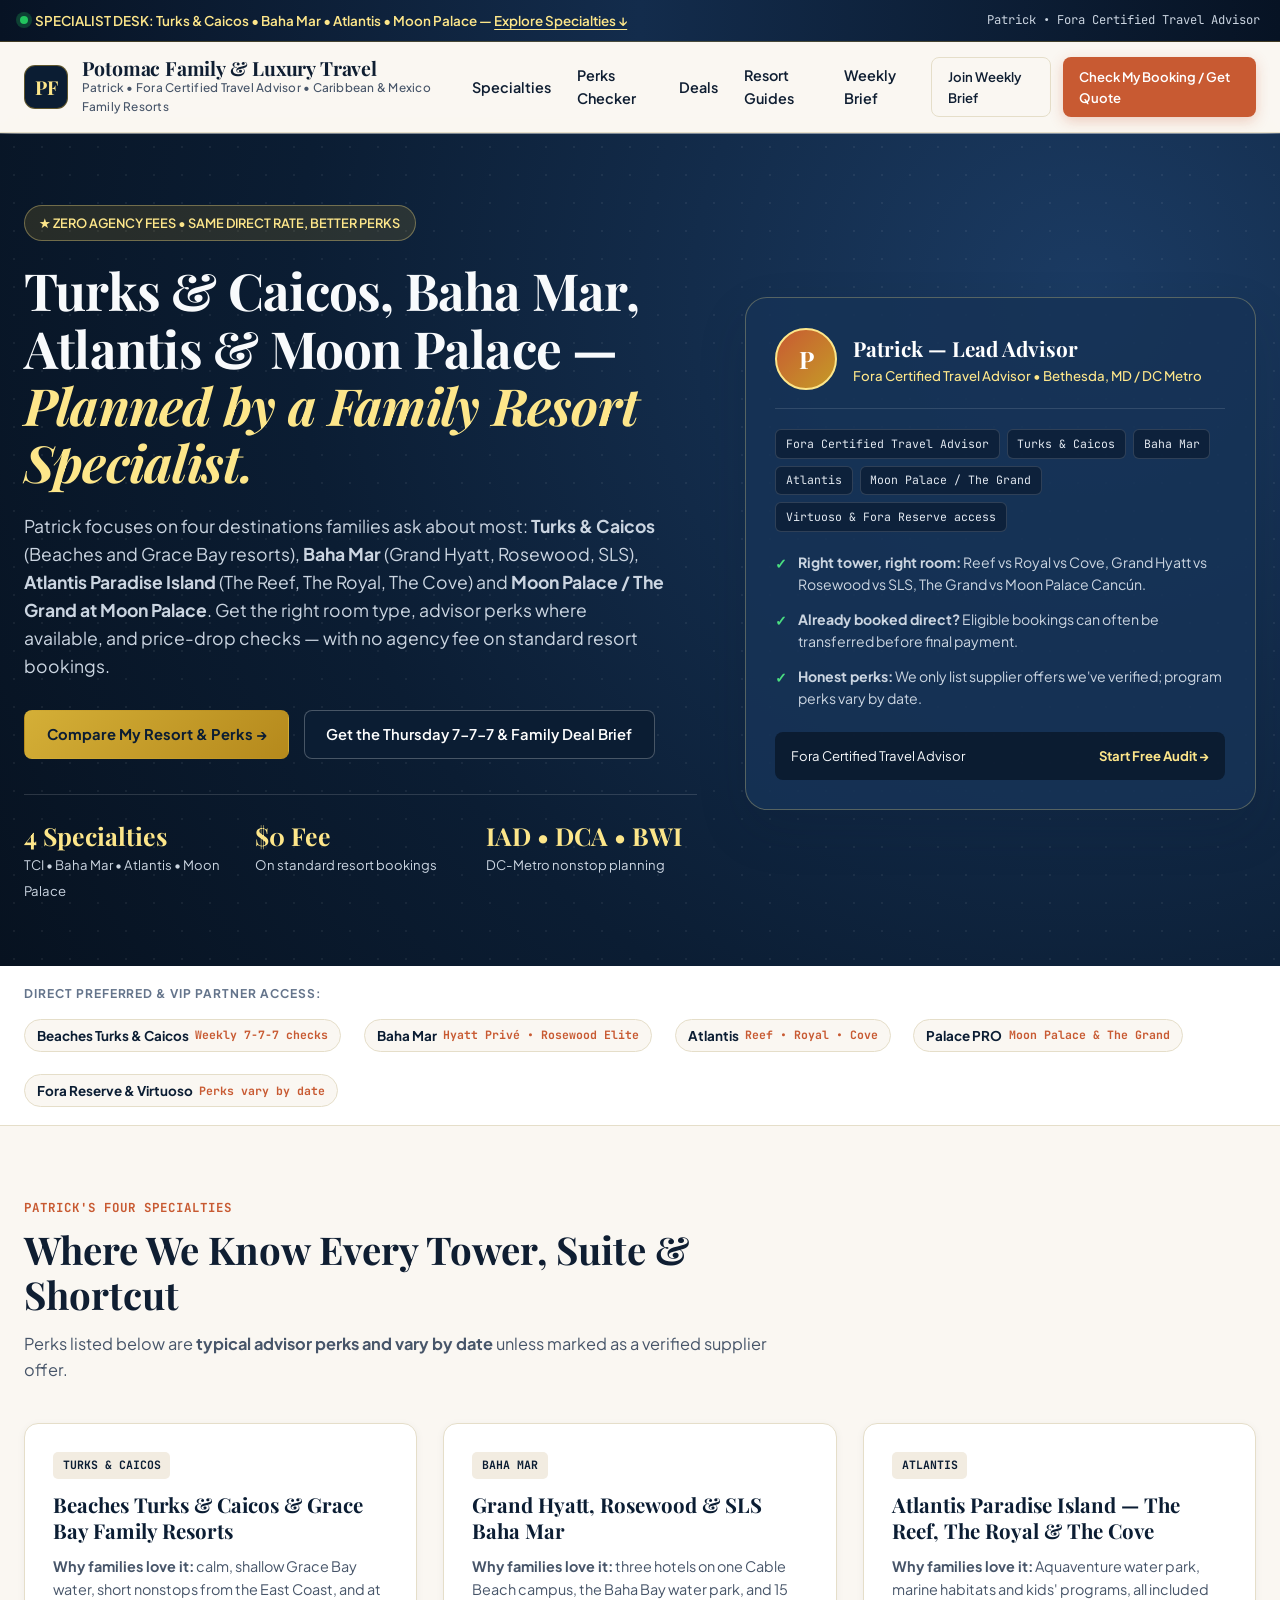
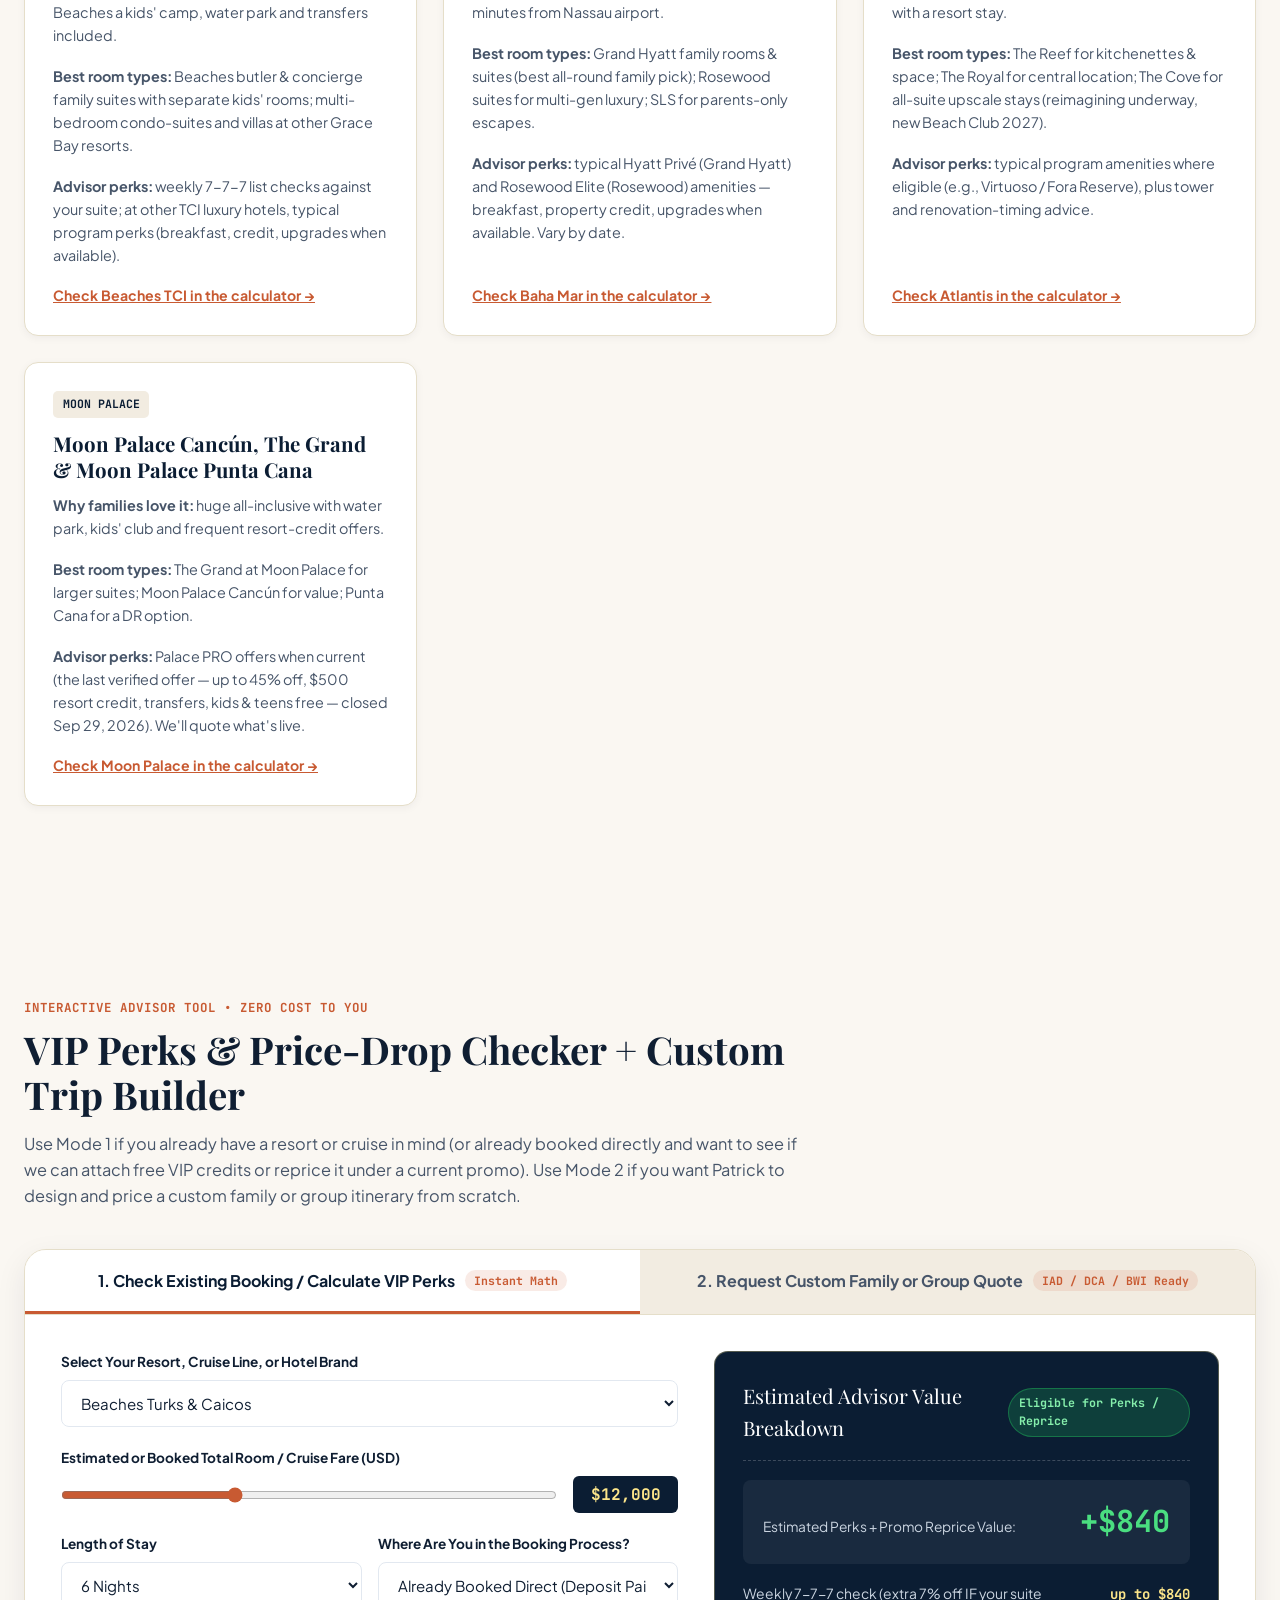
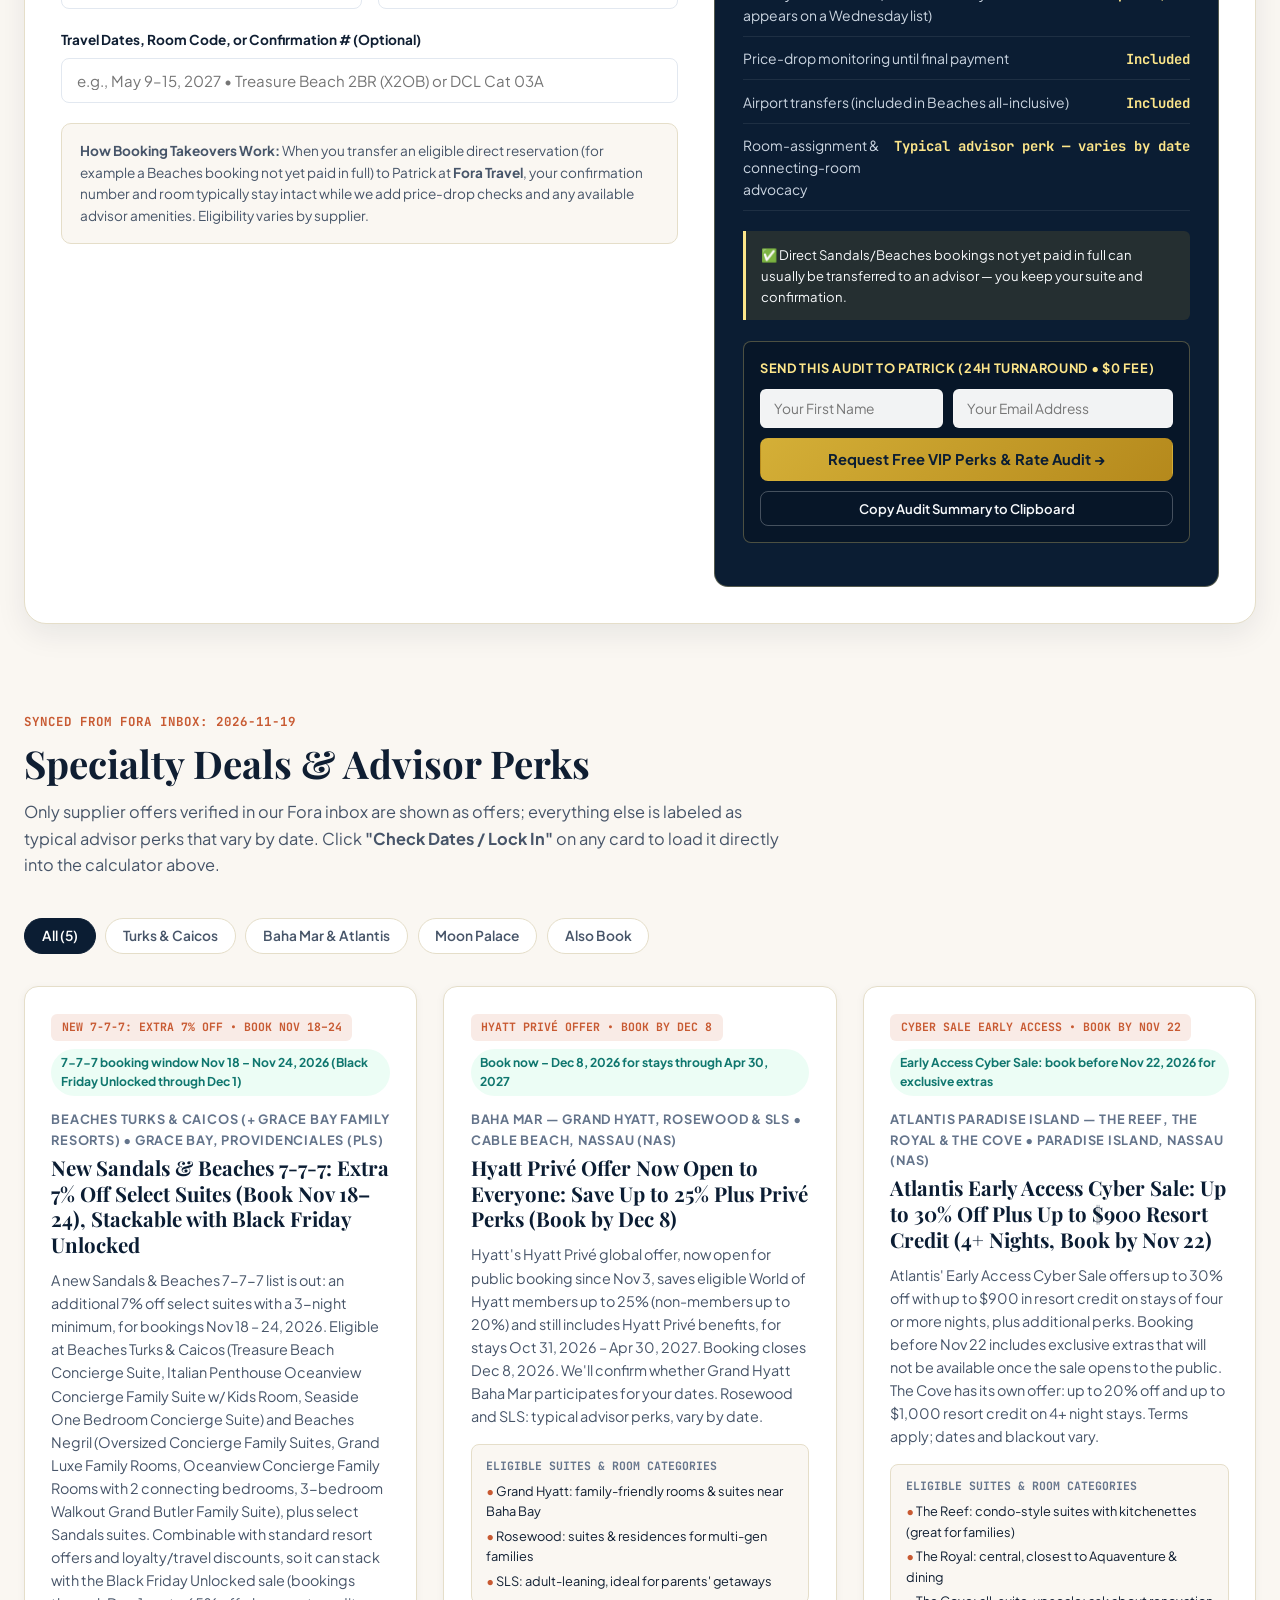
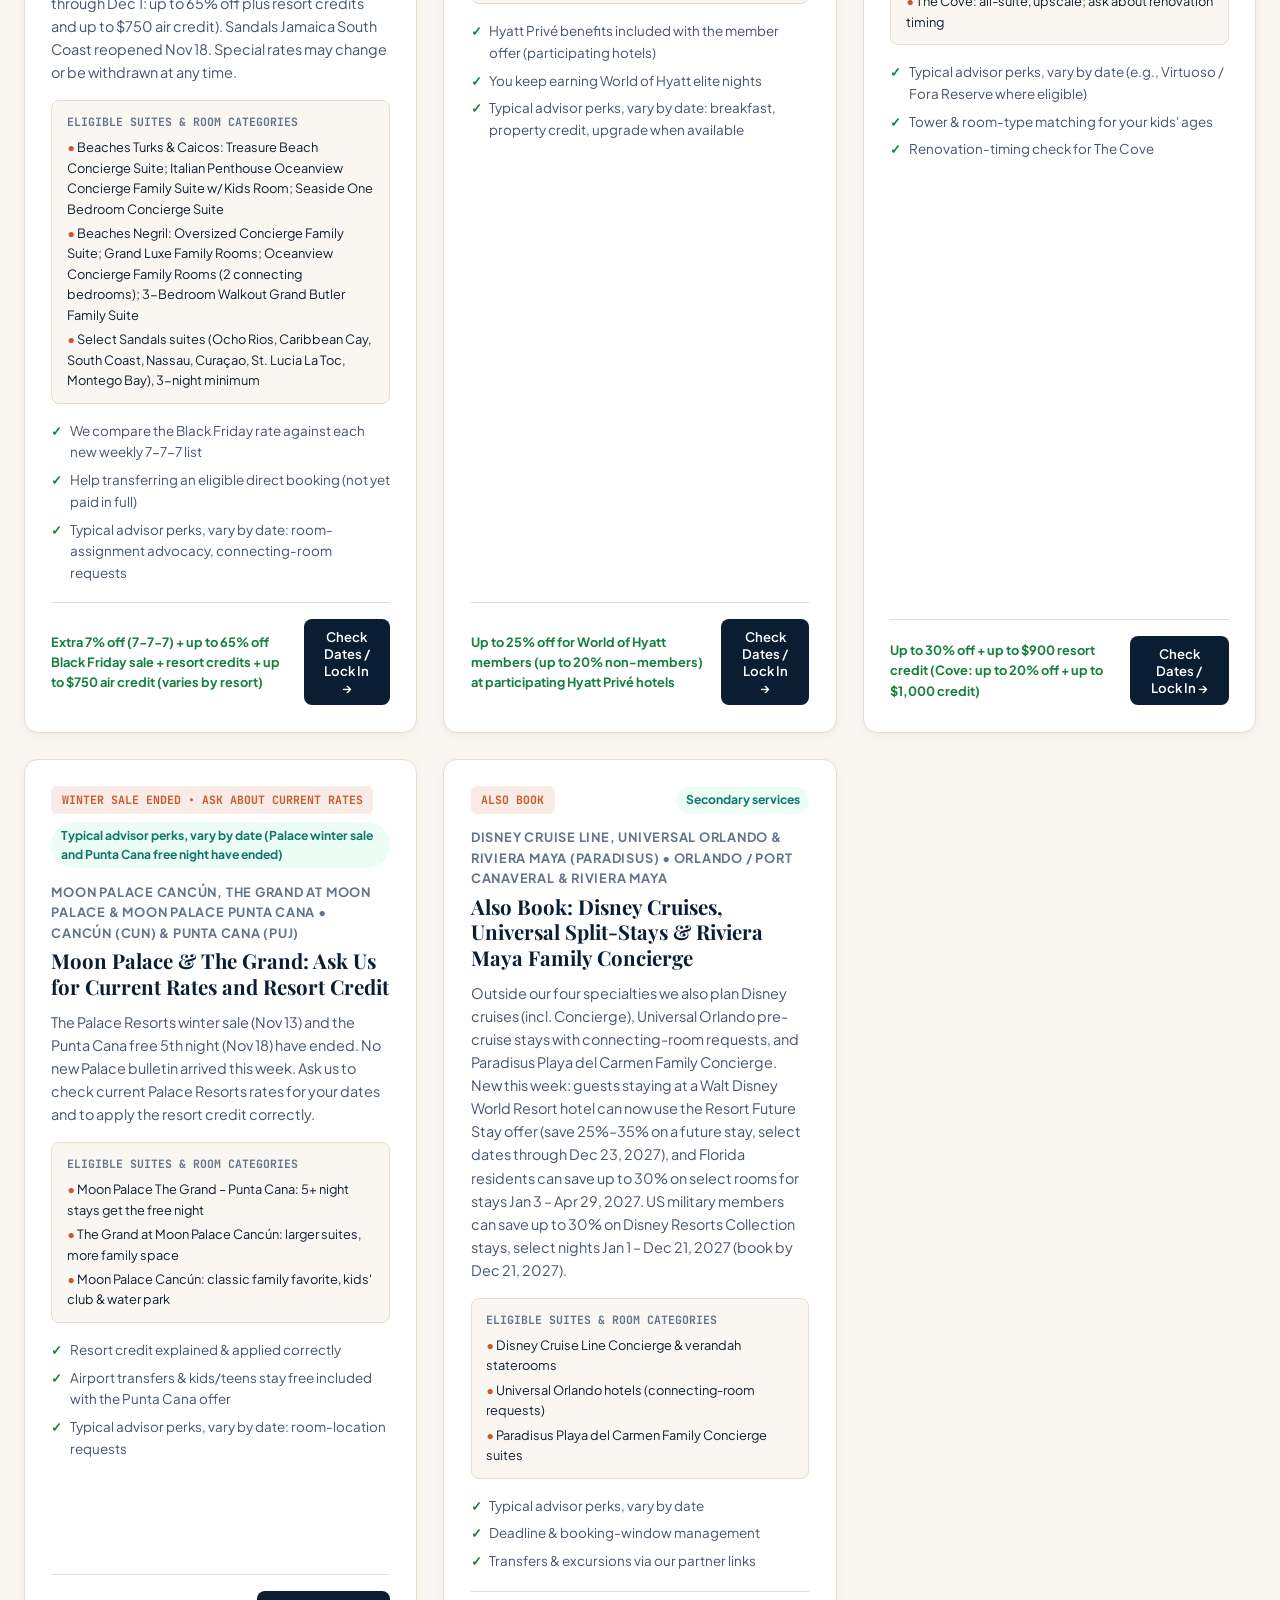
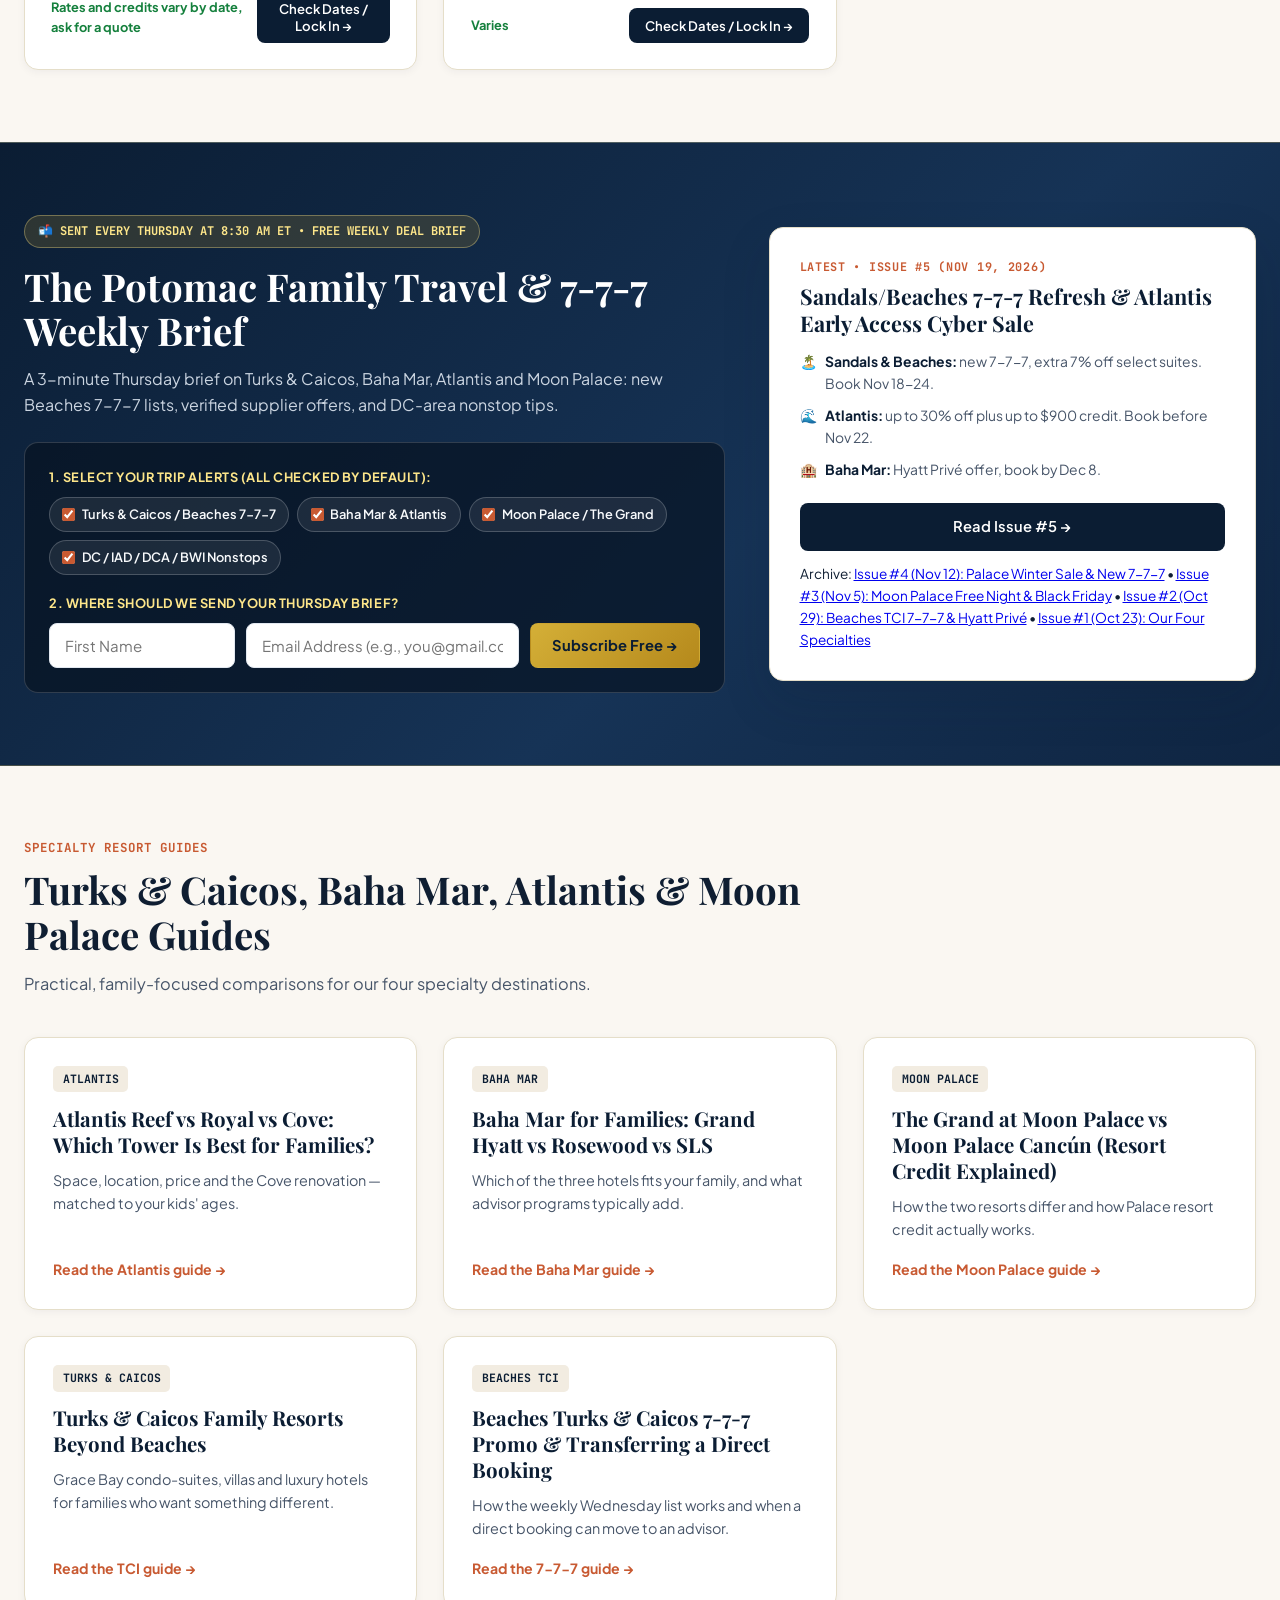
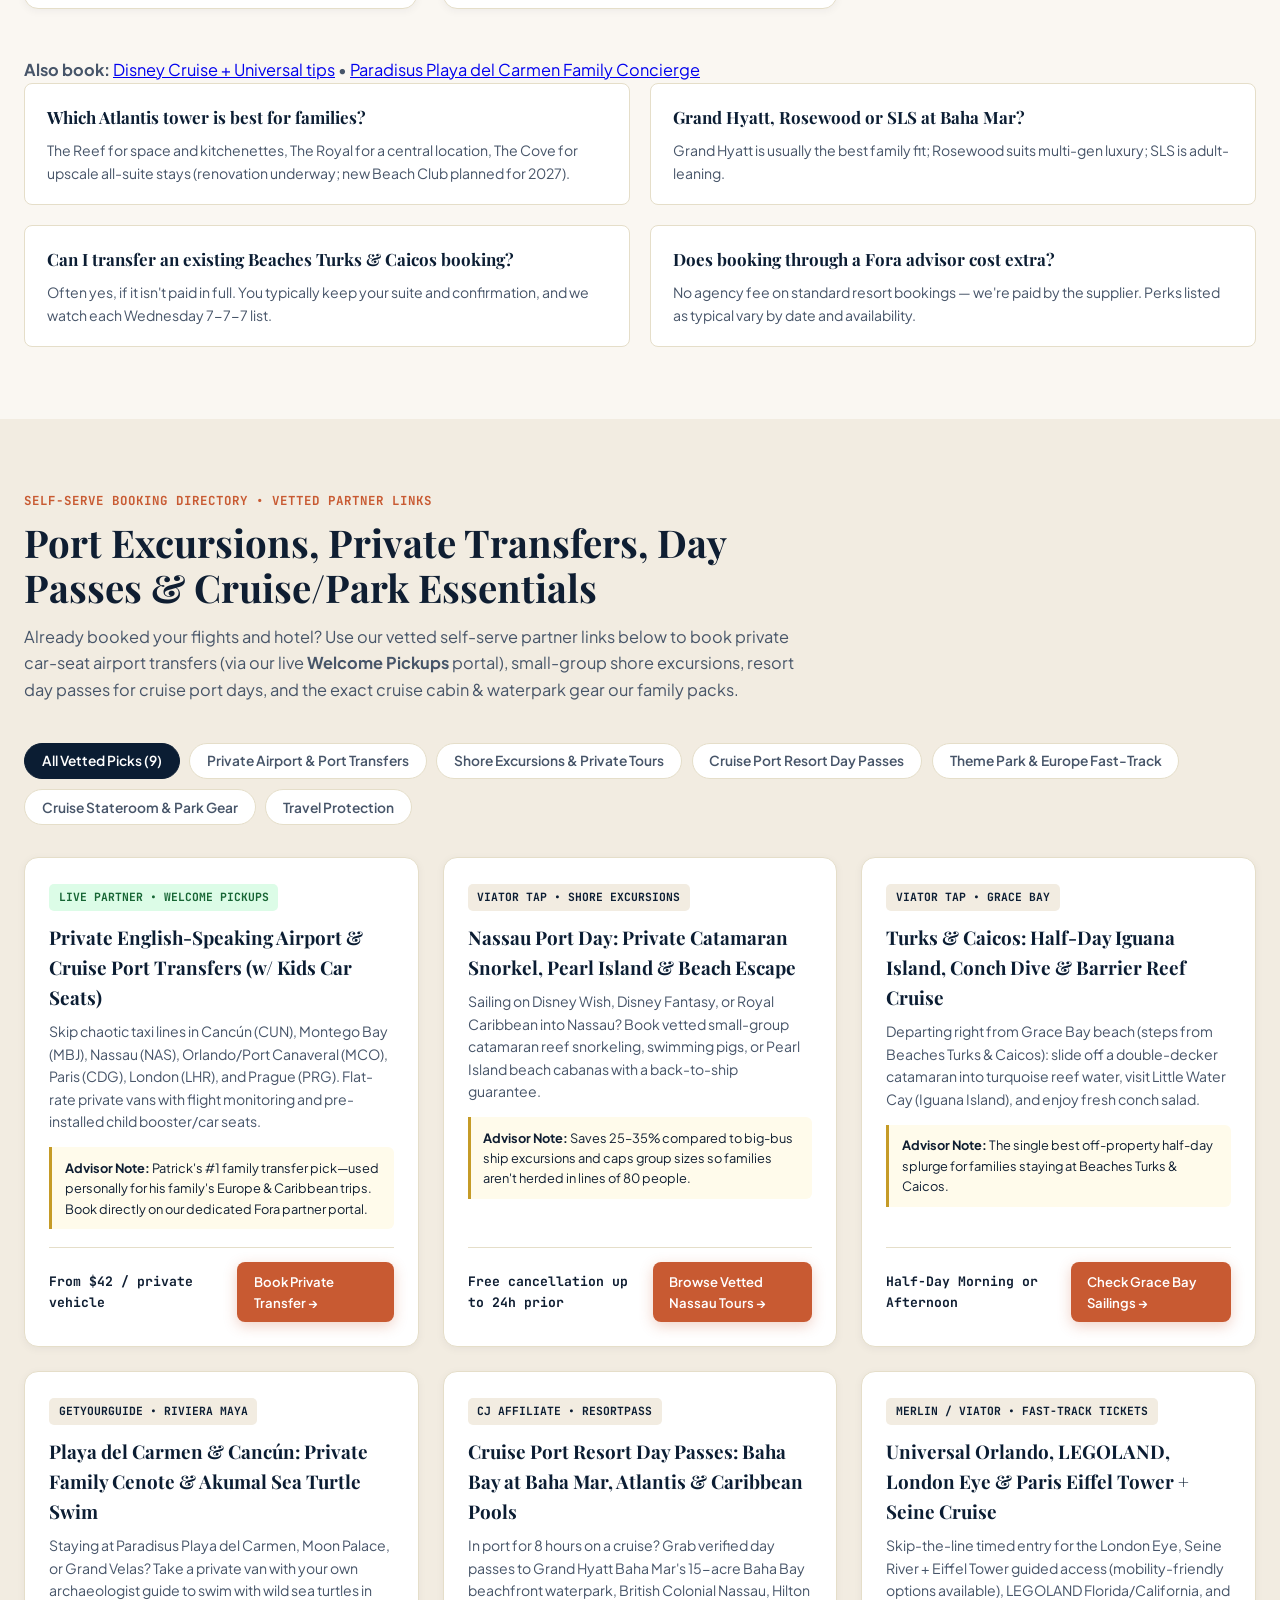
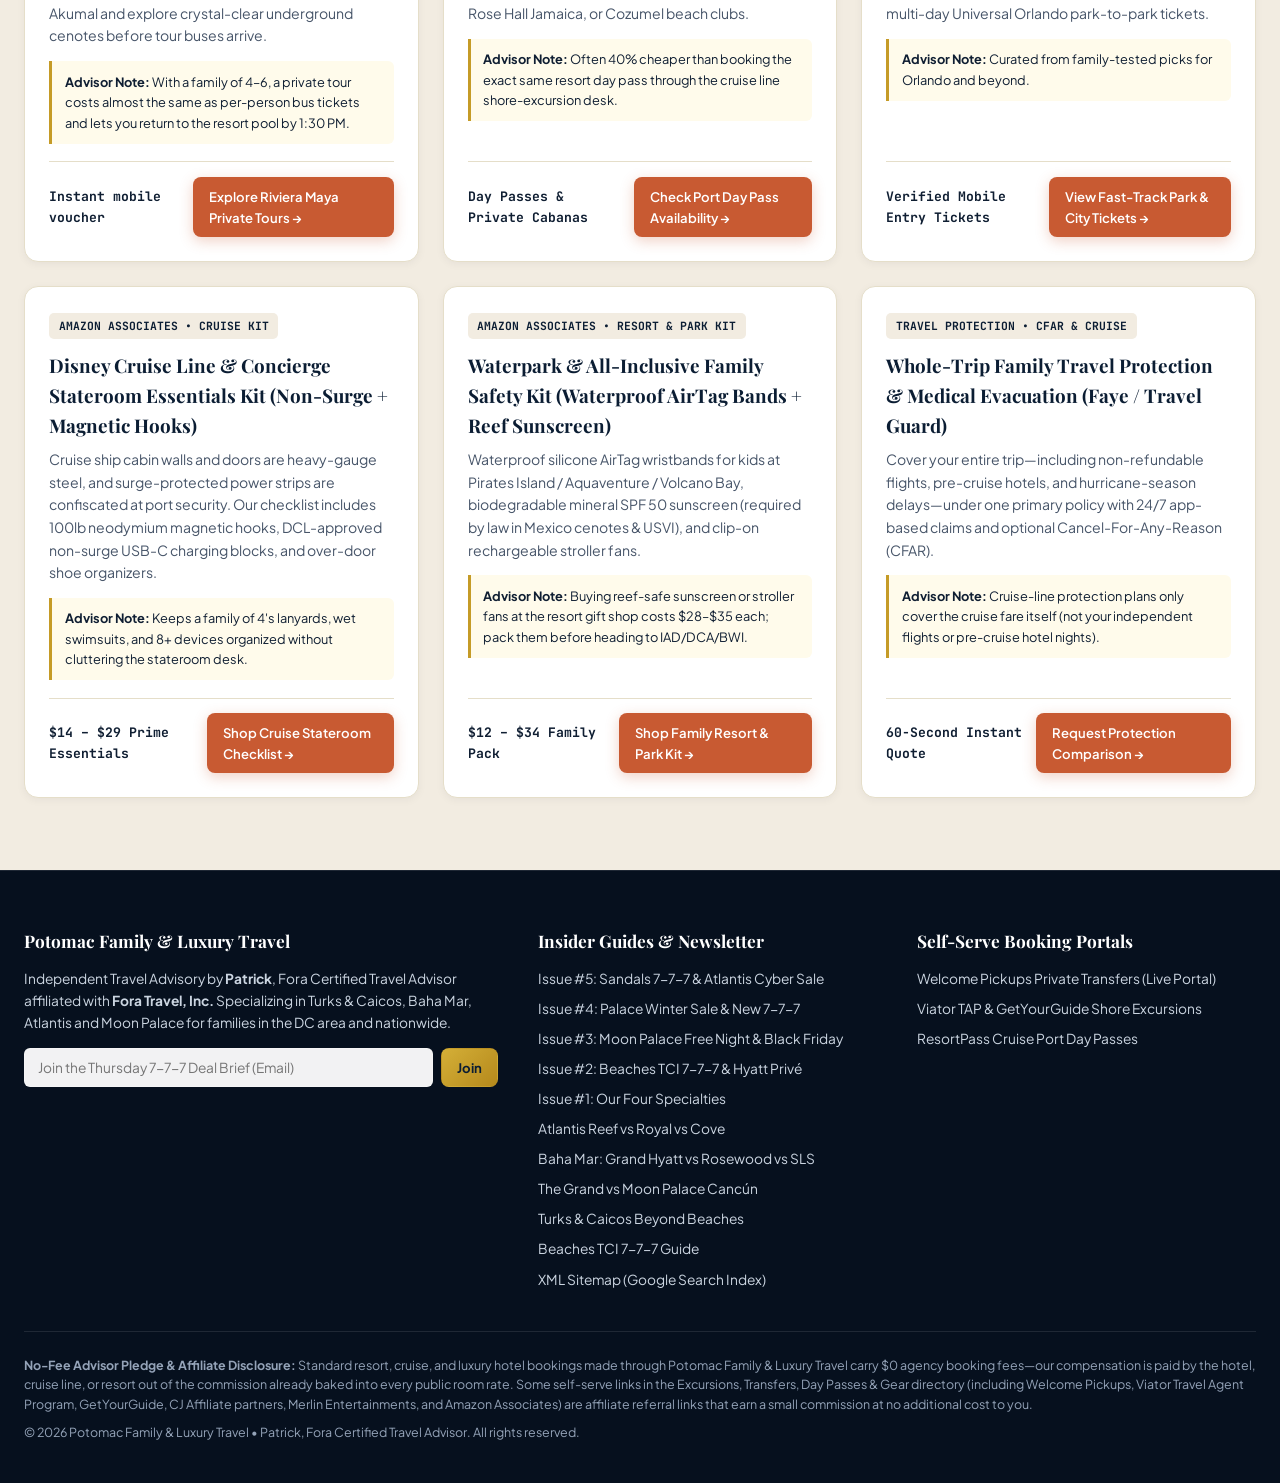
<file: index.html>
<!DOCTYPE html>
<html lang="en">
<head>
<!-- Google tag (gtag.js) -->
<script async src="https://www.googletagmanager.com/gtag/js?id=G-69E3GH722Y"></script>
<script>
  window.dataLayer = window.dataLayer || [];
  function gtag(){dataLayer.push(arguments);}
  gtag('js', new Date());

  gtag('config', 'G-69E3GH722Y');
</script>

  <meta charset="UTF-8" />
  <meta name="viewport" content="width=device-width, initial-scale=1.0" />
  <title>Potomac Family &amp; Luxury Travel | Turks &amp; Caicos, Baha Mar, Atlantis &amp; Moon Palace Family Specialist</title>
  <meta name="description" content="Patrick, Fora Certified Travel Advisor, specializes in family trips to Turks &amp; Caicos (Beaches &amp; Grace Bay resorts), Baha Mar (Grand Hyatt, Rosewood, SLS), Atlantis Paradise Island (The Reef, The Royal, The Cove) and Moon Palace / The Grand at Moon Palace. No agency fees on standard resort bookings." />
  <meta name="keywords" content="Turks and Caicos family resort travel advisor, Beaches Turks and Caicos 7-7-7, Baha Mar Grand Hyatt vs Rosewood vs SLS families, Atlantis Reef vs Royal vs Cove, The Grand at Moon Palace vs Moon Palace Cancun resort credit, Fora Travel Advisor DC" />
  <meta property="og:title" content="Potomac Family &amp; Luxury Travel | Turks &amp; Caicos • Baha Mar • Atlantis • Moon Palace" />
  <meta property="og:description" content="Check if your Beaches, Sandals, Disney Cruise Line, Paradisus, Atlantis, or Universal booking qualifies for $100–$850+ in advisor-only credits or a 7-7-7 promo reprice." />
  <meta property="og:type" content="website" />
  <link rel="canonical" href="https://potomacfamilytravel.github.io/" />
  <link rel="preconnect" href="https://fonts.googleapis.com" />
  <link rel="preconnect" href="https://fonts.gstatic.com" crossorigin />
  <link href="https://fonts.googleapis.com/css2?family=JetBrains+Mono:wght@500;700&family=Playfair+Display:ital,wght@0,600;0,700;1,600&family=Plus+Jakarta+Sans:wght@400;500;600;700&display=swap" rel="stylesheet" />
  <link rel="stylesheet" href="./styles.css" />

  <!-- Schema.org Structured Data for Google Search & Rich Snippets -->
  <script type="application/ld+json">
  {
    "@context": "https://schema.org",
    "@graph": [
      {
        "@type": "TravelAgency",
        "name": "Potomac Family & Luxury Travel",
        "description": "Boutique family luxury travel advisory by Patrick, Fora Certified Travel Advisor, specializing in Turks & Caicos, Baha Mar, Atlantis Paradise Island and Moon Palace / The Grand at Moon Palace.",
        "areaServed": ["Turks and Caicos Islands", "Nassau, The Bahamas", "Paradise Island, The Bahamas", "Cancún, Mexico", "Punta Cana, Dominican Republic", "Washington, DC Metro", "United States"],
        "priceRange": "No agency fee on standard resort bookings",
        "knowsAbout": [
          "Beaches Turks & Caicos", "Turks and Caicos family resorts", "Grace Bay",
          "Baha Mar", "Grand Hyatt Baha Mar", "Rosewood Baha Mar", "SLS Baha Mar",
          "Atlantis Paradise Island", "The Reef at Atlantis", "The Royal at Atlantis", "The Cove at Atlantis",
          "Moon Palace Cancún", "The Grand at Moon Palace", "Moon Palace Punta Cana",
          "Family all-inclusive resorts in the Caribbean and Mexico"
        ]
      },
      {
        "@type": "FAQPage",
        "mainEntity": [
          {"@type": "Question", "name": "Which Atlantis tower is best for families?", "acceptedAnswer": {"@type": "Answer", "text": "The Reef suits families wanting kitchenettes and condo-style space, The Royal is the most central for Aquaventure and dining, and The Cove is an upscale all-suite tower currently being reimagined, with a new Beach Club planned for 2027."}},
          {"@type": "Question", "name": "Grand Hyatt, Rosewood or SLS at Baha Mar for a family?", "acceptedAnswer": {"@type": "Answer", "text": "Grand Hyatt is usually the best family fit (largest, close to Baha Bay water park); Rosewood suits multi-generational families wanting quieter luxury and larger suites; SLS is more adult-leaning and great for parents' trips."}},
          {"@type": "Question", "name": "Can I transfer an existing Beaches Turks & Caicos booking to an advisor?", "acceptedAnswer": {"@type": "Answer", "text": "Often yes, if it is not yet paid in full. You generally keep your suite and confirmation number, and we monitor the weekly Wednesday 7-7-7 lists for your suite."}}
        ]
      }
    ]
  }
  </script>
</head>
<body>

  <!-- Live Promo Announcement Bar -->
  <div class="announcement-bar">
    <div class="announcement-inner">
      <div class="live-pulse">
        <span class="pulse-dot"></span>
        <span>SPECIALIST DESK: Turks &amp; Caicos • Baha Mar • Atlantis • Moon Palace — <a href="#specialties">Explore Specialties &darr;</a></span>
      </div>
      <div class="announcement-credentials">Patrick • Fora Certified Travel Advisor</div>
    </div>
  </div>

  <!-- Sticky Site Header -->
  <header class="site-header">
    <div class="header-inner">
      <a href="#" class="brand">
        <div class="brand-monogram">PF</div>
        <div class="brand-text">
          <span class="brand-name">Potomac Family &amp; Luxury Travel</span>
          <span class="brand-sub">Patrick • Fora Certified Travel Advisor • Caribbean &amp; Mexico Family Resorts</span>
        </div>
      </a>

      <nav class="main-nav" aria-label="Main Navigation">
        <a href="#specialties">Specialties</a>
        <a href="#perks-checker">Perks Checker</a>
        <a href="#live-deals">Deals</a>
        <a href="#insider-guides">Resort Guides</a>
        <a href="#newsletter">Weekly Brief</a>
      </nav>

      <div class="header-cta-group">
        <a href="#newsletter" class="btn btn-outline btn-sm">Join Weekly Brief</a>
        <a href="#perks-checker" class="btn btn-primary btn-sm">Check My Booking / Get Quote</a>
      </div>
    </div>
  </header>

  <!-- Hero Section -->
  <section class="hero">
    <div class="hero-inner">
      <div class="hero-copy">
        <div class="hero-eyebrow">
          <span>★ ZERO AGENCY FEES • SAME DIRECT RATE, BETTER PERKS</span>
        </div>
        <h1>
          Turks &amp; Caicos, Baha Mar, Atlantis &amp; Moon Palace — <span class="highlight">Planned by a Family Resort Specialist.</span>
        </h1>
        <p class="hero-lead">
          Patrick focuses on four destinations families ask about most: <strong>Turks &amp; Caicos</strong> (Beaches and Grace Bay resorts), <strong>Baha Mar</strong> (Grand Hyatt, Rosewood, SLS), <strong>Atlantis Paradise Island</strong> (The Reef, The Royal, The Cove) and <strong>Moon Palace / The Grand at Moon Palace</strong>. Get the right room type, advisor perks where available, and price-drop checks — with no agency fee on standard resort bookings.
        </p>

        <div class="hero-actions">
          <a href="#perks-checker" class="btn btn-gold">
            Compare My Resort &amp; Perks &rarr;
          </a>
          <a href="#newsletter" class="btn btn-navy" style="border-color: rgba(255,255,255,0.25);">
            Get the Thursday 7-7-7 &amp; Family Deal Brief
          </a>
        </div>

        <div class="hero-metrics">
          <div class="metric-item"><strong>4 Specialties</strong><span>TCI • Baha Mar • Atlantis • Moon Palace</span></div>
          <div class="metric-item"><strong>$0 Fee</strong><span>On standard resort bookings</span></div>
          <div class="metric-item"><strong>IAD • DCA • BWI</strong><span>DC-Metro nonstop planning</span></div>
        </div>
      </div>

      <!-- Right Advisor Credentials Card -->
      <aside class="hero-advisor-card" aria-label="Advisor Credentials">
        <div class="advisor-header">
          <div class="advisor-avatar">P</div>
          <div class="advisor-meta">
            <h2>Patrick — Lead Advisor</h2>
            <p>Fora Certified Travel Advisor • Bethesda, MD / DC Metro</p>
          </div>
        </div>

        <div class="advisor-badges">
          <span class="mini-badge">Fora Certified Travel Advisor</span>
          <span class="mini-badge">Turks &amp; Caicos</span>
          <span class="mini-badge">Baha Mar</span>
          <span class="mini-badge">Atlantis</span>
          <span class="mini-badge">Moon Palace / The Grand</span>
          <span class="mini-badge">Virtuoso &amp; Fora Reserve access</span>
        </div>

        <ul class="advisor-checklist">
          <li><span class="check-icon">✓</span><span><strong>Right tower, right room:</strong> Reef vs Royal vs Cove, Grand Hyatt vs Rosewood vs SLS, The Grand vs Moon Palace Cancún.</span></li>
          <li><span class="check-icon">✓</span><span><strong>Already booked direct?</strong> Eligible bookings can often be transferred before final payment.</span></li>
          <li><span class="check-icon">✓</span><span><strong>Honest perks:</strong> We only list supplier offers we've verified; program perks vary by date.</span></li>
        </ul>

        <div class="advisor-card-footer">
          <span>Fora Certified Travel Advisor</span>
          <a href="#perks-checker" style="color: #FDE68A; font-weight: 700; text-decoration: none;">Start Free Audit &rarr;</a>
        </div>
      </aside>
    </div>
  </section>

  <!-- Partner Programs Trust Bar -->
  <div class="trust-bar">
    <div class="trust-inner">
      <span class="trust-label">Direct Preferred &amp; VIP Partner Access:</span>
      <div class="trust-logos">
        <span class="trust-pill">Beaches Turks &amp; Caicos <small>Weekly 7-7-7 checks</small></span>
        <span class="trust-pill">Baha Mar <small>Hyatt Privé • Rosewood Elite</small></span>
        <span class="trust-pill">Atlantis <small>Reef • Royal • Cove</small></span>
        <span class="trust-pill">Palace PRO <small>Moon Palace &amp; The Grand</small></span>
        <span class="trust-pill">Fora Reserve &amp; Virtuoso <small>Perks vary by date</small></span>
      </div>
    </div>
  </div>

  <!-- SPECIALTIES -->
  <section id="specialties" class="section">
    <div class="section-header">
      <span class="section-eyebrow">Patrick's Four Specialties</span>
      <h2 class="section-title">Where We Know Every Tower, Suite &amp; Shortcut</h2>
      <p class="section-desc">Perks listed below are <strong>typical advisor perks and vary by date</strong> unless marked as a verified supplier offer.</p>
    </div>
    <div class="guides-grid specialties-grid">
      <article class="guide-card">
        <div>
          <div class="guide-meta"><span class="guide-tag">TURKS &amp; CAICOS</span></div>
          <h3>Beaches Turks &amp; Caicos &amp; Grace Bay Family Resorts</h3>
          <p><strong>Why families love it:</strong> calm, shallow Grace Bay water, short nonstops from the East Coast, and at Beaches a kids' camp, water park and transfers included.</p>
          <p><strong>Best room types:</strong> Beaches butler &amp; concierge family suites with separate kids' rooms; multi-bedroom condo-suites and villas at other Grace Bay resorts.</p>
          <p><strong>Advisor perks:</strong> weekly 7-7-7 list checks against your suite; at other TCI luxury hotels, typical program perks (breakfast, credit, upgrades when available).</p>
        </div>
        <a href="#perks-checker" data-prefill="beaches-tc" class="guide-link-cta">Check Beaches TCI in the calculator &rarr;</a>
      </article>
      <article class="guide-card">
        <div>
          <div class="guide-meta"><span class="guide-tag">BAHA MAR</span></div>
          <h3>Grand Hyatt, Rosewood &amp; SLS Baha Mar</h3>
          <p><strong>Why families love it:</strong> three hotels on one Cable Beach campus, the Baha Bay water park, and 15 minutes from Nassau airport.</p>
          <p><strong>Best room types:</strong> Grand Hyatt family rooms &amp; suites (best all-round family pick); Rosewood suites for multi-gen luxury; SLS for parents-only escapes.</p>
          <p><strong>Advisor perks:</strong> typical Hyatt Privé (Grand Hyatt) and Rosewood Elite (Rosewood) amenities — breakfast, property credit, upgrades when available. Vary by date.</p>
        </div>
        <a href="#perks-checker" data-prefill="baha-mar" class="guide-link-cta">Check Baha Mar in the calculator &rarr;</a>
      </article>
      <article class="guide-card">
        <div>
          <div class="guide-meta"><span class="guide-tag">ATLANTIS</span></div>
          <h3>Atlantis Paradise Island — The Reef, The Royal &amp; The Cove</h3>
          <p><strong>Why families love it:</strong> Aquaventure water park, marine habitats and kids' programs, all included with a resort stay.</p>
          <p><strong>Best room types:</strong> The Reef for kitchenettes &amp; space; The Royal for central location; The Cove for all-suite upscale stays (reimagining underway, new Beach Club 2027).</p>
          <p><strong>Advisor perks:</strong> typical program amenities where eligible (e.g., Virtuoso / Fora Reserve), plus tower and renovation-timing advice.</p>
        </div>
        <a href="#perks-checker" data-prefill="atlantis" class="guide-link-cta">Check Atlantis in the calculator &rarr;</a>
      </article>
      <article class="guide-card">
        <div>
          <div class="guide-meta"><span class="guide-tag">MOON PALACE</span></div>
          <h3>Moon Palace Cancún, The Grand &amp; Moon Palace Punta Cana</h3>
          <p><strong>Why families love it:</strong> huge all-inclusive with water park, kids' club and frequent resort-credit offers.</p>
          <p><strong>Best room types:</strong> The Grand at Moon Palace for larger suites; Moon Palace Cancún for value; Punta Cana for a DR option.</p>
          <p><strong>Advisor perks:</strong> Palace PRO offers when current (the last verified offer — up to 45% off, $500 resort credit, transfers, kids &amp; teens free — closed Sep 29, 2026). We'll quote what's live.</p>
        </div>
        <a href="#perks-checker" data-prefill="moon-palace" class="guide-link-cta">Check Moon Palace in the calculator &rarr;</a>
      </article>
    </div>
  </section>

  <!-- REVENUE ENGINE #1A: Interactive VIP Perks & Price-Drop Checker + Custom Trip Builder -->
  <section id="perks-checker" class="section">
    <div class="section-header">
      <span class="section-eyebrow">Interactive Advisor Tool • Zero Cost to You</span>
      <h2 class="section-title">VIP Perks &amp; Price-Drop Checker + Custom Trip Builder</h2>
      <p class="section-desc">
        Use Mode 1 if you already have a resort or cruise in mind (or already booked directly and want to see if we can attach free VIP credits or reprice it under a current promo). Use Mode 2 if you want Patrick to design and price a custom family or group itinerary from scratch.
      </p>
    </div>

    <div class="engine-shell">
      <div class="engine-tabs" role="tablist">
        <button type="button" class="engine-tab-btn active" data-tab="panel-checker">
          <span>1. Check Existing Booking / Calculate VIP Perks</span>
          <span class="tab-pill">Instant Math</span>
        </button>
        <button type="button" class="engine-tab-btn" data-tab="panel-quote">
          <span>2. Request Custom Family or Group Quote</span>
          <span class="tab-pill">IAD / DCA / BWI Ready</span>
        </button>
      </div>

      <!-- Mode 1: Existing Booking / Perks & Price-Drop Calculator -->
      <div id="panel-checker" class="engine-panel active">
        <div class="calculator-grid">
          <div class="calculator-inputs">
            <div class="form-group">
              <label class="form-label" for="calc-brand">Select Your Resort, Cruise Line, or Hotel Brand</label>
              <select id="calc-brand" class="form-select">
                <option value="beaches-tc">Beaches Turks &amp; Caicos</option>
                <option value="turks-caicos">Other Turks &amp; Caicos Family Resorts (Grace Bay)</option>
                <option value="baha-mar">Baha Mar — Grand Hyatt / Rosewood / SLS</option>
                <option value="atlantis">Atlantis — The Reef / The Royal / The Cove</option>
                <option value="moon-palace">Moon Palace Cancún / The Grand / Moon Palace Punta Cana</option>
                <option value="disney-cruise">Also book: Disney Cruise Line + Universal</option>
                <option value="paradisus-melia">Also book: Paradisus Playa del Carmen</option>
                <option value="luxury-hotel">Other luxury hotel or resort</option>
              </select>
            </div>

            <div class="form-group">
              <label class="form-label" for="calc-cost">Estimated or Booked Total Room / Cruise Fare (USD)</label>
              <div class="range-wrap">
                <input type="range" id="calc-cost" min="2500" max="30000" step="500" value="12000" />
                <span id="calc-cost-display" class="range-value-badge">$12,000</span>
              </div>
            </div>

            <div class="form-row">
              <div class="form-group">
                <label class="form-label" for="calc-nights">Length of Stay</label>
                <select id="calc-nights" class="form-select">
                  <option value="3">3 Nights</option>
                  <option value="4">4 Nights</option>
                  <option value="5">5 Nights</option>
                  <option value="6" selected>6 Nights</option>
                  <option value="7">7 Nights (Full Week)</option>
                  <option value="10">10+ Nights</option>
                </select>
              </div>

              <div class="form-group">
                <label class="form-label" for="calc-status">Where Are You in the Booking Process?</label>
                <select id="calc-status" class="form-select">
                  <option value="not-booked">Haven't Booked Yet — Want Best Rate + Perks</option>
                  <option value="recent-deposit" selected>Already Booked Direct (Deposit Paid, Not Paid in Full)</option>
                  <option value="loyalty-desk">Booked On-Site at Loyalty Desk / Cruise Placeholder</option>
                  <option value="paid-in-full">Already Paid in Full (Check Flexible Rebook Options)</option>
                </select>
              </div>
            </div>

            <div class="form-group">
              <label class="form-label" for="calc-details">Travel Dates, Room Code, or Confirmation # (Optional)</label>
              <input
                type="text"
                id="calc-details"
                class="form-input"
                placeholder="e.g., May 9–15, 2027 • Treasure Beach 2BR (X2OB) or DCL Cat 03A"
              />
            </div>

            <div style="background: var(--bg-sand); border: 1px solid var(--border-light); border-radius: 10px; padding: 1rem 1.15rem; font-size: 0.85rem; color: var(--text-secondary);">
              <strong>How Booking Takeovers Work:</strong> When you transfer an eligible direct reservation (for example a Beaches booking not yet paid in full) to Patrick at <strong>Fora Travel</strong>, your confirmation number and room typically stay intact while we add price-drop checks and any available advisor amenities. Eligibility varies by supplier.
            </div>
          </div>

          <!-- Right: Live Calculated Perks & Savings Receipt + In-Page Submit -->
          <div class="receipt-card" aria-live="polite">
            <div class="receipt-header">
              <span class="receipt-title">Estimated Advisor Value Breakdown</span>
              <span id="receipt-status-badge" class="status-badge">Eligible for Perks / Reprice</span>
            </div>

            <div class="receipt-total-box">
              <span>Estimated Perks + Promo Reprice Value:</span>
              <strong id="receipt-total-value" class="receipt-total-amount">+$1,025</strong>
            </div>

            <ul id="receipt-line-items" class="receipt-line-items">
              <!-- Populated dynamically by app.js -->
            </ul>

            <div id="receipt-takeover-rule" class="takeover-rule-box">
              <!-- Populated dynamically by app.js -->
            </div>

            <!-- In-Page Lead Capture Form -->
            <form id="receipt-audit-form" class="receipt-lead-form">
              <span class="receipt-lead-form-title">Send This Audit to Patrick (24h Turnaround • $0 Fee)</span>
              <div class="receipt-input-row">
                <input type="text" id="audit-name" class="receipt-input" placeholder="Your First Name" required />
                <input type="email" id="audit-email" class="receipt-input" placeholder="Your Email Address" required />
              </div>
              <div class="receipt-actions">
                <button type="submit" class="btn btn-gold" style="width: 100%;">
                  Request Free VIP Perks &amp; Rate Audit &rarr;
                </button>
                <button type="button" id="receipt-copy-btn" class="btn btn-outline btn-sm" style="color: #F8FAFC; border-color: rgba(255,255,255,0.25);">
                  Copy Audit Summary to Clipboard
                </button>
              </div>
              <div id="receipt-confirm-banner" class="confirmation-banner" role="status"></div>
            </form>
          </div>
        </div>
      </div>

      <!-- Mode 2: Custom Family & Multi-Gen Trip Quote Builder -->
      <div id="panel-quote" class="engine-panel">
        <form id="custom-quote-form" class="calculator-grid">
          <div>
            <div class="form-row">
              <div class="form-group">
                <label class="form-label" for="quote-name">Your Name</label>
                <input type="text" id="quote-name" class="form-input" placeholder="e.g., Sarah &amp; Mark" required />
              </div>
              <div class="form-group">
                <label class="form-label" for="quote-email">Your Email Address</label>
                <input type="email" id="quote-email" class="form-input" placeholder="you@example.com" required />
              </div>
            </div>

            <div class="form-row">
              <div class="form-group">
                <label class="form-label" for="quote-type">Trip Type</label>
                <select id="quote-type" class="form-select">
                  <option value="Turks & Caicos (Beaches or Grace Bay resorts)">Turks &amp; Caicos (Beaches or Grace Bay resorts)</option>
                  <option value="Baha Mar (Grand Hyatt / Rosewood / SLS)">Baha Mar (Grand Hyatt / Rosewood / SLS)</option>
                  <option value="Atlantis (The Reef / The Royal / The Cove)">Atlantis (The Reef / The Royal / The Cove)</option>
                  <option value="Moon Palace / The Grand at Moon Palace">Moon Palace / The Grand at Moon Palace</option>
                  <option value="Other Caribbean / Mexico luxury family resort">Other Caribbean / Mexico luxury family resort</option>
                  <option value="Also book: Disney Cruise / Universal">Also book: Disney Cruise / Universal</option>
                  <option value="Multi-Generational Group Trip (3+ Rooms / Villas)">Multi-Generational Group Trip (3+ Rooms / Villas)</option>
                </select>
              </div>

              <div class="form-group">
                <label class="form-label" for="quote-rooms">Preferred Room Setup</label>
                <select id="quote-rooms" class="form-select">
                  <option value="2-Bedroom Family Suite or Butler Villa">2-Bedroom Family Suite or Butler Villa</option>
                  <option value="Guaranteed Connecting Rooms (2 Rooms w/ Inner Door)">Guaranteed Connecting Rooms (2 Rooms w/ Inner Door)</option>
                  <option value="Family Concierge Swim-Up Suite">Family Concierge Swim-Up Suite</option>
                  <option value="1 Family Room / Suite (Sleeps 4–6)">1 Family Room / Suite (Sleeps 4–6)</option>
                  <option value="3+ Rooms for Multi-Family / Grandparents Group">3+ Rooms for Multi-Family / Grandparents Group</option>
                </select>
              </div>
            </div>

            <div class="form-row">
              <div class="form-group">
                <label class="form-label" for="quote-hub">Primary Departure Airport</label>
                <select id="quote-hub" class="form-select">
                  <option value="iad" selected>Washington Dulles (IAD)</option>
                  <option value="dca">Reagan National (DCA)</option>
                  <option value="bwi">Baltimore / Washington (BWI)</option>
                  <option value="other">Other US Gateway / Multi-City Family</option>
                </select>
              </div>

              <div class="form-group">
                <label class="form-label" for="quote-budget">Target Total Accommodation/Cruise Budget</label>
                <select id="quote-budget" class="form-select">
                  <option value="$5,000 – $8,000">$5,000 – $8,000</option>
                  <option value="$8,000 – $14,000" selected>$8,000 – $14,000</option>
                  <option value="$14,000 – $22,000">$14,000 – $22,000 (Butler / Concierge / Multi-Room)</option>
                  <option value="$22,000+">$22,000+ (Multi-Gen Villa / 3+ Rooms)</option>
                </select>
              </div>
            </div>

            <div class="form-row">
              <div class="form-group">
                <label class="form-label" for="quote-dates">Target Dates or School Break</label>
                <input type="text" id="quote-dates" class="form-input" placeholder="e.g., MCPS/FCPS Spring Break Mar 2027, Jan 2027, or Summer" />
              </div>
              <div class="form-group">
                <label class="form-label" for="quote-travelers">Travelers &amp; Kids' Ages</label>
                <input type="text" id="quote-travelers" class="form-input" placeholder="e.g., 2 Adults, 2 Kids (ages 7 &amp; 10) + Grandparents" />
              </div>
            </div>

            <div class="form-group">
              <label class="form-label" for="quote-notes">Anything Else We Should Know?</label>
              <textarea id="quote-notes" rows="2" class="form-textarea" placeholder="Waterpark priorities, dietary/allergy needs, mobility considerations for grandparents, or resorts you're comparing..."></textarea>
            </div>
          </div>

          <div class="receipt-card">
            <div class="receipt-header">
              <span class="receipt-title">What You Receive (Within 24 Hours)</span>
              <span class="status-badge">$0 Advisory Fee</span>
            </div>

            <ul class="receipt-line-items">
              <li>
                <span>Side-by-Side Comparison of 2–3 Vetted Room Configurations</span>
                <strong>Included</strong>
              </li>
              <li>
                <span>Advisor-Only Perks Attached (where available)</span>
                <strong>$100–$800+</strong>
              </li>
              <li>
                <span>Written Hotel Room-Assigner Follow-Up for Connecting Rooms</span>
                <strong>Included</strong>
              </li>
              <li>
                <span>Continuous Promo &amp; 7-7-7 Price-Drop Monitoring Until Travel</span>
                <strong>Included</strong>
              </li>
            </ul>

            <div id="hub-insider-tip" class="takeover-rule-box">
              ✈️ IAD Insider Note: United runs seasonal Saturday/Sunday nonstops from Dulles (IAD) to Providenciales (PLS), Nassau (NAS), Cancún (CUN), Montego Bay (MBJ), and Aruba (AUA)—saving families a full connection day.
            </div>

            <div class="receipt-actions">
              <button type="submit" class="btn btn-gold">
                Submit Custom Quote Request to Patrick &rarr;
              </button>
              <button type="button" id="copy-custom-quote-btn" class="btn btn-outline" style="color: #F8FAFC; border-color: rgba(255,255,255,0.25);">
                Copy Trip Brief to Clipboard
              </button>
            </div>
            <div id="quote-confirm-banner" class="confirmation-banner" role="status"></div>
          </div>
        </form>
      </div>
    </div>
  </section>

  <!-- REVENUE ENGINE #1B: Live Advisor-Only Deals & Flash Promos -->
  <section id="live-deals" class="section" style="padding-top: 1rem;">
    <div class="section-header" style="display: flex; align-items: flex-end; justify-content: space-between; flex-wrap: wrap; gap: 1rem; max-width: 100%;">
      <div style="max-width: 760px;">
        <span class="section-eyebrow" id="deals-last-updated">Synced from Fora Inbox: Oct 23, 2026</span>
        <h2 class="section-title">Specialty Deals &amp; Advisor Perks</h2>
        <p class="section-desc">
          Only supplier offers verified in our Fora inbox are shown as offers; everything else is labeled as typical advisor perks that vary by date. Click <strong>"Check Dates / Lock In"</strong> on any card to load it directly into the calculator above.
        </p>
      </div>
    </div>

    <div id="deals-filter-bar" class="filter-bar" role="region" aria-label="Filter Deals">
      <button type="button" class="filter-btn active" data-filter="all">All (5)</button>
      <button type="button" class="filter-btn" data-filter="turks-caicos">Turks &amp; Caicos</button>
      <button type="button" class="filter-btn" data-filter="bahamas">Baha Mar &amp; Atlantis</button>
      <button type="button" class="filter-btn" data-filter="mexico">Moon Palace</button>
      <button type="button" class="filter-btn" data-filter="also">Also Book</button>
    </div>

    <div id="live-deals-grid" class="deals-grid">
      <!-- Populated by app.js from deals-data.json -->
    </div>
  </section>

  <!-- WEEKLY NEWSLETTER ENGINE: "The Potomac Family Travel & 7-7-7 Weekly Brief" -->
  <section id="newsletter" class="newsletter-section">
    <div class="newsletter-inner">
      <div>
        <div class="newsletter-badge">
          <span>📬 SENT EVERY THURSDAY AT 8:30 AM ET • FREE WEEKLY DEAL BRIEF</span>
        </div>
        <h2 class="newsletter-title">The Potomac Family Travel &amp; 7-7-7 Weekly Brief</h2>
        <p class="newsletter-desc">
          A 3-minute Thursday brief on Turks &amp; Caicos, Baha Mar, Atlantis and Moon Palace: new Beaches 7-7-7 lists, verified supplier offers, and DC-area nonstop tips.
        </p>

        <form id="newsletter-signup-form" class="newsletter-form-card">
          <span class="interest-pills-label">1. Select Your Trip Alerts (All Checked by Default):</span>
          <div class="interest-pills-grid">
            <label class="interest-pill"><input type="checkbox" name="nl_interest" value="Turks & Caicos / Beaches 7-7-7" checked /><span>Turks &amp; Caicos / Beaches 7-7-7</span></label>
            <label class="interest-pill"><input type="checkbox" name="nl_interest" value="Baha Mar & Atlantis" checked /><span>Baha Mar &amp; Atlantis</span></label>
            <label class="interest-pill"><input type="checkbox" name="nl_interest" value="Moon Palace / The Grand" checked /><span>Moon Palace / The Grand</span></label>
            <label class="interest-pill"><input type="checkbox" name="nl_interest" value="DC / IAD Nonstop Deals" checked /><span>DC / IAD / DCA / BWI Nonstops</span></label>
          </div>

          <span class="interest-pills-label">2. Where Should We Send Your Thursday Brief?</span>
          <div class="newsletter-inputs-row">
            <input type="text" id="nl-first-name" class="form-input" placeholder="First Name" required />
            <input type="email" id="nl-email" class="form-input" placeholder="Email Address (e.g., you@gmail.com)" required />
            <button type="submit" class="btn btn-gold">Subscribe Free &rarr;</button>
          </div>
          <div id="newsletter-confirm-banner" class="confirmation-banner" role="status"></div>
        </form>
      </div>

      <!-- Right: Preview Card for Issue #5 (Nov 19, 2026) -->
      <aside class="newsletter-issue-card">
        <span class="issue-kicker">LATEST • ISSUE #5 (NOV 19, 2026)</span>
        <h3>Sandals/Beaches 7-7-7 Refresh &amp; Atlantis Early Access Cyber Sale</h3>
        <ul class="issue-highlights">
          <li><span>🏝️</span><div><strong>Sandals &amp; Beaches:</strong> new 7-7-7, extra 7% off select suites. Book Nov 18-24.</div></li>
          <li><span>🌊</span><div><strong>Atlantis:</strong> up to 30% off plus up to $900 credit. Book before Nov 22.</div></li>
          <li><span>🏨</span><div><strong>Baha Mar:</strong> Hyatt Privé offer, book by Dec 8.</div></li>
        </ul>
        <a href="./newsletter/issue-5-nov-19-2026.html" class="btn btn-navy" style="width: 100%;">Read Issue #5 &rarr;</a>
        <p style="margin-top:0.75rem; font-size:0.85rem;">Archive: <a href="./newsletter/issue-4-nov-12-2026.html">Issue #4 (Nov 12): Palace Winter Sale &amp; New 7-7-7</a> • <a href="./newsletter/issue-3-nov-5-2026.html">Issue #3 (Nov 5): Moon Palace Free Night &amp; Black Friday</a> • <a href="./newsletter/issue-2-oct-29-2026.html">Issue #2 (Oct 29): Beaches TCI 7-7-7 &amp; Hyatt Privé</a> • <a href="./newsletter/issue-1-oct-23-2026.html">Issue #1 (Oct 23): Our Four Specialties</a></p>
      </aside>
    </div>
  </section>

  <!-- GOOGLE SEO & SEARCH HUB: Standalone High-Intent Guides + FAQ -->
  <section id="insider-guides" class="section">
    <div class="section-header">
      <span class="section-eyebrow">Specialty Resort Guides</span>
      <h2 class="section-title">Turks &amp; Caicos, Baha Mar, Atlantis &amp; Moon Palace Guides</h2>
      <p class="section-desc">
        Practical, family-focused comparisons for our four specialty destinations.
      </p>
    </div>

    <div class="guides-grid">
      <a href="./guides/atlantis-reef-vs-royal-vs-cove-families.html" class="guide-card">
        <div>
          <div class="guide-meta"><span class="guide-tag">ATLANTIS</span></div>
          <h3>Atlantis Reef vs Royal vs Cove: Which Tower Is Best for Families?</h3>
          <p>Space, location, price and the Cove renovation — matched to your kids' ages.</p>
        </div>
        <span class="guide-link-cta">Read the Atlantis guide &rarr;</span>
      </a>
      <a href="./guides/baha-mar-grand-hyatt-vs-rosewood-vs-sls-families.html" class="guide-card">
        <div>
          <div class="guide-meta"><span class="guide-tag">BAHA MAR</span></div>
          <h3>Baha Mar for Families: Grand Hyatt vs Rosewood vs SLS</h3>
          <p>Which of the three hotels fits your family, and what advisor programs typically add.</p>
        </div>
        <span class="guide-link-cta">Read the Baha Mar guide &rarr;</span>
      </a>
      <a href="./guides/grand-at-moon-palace-vs-moon-palace-cancun-resort-credit.html" class="guide-card">
        <div>
          <div class="guide-meta"><span class="guide-tag">MOON PALACE</span></div>
          <h3>The Grand at Moon Palace vs Moon Palace Cancún (Resort Credit Explained)</h3>
          <p>How the two resorts differ and how Palace resort credit actually works.</p>
        </div>
        <span class="guide-link-cta">Read the Moon Palace guide &rarr;</span>
      </a>
      <a href="./guides/turks-caicos-family-resorts-beyond-beaches.html" class="guide-card">
        <div>
          <div class="guide-meta"><span class="guide-tag">TURKS &amp; CAICOS</span></div>
          <h3>Turks &amp; Caicos Family Resorts Beyond Beaches</h3>
          <p>Grace Bay condo-suites, villas and luxury hotels for families who want something different.</p>
        </div>
        <span class="guide-link-cta">Read the TCI guide &rarr;</span>
      </a>
      <a href="./guides/beaches-turks-caicos-7-7-7-loyalty-transfer.html" class="guide-card">
        <div>
          <div class="guide-meta"><span class="guide-tag">BEACHES TCI</span></div>
          <h3>Beaches Turks &amp; Caicos 7-7-7 Promo &amp; Transferring a Direct Booking</h3>
          <p>How the weekly Wednesday list works and when a direct booking can move to an advisor.</p>
        </div>
        <span class="guide-link-cta">Read the 7-7-7 guide &rarr;</span>
      </a>
    </div>
    <p class="section-desc" style="margin-top:1rem;"><strong>Also book:</strong> <a href="./guides/disney-wish-concierge-universal-connecting-rooms.html">Disney Cruise + Universal tips</a> • <a href="./guides/paradisus-playa-del-carmen-melia-bravos-perks.html">Paradisus Playa del Carmen Family Concierge</a></p>

    <!-- Indexable FAQ Grid -->
    <div class="faq-grid">
      <div class="faq-item"><h4>Which Atlantis tower is best for families?</h4><p>The Reef for space and kitchenettes, The Royal for a central location, The Cove for upscale all-suite stays (renovation underway; new Beach Club planned for 2027).</p></div>
      <div class="faq-item"><h4>Grand Hyatt, Rosewood or SLS at Baha Mar?</h4><p>Grand Hyatt is usually the best family fit; Rosewood suits multi-gen luxury; SLS is adult-leaning.</p></div>
      <div class="faq-item"><h4>Can I transfer an existing Beaches Turks &amp; Caicos booking?</h4><p>Often yes, if it isn't paid in full. You typically keep your suite and confirmation, and we watch each Wednesday 7-7-7 list.</p></div>
      <div class="faq-item"><h4>Does booking through a Fora advisor cost extra?</h4><p>No agency fee on standard resort bookings — we're paid by the supplier. Perks listed as typical vary by date and availability.</p></div>
    </div>
  </section>

  <!-- REVENUE ENGINE #2: Self-Serve Affiliate Directory -->
  <section id="excursions-gear" class="section" style="background: var(--bg-subtle); max-width: none;">
    <div style="max-width: 1280px; margin: 0 auto;">
      <div class="section-header">
        <span class="section-eyebrow">Self-Serve Booking Directory • Vetted Partner Links</span>
        <h2 class="section-title">Port Excursions, Private Transfers, Day Passes &amp; Cruise/Park Essentials</h2>
        <p class="section-desc">
          Already booked your flights and hotel? Use our vetted self-serve partner links below to book private car-seat airport transfers (via our live <strong>Welcome Pickups</strong> portal), small-group shore excursions, resort day passes for cruise port days, and the exact cruise cabin &amp; waterpark gear our family packs.
        </p>
      </div>

      <div id="affiliate-filter-bar" class="filter-bar" role="region" aria-label="Filter Affiliate Directory">
        <button type="button" class="filter-btn active" data-filter="all">All Vetted Picks (9)</button>
        <button type="button" class="filter-btn" data-filter="transfers">Private Airport &amp; Port Transfers</button>
        <button type="button" class="filter-btn" data-filter="excursions">Shore Excursions &amp; Private Tours</button>
        <button type="button" class="filter-btn" data-filter="daypasses">Cruise Port Resort Day Passes</button>
        <button type="button" class="filter-btn" data-filter="parks">Theme Park &amp; Europe Fast-Track</button>
        <button type="button" class="filter-btn" data-filter="gear">Cruise Stateroom &amp; Park Gear</button>
        <button type="button" class="filter-btn" data-filter="insurance">Travel Protection</button>
      </div>

      <div id="affiliate-directory-grid" class="affiliate-grid">
        <!-- Populated by app.js -->
      </div>
    </div>
  </section>

  

  <!-- Toast Notification -->
  <div id="site-toast" class="toast" role="status" aria-live="polite"></div>

  <!-- Site Footer -->
  <footer class="site-footer">
    <div class="footer-inner">
      <div class="footer-col">
        <h4>Potomac Family &amp; Luxury Travel</h4>
        <p style="margin-bottom: 0.85rem;">
          Independent Travel Advisory by <strong>Patrick</strong>, Fora Certified Travel Advisor affiliated with <strong>Fora Travel, Inc.</strong> Specializing in Turks &amp; Caicos, Baha Mar, Atlantis and Moon Palace for families in the DC area and nationwide.
        </p>
        <form id="footer-newsletter-form" style="display:flex; gap:0.5rem; margin-top:0.85rem;">
          <input type="email" id="footer-nl-email" class="receipt-input" placeholder="Join the Thursday 7-7-7 Deal Brief (Email)" required />
          <button type="submit" class="btn btn-gold btn-sm">Join</button>
        </form>
        <div id="footer-nl-confirm" class="confirmation-banner" role="status"></div>
      </div>

      <div class="footer-col">
        <h4>Insider Guides &amp; Newsletter</h4>
        <ul>
          <li><a href="./newsletter/issue-5-nov-19-2026.html">Issue #5: Sandals 7-7-7 &amp; Atlantis Cyber Sale</a></li>
          <li><a href="./newsletter/issue-4-nov-12-2026.html">Issue #4: Palace Winter Sale &amp; New 7-7-7</a></li>
          <li><a href="./newsletter/issue-3-nov-5-2026.html">Issue #3: Moon Palace Free Night &amp; Black Friday</a></li>
          <li><a href="./newsletter/issue-2-oct-29-2026.html">Issue #2: Beaches TCI 7-7-7 &amp; Hyatt Privé</a></li>
          <li><a href="./newsletter/issue-1-oct-23-2026.html">Issue #1: Our Four Specialties</a></li>
          <li><a href="./guides/atlantis-reef-vs-royal-vs-cove-families.html">Atlantis Reef vs Royal vs Cove</a></li>
          <li><a href="./guides/baha-mar-grand-hyatt-vs-rosewood-vs-sls-families.html">Baha Mar: Grand Hyatt vs Rosewood vs SLS</a></li>
          <li><a href="./guides/grand-at-moon-palace-vs-moon-palace-cancun-resort-credit.html">The Grand vs Moon Palace Cancún</a></li>
          <li><a href="./guides/turks-caicos-family-resorts-beyond-beaches.html">Turks &amp; Caicos Beyond Beaches</a></li>
          <li><a href="./guides/beaches-turks-caicos-7-7-7-loyalty-transfer.html">Beaches TCI 7-7-7 Guide</a></li>
          <li><a href="./sitemap.xml">XML Sitemap (Google Search Index)</a></li>
        </ul>
      </div>

      <div class="footer-col">
        <h4>Self-Serve Booking Portals</h4>
        <ul>
          <li><a href="https://www.book-online-transfers.com/en/fora-travel-27771" target="_blank" rel="noopener noreferrer">Welcome Pickups Private Transfers (Live Portal)</a></li>
          <li><a href="#excursions-gear">Viator TAP &amp; GetYourGuide Shore Excursions</a></li>
          <li><a href="#excursions-gear">ResortPass Cruise Port Day Passes</a></li>
          
        </ul>
      </div>
    </div>

    <div class="disclosure-box">
      <p>
        <strong>No-Fee Advisor Pledge &amp; Affiliate Disclosure:</strong> Standard resort, cruise, and luxury hotel bookings made through Potomac Family &amp; Luxury Travel carry $0 agency booking fees—our compensation is paid by the hotel, cruise line, or resort out of the commission already baked into every public room rate. Some self-serve links in the Excursions, Transfers, Day Passes &amp; Gear directory (including Welcome Pickups, Viator Travel Agent Program, GetYourGuide, CJ Affiliate partners, Merlin Entertainments, and Amazon Associates) are affiliate referral links that earn a small commission at no additional cost to you.
      </p>
      <p>
        &copy; 2026 Potomac Family &amp; Luxury Travel • Patrick, Fora Certified Travel Advisor. All rights reserved.
      </p>
    </div>
  </footer>

  <script src="./app.js"></script>
</body>
</html>
</file>
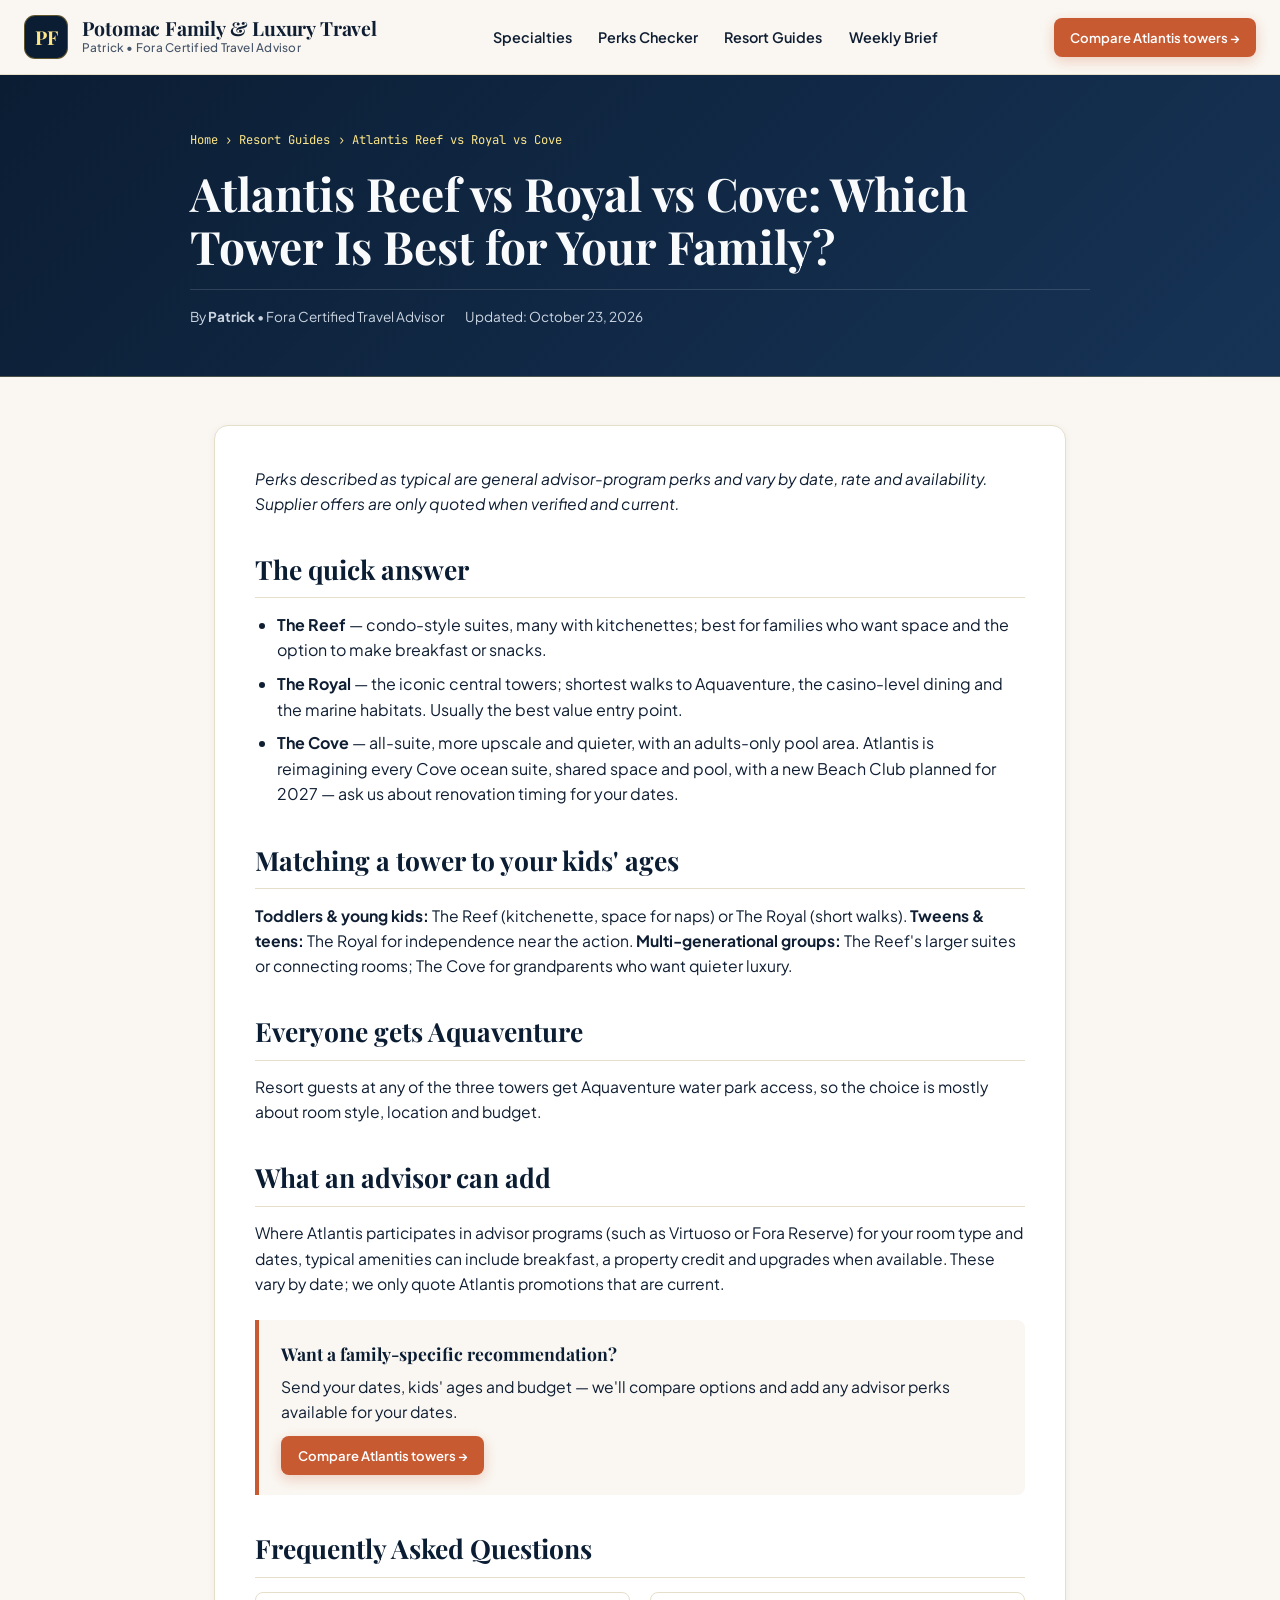
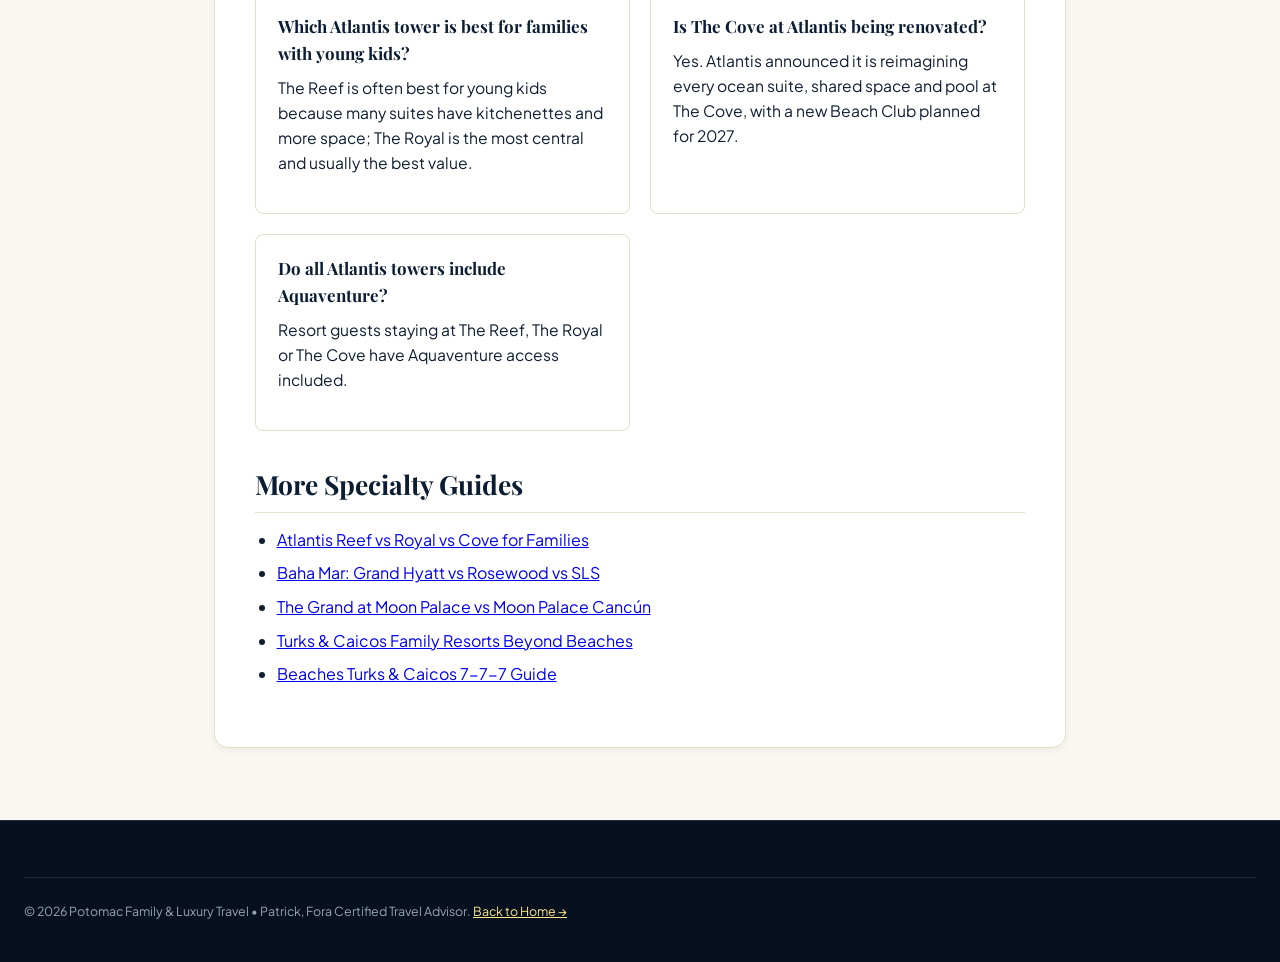
<file: guides/atlantis-reef-vs-royal-vs-cove-families.html>
<!DOCTYPE html>
<html lang="en">
<head>
<!-- Google tag (gtag.js) -->
<script async src="https://www.googletagmanager.com/gtag/js?id=G-69E3GH722Y"></script>
<script>
  window.dataLayer = window.dataLayer || [];
  function gtag(){dataLayer.push(arguments);}
  gtag('js', new Date());

  gtag('config', 'G-69E3GH722Y');
</script>

  <meta charset="UTF-8" />
  <meta name="viewport" content="width=device-width, initial-scale=1.0" />
  <title>Atlantis Reef vs Royal vs Cove: Best Tower for Families | Potomac Family &amp; Luxury Travel</title>
  <meta name="description" content="Compare The Reef, The Royal and The Cove at Atlantis Paradise Island for families: space, location, vibe, and The Cove's 2027 Beach Club reimagining." />
  <meta name="keywords" content="Atlantis Reef vs Royal vs Cove, best Atlantis tower for families, The Reef Atlantis kitchenette, The Cove Atlantis renovation 2027" />
  <meta property="og:title" content="Atlantis Reef vs Royal vs Cove: Best Tower for Families" />
  <meta property="og:description" content="Compare The Reef, The Royal and The Cove at Atlantis Paradise Island for families: space, location, vibe, and The Cove's 2027 Beach Club reimagining." />
  <meta property="og:type" content="article" />
  <link rel="canonical" href="https://potomacfamilytravel.github.io/guides/atlantis-reef-vs-royal-vs-cove-families.html" />
  <link href="https://fonts.googleapis.com/css2?family=JetBrains+Mono:wght@500;700&family=Playfair+Display:ital,wght@0,600;0,700;1,600&family=Plus+Jakarta+Sans:wght@400;500;600;700&display=swap" rel="stylesheet" />
  <link rel="stylesheet" href="../styles.css" />
  <script type="application/ld+json">
{
  "@context": "https://schema.org",
  "@graph": [
    {
      "@type": "Article",
      "headline": "Atlantis Reef vs Royal vs Cove: Which Tower Is Best for Your Family?",
      "description": "Compare The Reef, The Royal and The Cove at Atlantis Paradise Island for families: space, location, vibe, and The Cove's 2027 Beach Club reimagining.",
      "datePublished": "2026-10-23",
      "dateModified": "2026-10-23",
      "author": {
        "@type": "Person",
        "name": "Patrick — Fora Certified Travel Advisor"
      },
      "publisher": {
        "@type": "TravelAgency",
        "name": "Potomac Family & Luxury Travel"
      },
      "mainEntityOfPage": "https://potomacfamilytravel.github.io/guides/atlantis-reef-vs-royal-vs-cove-families.html"
    },
    {
      "@type": "FAQPage",
      "mainEntity": [
        {
          "@type": "Question",
          "name": "Which Atlantis tower is best for families with young kids?",
          "acceptedAnswer": {
            "@type": "Answer",
            "text": "The Reef is often best for young kids because many suites have kitchenettes and more space; The Royal is the most central and usually the best value."
          }
        },
        {
          "@type": "Question",
          "name": "Is The Cove at Atlantis being renovated?",
          "acceptedAnswer": {
            "@type": "Answer",
            "text": "Yes. Atlantis announced it is reimagining every ocean suite, shared space and pool at The Cove, with a new Beach Club planned for 2027."
          }
        },
        {
          "@type": "Question",
          "name": "Do all Atlantis towers include Aquaventure?",
          "acceptedAnswer": {
            "@type": "Answer",
            "text": "Resort guests staying at The Reef, The Royal or The Cove have Aquaventure access included."
          }
        }
      ]
    }
  ]
}
  </script>
</head>
<body>
  <header class="site-header">
    <div class="header-inner">
      <a href="../index.html" class="brand">
        <div class="brand-monogram">PF</div>
        <div class="brand-text">
          <span class="brand-name">Potomac Family &amp; Luxury Travel</span>
          <span class="brand-sub">Patrick • Fora Certified Travel Advisor</span>
        </div>
      </a>
      <nav class="main-nav">
        <a href="../index.html#specialties">Specialties</a>
        <a href="../index.html#perks-checker">Perks Checker</a>
        <a href="../index.html#insider-guides">Resort Guides</a>
        <a href="../index.html#newsletter">Weekly Brief</a>
      </nav>
      <div class="header-cta-group">
        <a href="../index.html?resort=atlantis#perks-checker" class="btn btn-primary btn-sm">Compare Atlantis towers &rarr;</a>
      </div>
    </div>
  </header>
  <section class="article-hero">
    <div class="article-hero-inner">
      <div class="breadcrumb"><a href="../index.html">Home</a> &rsaquo; <a href="../index.html#insider-guides">Resort Guides</a> &rsaquo; <span>Atlantis Reef vs Royal vs Cove</span></div>
      <h1>Atlantis Reef vs Royal vs Cove: Which Tower Is Best for Your Family?</h1>
      <div class="article-byline"><span>By <strong>Patrick</strong> • Fora Certified Travel Advisor</span><span>Updated: October 23, 2026</span></div>
    </div>
  </section>
  <main class="article-container">
    <article class="article-body">
<p class="section-desc"><em>Perks described as typical are general advisor-program perks and vary by date, rate and availability. Supplier offers are only quoted when verified and current.</em></p>
<h2>The quick answer</h2>
<ul><li><strong>The Reef</strong> — condo-style suites, many with kitchenettes; best for families who want space and the option to make breakfast or snacks.</li><li><strong>The Royal</strong> — the iconic central towers; shortest walks to Aquaventure, the casino-level dining and the marine habitats. Usually the best value entry point.</li><li><strong>The Cove</strong> — all-suite, more upscale and quieter, with an adults-only pool area. Atlantis is reimagining every Cove ocean suite, shared space and pool, with a new Beach Club planned for 2027 — ask us about renovation timing for your dates.</li></ul>
<h2>Matching a tower to your kids' ages</h2>
<p><strong>Toddlers &amp; young kids:</strong> The Reef (kitchenette, space for naps) or The Royal (short walks). <strong>Tweens &amp; teens:</strong> The Royal for independence near the action. <strong>Multi-generational groups:</strong> The Reef's larger suites or connecting rooms; The Cove for grandparents who want quieter luxury.</p>
<h2>Everyone gets Aquaventure</h2>
<p>Resort guests at any of the three towers get Aquaventure water park access, so the choice is mostly about room style, location and budget.</p>
<h2>What an advisor can add</h2>
<p>Where Atlantis participates in advisor programs (such as Virtuoso or Fora Reserve) for your room type and dates, typical amenities can include breakfast, a property credit and upgrades when available. These vary by date; we only quote Atlantis promotions that are current.</p>

      <div class="callout-box">
        <h4>Want a family-specific recommendation?</h4>
        <p style="margin-bottom:0.75rem;">Send your dates, kids' ages and budget — we'll compare options and add any advisor perks available for your dates.</p>
        <a href="../index.html?resort=atlantis#perks-checker" class="btn btn-primary btn-sm">Compare Atlantis towers &rarr;</a>
      </div>
      <h2>Frequently Asked Questions</h2>
      <div class="faq-grid"><div class="faq-item"><h4>Which Atlantis tower is best for families with young kids?</h4><p>The Reef is often best for young kids because many suites have kitchenettes and more space; The Royal is the most central and usually the best value.</p></div><div class="faq-item"><h4>Is The Cove at Atlantis being renovated?</h4><p>Yes. Atlantis announced it is reimagining every ocean suite, shared space and pool at The Cove, with a new Beach Club planned for 2027.</p></div><div class="faq-item"><h4>Do all Atlantis towers include Aquaventure?</h4><p>Resort guests staying at The Reef, The Royal or The Cove have Aquaventure access included.</p></div></div>
      <h2>More Specialty Guides</h2>
      <ul>
        <li><a href="./atlantis-reef-vs-royal-vs-cove-families.html">Atlantis Reef vs Royal vs Cove for Families</a></li>
        <li><a href="./baha-mar-grand-hyatt-vs-rosewood-vs-sls-families.html">Baha Mar: Grand Hyatt vs Rosewood vs SLS</a></li>
        <li><a href="./grand-at-moon-palace-vs-moon-palace-cancun-resort-credit.html">The Grand at Moon Palace vs Moon Palace Cancún</a></li>
        <li><a href="./turks-caicos-family-resorts-beyond-beaches.html">Turks &amp; Caicos Family Resorts Beyond Beaches</a></li>
        <li><a href="./beaches-turks-caicos-7-7-7-loyalty-transfer.html">Beaches Turks &amp; Caicos 7-7-7 Guide</a></li>
      </ul>
    </article>
  </main>
  <footer class="site-footer">
    <div class="disclosure-box"><p>&copy; 2026 Potomac Family &amp; Luxury Travel • Patrick, Fora Certified Travel Advisor. <a href="../index.html" style="color:#FDE68A;">Back to Home &rarr;</a></p></div>
  </footer>
</body>
</html>
</file>
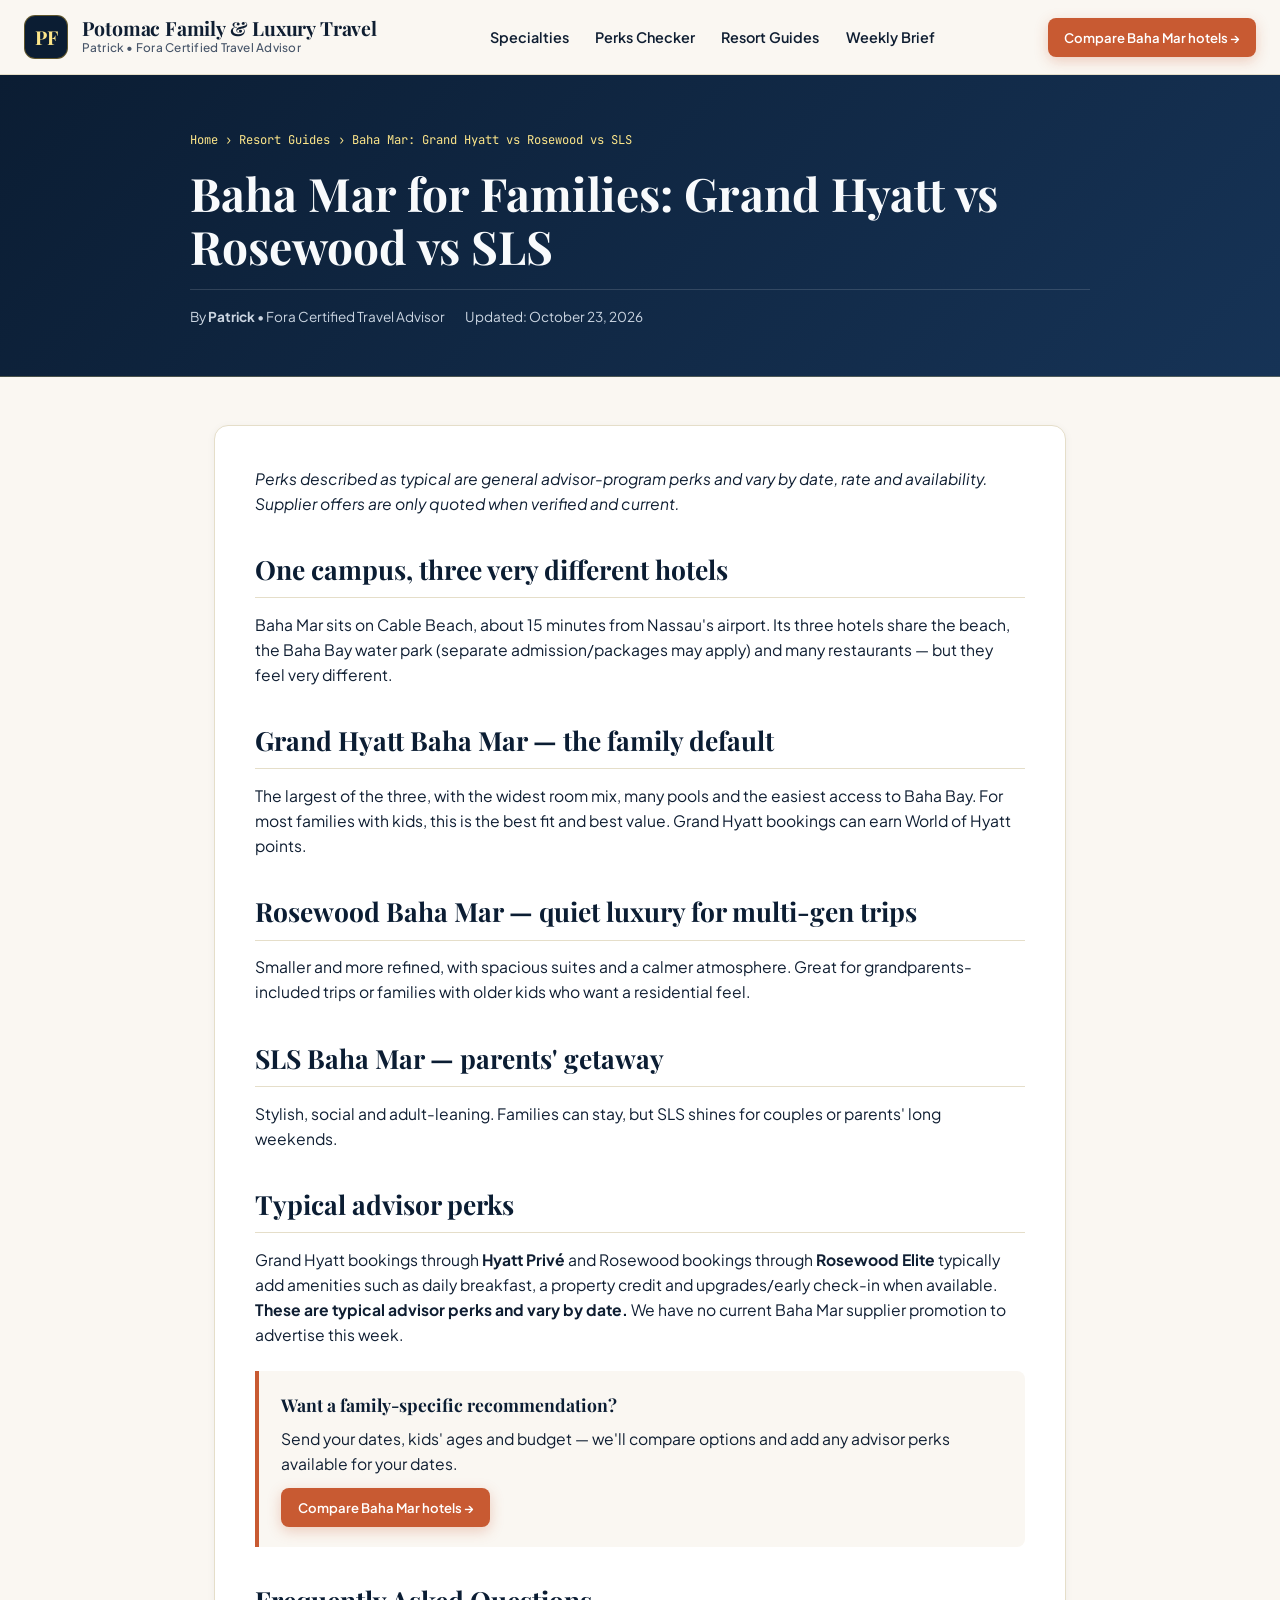
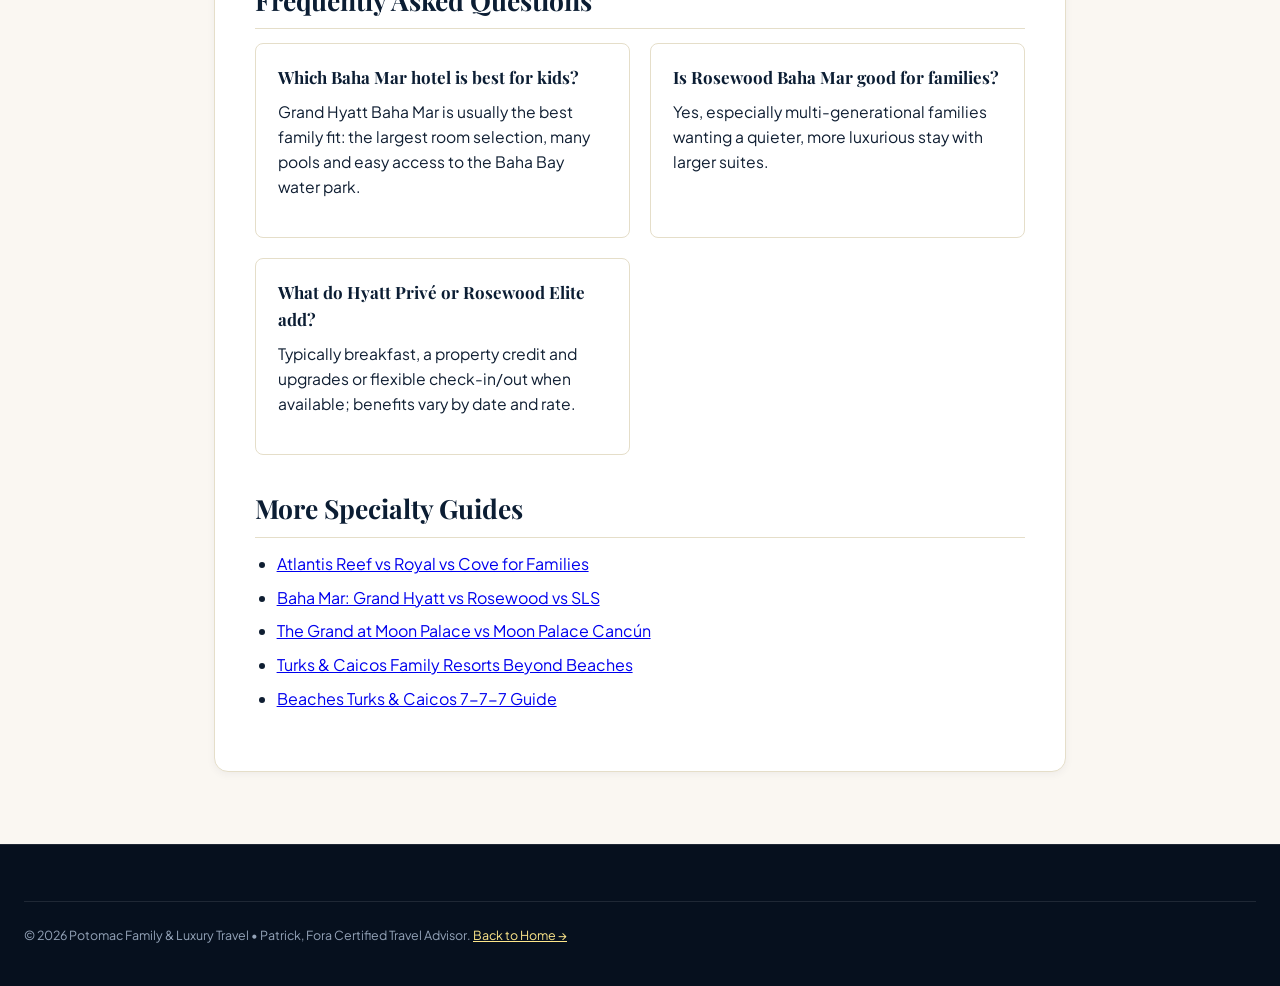
<file: guides/baha-mar-grand-hyatt-vs-rosewood-vs-sls-families.html>
<!DOCTYPE html>
<html lang="en">
<head>
<!-- Google tag (gtag.js) -->
<script async src="https://www.googletagmanager.com/gtag/js?id=G-69E3GH722Y"></script>
<script>
  window.dataLayer = window.dataLayer || [];
  function gtag(){dataLayer.push(arguments);}
  gtag('js', new Date());

  gtag('config', 'G-69E3GH722Y');
</script>

  <meta charset="UTF-8" />
  <meta name="viewport" content="width=device-width, initial-scale=1.0" />
  <title>Baha Mar for Families: Grand Hyatt vs Rosewood vs SLS | Potomac Family &amp; Luxury Travel</title>
  <meta name="description" content="Which Baha Mar hotel is best for your family? Compare Grand Hyatt, Rosewood and SLS Baha Mar, plus typical Hyatt Privé and Rosewood Elite advisor perks." />
  <meta name="keywords" content="Baha Mar Grand Hyatt vs Rosewood vs SLS, best Baha Mar hotel for families, Baha Bay water park, Hyatt Prive Baha Mar, Rosewood Elite Baha Mar" />
  <meta property="og:title" content="Baha Mar for Families: Grand Hyatt vs Rosewood vs SLS" />
  <meta property="og:description" content="Which Baha Mar hotel is best for your family? Compare Grand Hyatt, Rosewood and SLS Baha Mar, plus typical Hyatt Privé and Rosewood Elite advisor perks." />
  <meta property="og:type" content="article" />
  <link rel="canonical" href="https://potomacfamilytravel.github.io/guides/baha-mar-grand-hyatt-vs-rosewood-vs-sls-families.html" />
  <link href="https://fonts.googleapis.com/css2?family=JetBrains+Mono:wght@500;700&family=Playfair+Display:ital,wght@0,600;0,700;1,600&family=Plus+Jakarta+Sans:wght@400;500;600;700&display=swap" rel="stylesheet" />
  <link rel="stylesheet" href="../styles.css" />
  <script type="application/ld+json">
{
  "@context": "https://schema.org",
  "@graph": [
    {
      "@type": "Article",
      "headline": "Baha Mar for Families: Grand Hyatt vs Rosewood vs SLS",
      "description": "Which Baha Mar hotel is best for your family? Compare Grand Hyatt, Rosewood and SLS Baha Mar, plus typical Hyatt Privé and Rosewood Elite advisor perks.",
      "datePublished": "2026-10-23",
      "dateModified": "2026-10-23",
      "author": {
        "@type": "Person",
        "name": "Patrick — Fora Certified Travel Advisor"
      },
      "publisher": {
        "@type": "TravelAgency",
        "name": "Potomac Family & Luxury Travel"
      },
      "mainEntityOfPage": "https://potomacfamilytravel.github.io/guides/baha-mar-grand-hyatt-vs-rosewood-vs-sls-families.html"
    },
    {
      "@type": "FAQPage",
      "mainEntity": [
        {
          "@type": "Question",
          "name": "Which Baha Mar hotel is best for kids?",
          "acceptedAnswer": {
            "@type": "Answer",
            "text": "Grand Hyatt Baha Mar is usually the best family fit: the largest room selection, many pools and easy access to the Baha Bay water park."
          }
        },
        {
          "@type": "Question",
          "name": "Is Rosewood Baha Mar good for families?",
          "acceptedAnswer": {
            "@type": "Answer",
            "text": "Yes, especially multi-generational families wanting a quieter, more luxurious stay with larger suites."
          }
        },
        {
          "@type": "Question",
          "name": "What do Hyatt Privé or Rosewood Elite add?",
          "acceptedAnswer": {
            "@type": "Answer",
            "text": "Typically breakfast, a property credit and upgrades or flexible check-in/out when available; benefits vary by date and rate."
          }
        }
      ]
    }
  ]
}
  </script>
</head>
<body>
  <header class="site-header">
    <div class="header-inner">
      <a href="../index.html" class="brand">
        <div class="brand-monogram">PF</div>
        <div class="brand-text">
          <span class="brand-name">Potomac Family &amp; Luxury Travel</span>
          <span class="brand-sub">Patrick • Fora Certified Travel Advisor</span>
        </div>
      </a>
      <nav class="main-nav">
        <a href="../index.html#specialties">Specialties</a>
        <a href="../index.html#perks-checker">Perks Checker</a>
        <a href="../index.html#insider-guides">Resort Guides</a>
        <a href="../index.html#newsletter">Weekly Brief</a>
      </nav>
      <div class="header-cta-group">
        <a href="../index.html?resort=baha-mar#perks-checker" class="btn btn-primary btn-sm">Compare Baha Mar hotels &rarr;</a>
      </div>
    </div>
  </header>
  <section class="article-hero">
    <div class="article-hero-inner">
      <div class="breadcrumb"><a href="../index.html">Home</a> &rsaquo; <a href="../index.html#insider-guides">Resort Guides</a> &rsaquo; <span>Baha Mar: Grand Hyatt vs Rosewood vs SLS</span></div>
      <h1>Baha Mar for Families: Grand Hyatt vs Rosewood vs SLS</h1>
      <div class="article-byline"><span>By <strong>Patrick</strong> • Fora Certified Travel Advisor</span><span>Updated: October 23, 2026</span></div>
    </div>
  </section>
  <main class="article-container">
    <article class="article-body">
<p class="section-desc"><em>Perks described as typical are general advisor-program perks and vary by date, rate and availability. Supplier offers are only quoted when verified and current.</em></p>
<h2>One campus, three very different hotels</h2>
<p>Baha Mar sits on Cable Beach, about 15 minutes from Nassau's airport. Its three hotels share the beach, the Baha Bay water park (separate admission/packages may apply) and many restaurants — but they feel very different.</p>
<h2>Grand Hyatt Baha Mar — the family default</h2>
<p>The largest of the three, with the widest room mix, many pools and the easiest access to Baha Bay. For most families with kids, this is the best fit and best value. Grand Hyatt bookings can earn World of Hyatt points.</p>
<h2>Rosewood Baha Mar — quiet luxury for multi-gen trips</h2>
<p>Smaller and more refined, with spacious suites and a calmer atmosphere. Great for grandparents-included trips or families with older kids who want a residential feel.</p>
<h2>SLS Baha Mar — parents' getaway</h2>
<p>Stylish, social and adult-leaning. Families can stay, but SLS shines for couples or parents' long weekends.</p>
<h2>Typical advisor perks</h2>
<p>Grand Hyatt bookings through <strong>Hyatt Privé</strong> and Rosewood bookings through <strong>Rosewood Elite</strong> typically add amenities such as daily breakfast, a property credit and upgrades/early check-in when available. <strong>These are typical advisor perks and vary by date.</strong> We have no current Baha Mar supplier promotion to advertise this week.</p>

      <div class="callout-box">
        <h4>Want a family-specific recommendation?</h4>
        <p style="margin-bottom:0.75rem;">Send your dates, kids' ages and budget — we'll compare options and add any advisor perks available for your dates.</p>
        <a href="../index.html?resort=baha-mar#perks-checker" class="btn btn-primary btn-sm">Compare Baha Mar hotels &rarr;</a>
      </div>
      <h2>Frequently Asked Questions</h2>
      <div class="faq-grid"><div class="faq-item"><h4>Which Baha Mar hotel is best for kids?</h4><p>Grand Hyatt Baha Mar is usually the best family fit: the largest room selection, many pools and easy access to the Baha Bay water park.</p></div><div class="faq-item"><h4>Is Rosewood Baha Mar good for families?</h4><p>Yes, especially multi-generational families wanting a quieter, more luxurious stay with larger suites.</p></div><div class="faq-item"><h4>What do Hyatt Privé or Rosewood Elite add?</h4><p>Typically breakfast, a property credit and upgrades or flexible check-in/out when available; benefits vary by date and rate.</p></div></div>
      <h2>More Specialty Guides</h2>
      <ul>
        <li><a href="./atlantis-reef-vs-royal-vs-cove-families.html">Atlantis Reef vs Royal vs Cove for Families</a></li>
        <li><a href="./baha-mar-grand-hyatt-vs-rosewood-vs-sls-families.html">Baha Mar: Grand Hyatt vs Rosewood vs SLS</a></li>
        <li><a href="./grand-at-moon-palace-vs-moon-palace-cancun-resort-credit.html">The Grand at Moon Palace vs Moon Palace Cancún</a></li>
        <li><a href="./turks-caicos-family-resorts-beyond-beaches.html">Turks &amp; Caicos Family Resorts Beyond Beaches</a></li>
        <li><a href="./beaches-turks-caicos-7-7-7-loyalty-transfer.html">Beaches Turks &amp; Caicos 7-7-7 Guide</a></li>
      </ul>
    </article>
  </main>
  <footer class="site-footer">
    <div class="disclosure-box"><p>&copy; 2026 Potomac Family &amp; Luxury Travel • Patrick, Fora Certified Travel Advisor. <a href="../index.html" style="color:#FDE68A;">Back to Home &rarr;</a></p></div>
  </footer>
</body>
</html>
</file>
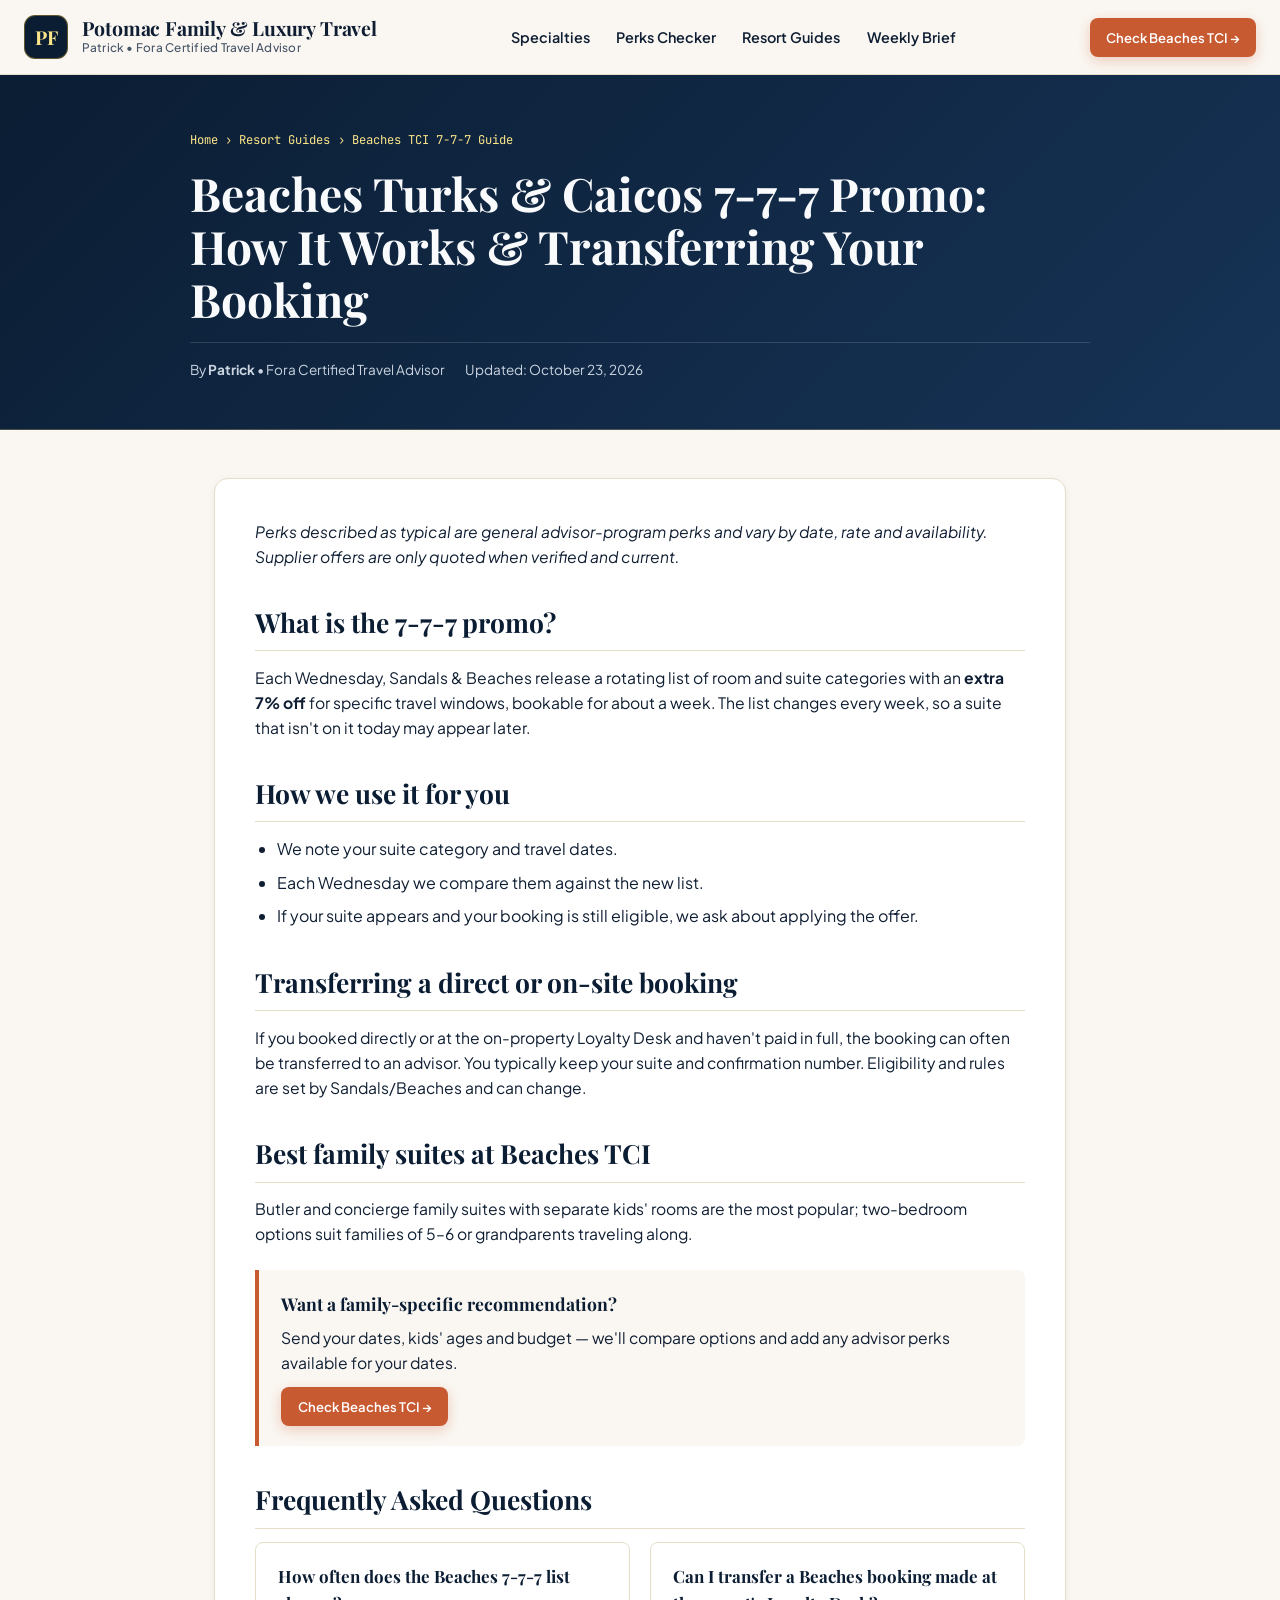
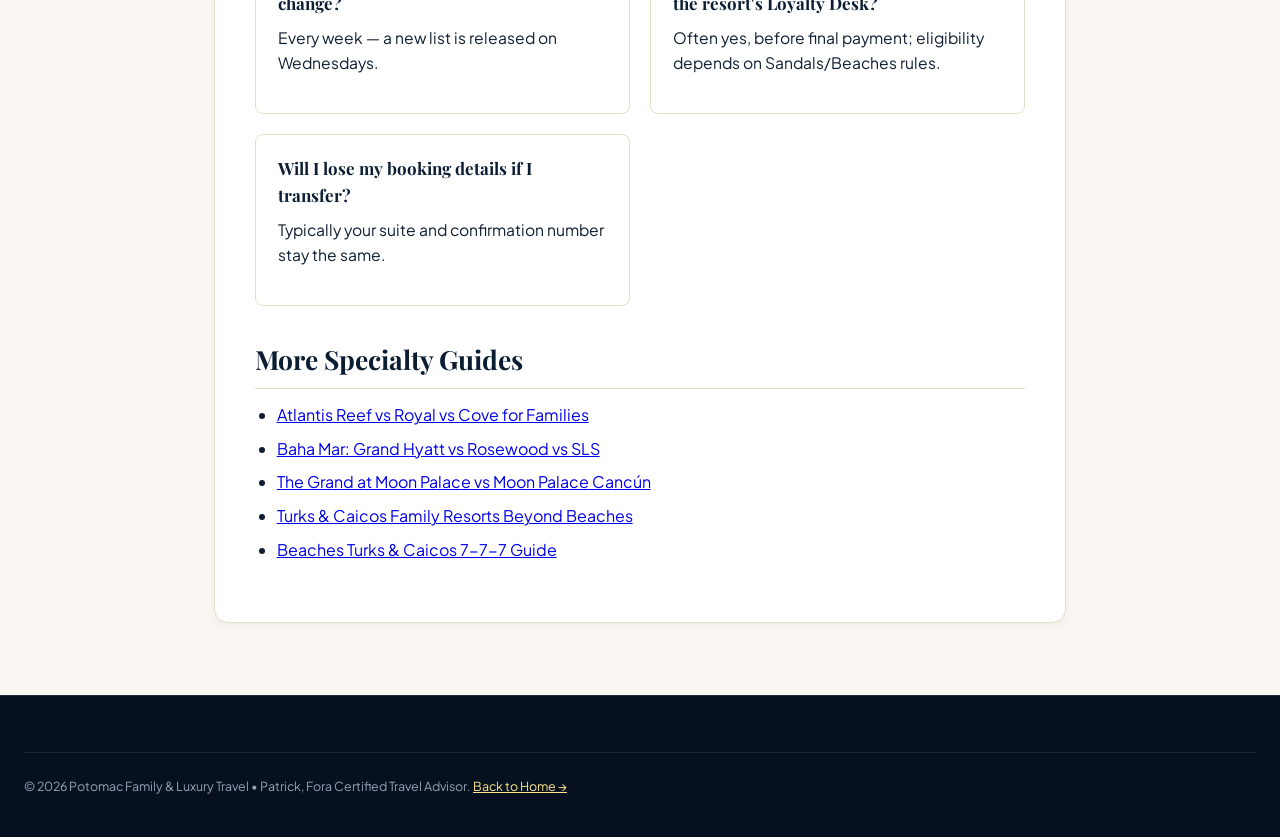
<file: guides/beaches-turks-caicos-7-7-7-loyalty-transfer.html>
<!DOCTYPE html>
<html lang="en">
<head>
<!-- Google tag (gtag.js) -->
<script async src="https://www.googletagmanager.com/gtag/js?id=G-69E3GH722Y"></script>
<script>
  window.dataLayer = window.dataLayer || [];
  function gtag(){dataLayer.push(arguments);}
  gtag('js', new Date());

  gtag('config', 'G-69E3GH722Y');
</script>

  <meta charset="UTF-8" />
  <meta name="viewport" content="width=device-width, initial-scale=1.0" />
  <title>Beaches Turks & Caicos 7-7-7 Promo & Transferring a Direct Booking | Potomac Family &amp; Luxury Travel</title>
  <meta name="description" content="How the weekly Sandals & Beaches 7-7-7 Wednesday promo works at Beaches Turks & Caicos, and when a direct or on-site booking can be transferred to an advisor." />
  <meta name="keywords" content="Beaches Turks and Caicos 7-7-7 promo, Beaches 7-7-7 Wednesday, transfer Beaches booking to travel agent, Beaches Turks and Caicos family suites" />
  <meta property="og:title" content="Beaches Turks & Caicos 7-7-7 Promo & Transferring a Direct Booking" />
  <meta property="og:description" content="How the weekly Sandals & Beaches 7-7-7 Wednesday promo works at Beaches Turks & Caicos, and when a direct or on-site booking can be transferred to an advisor." />
  <meta property="og:type" content="article" />
  <link rel="canonical" href="https://potomacfamilytravel.github.io/guides/beaches-turks-caicos-7-7-7-loyalty-transfer.html" />
  <link href="https://fonts.googleapis.com/css2?family=JetBrains+Mono:wght@500;700&family=Playfair+Display:ital,wght@0,600;0,700;1,600&family=Plus+Jakarta+Sans:wght@400;500;600;700&display=swap" rel="stylesheet" />
  <link rel="stylesheet" href="../styles.css" />
  <script type="application/ld+json">
{
  "@context": "https://schema.org",
  "@graph": [
    {
      "@type": "Article",
      "headline": "Beaches Turks &amp; Caicos 7-7-7 Promo: How It Works &amp; Transferring Your Booking",
      "description": "How the weekly Sandals & Beaches 7-7-7 Wednesday promo works at Beaches Turks & Caicos, and when a direct or on-site booking can be transferred to an advisor.",
      "datePublished": "2026-10-23",
      "dateModified": "2026-10-23",
      "author": {
        "@type": "Person",
        "name": "Patrick — Fora Certified Travel Advisor"
      },
      "publisher": {
        "@type": "TravelAgency",
        "name": "Potomac Family & Luxury Travel"
      },
      "mainEntityOfPage": "https://potomacfamilytravel.github.io/guides/beaches-turks-caicos-7-7-7-loyalty-transfer.html"
    },
    {
      "@type": "FAQPage",
      "mainEntity": [
        {
          "@type": "Question",
          "name": "How often does the Beaches 7-7-7 list change?",
          "acceptedAnswer": {
            "@type": "Answer",
            "text": "Every week — a new list is released on Wednesdays."
          }
        },
        {
          "@type": "Question",
          "name": "Can I transfer a Beaches booking made at the resort's Loyalty Desk?",
          "acceptedAnswer": {
            "@type": "Answer",
            "text": "Often yes, before final payment; eligibility depends on Sandals/Beaches rules."
          }
        },
        {
          "@type": "Question",
          "name": "Will I lose my booking details if I transfer?",
          "acceptedAnswer": {
            "@type": "Answer",
            "text": "Typically your suite and confirmation number stay the same."
          }
        }
      ]
    }
  ]
}
  </script>
</head>
<body>
  <header class="site-header">
    <div class="header-inner">
      <a href="../index.html" class="brand">
        <div class="brand-monogram">PF</div>
        <div class="brand-text">
          <span class="brand-name">Potomac Family &amp; Luxury Travel</span>
          <span class="brand-sub">Patrick • Fora Certified Travel Advisor</span>
        </div>
      </a>
      <nav class="main-nav">
        <a href="../index.html#specialties">Specialties</a>
        <a href="../index.html#perks-checker">Perks Checker</a>
        <a href="../index.html#insider-guides">Resort Guides</a>
        <a href="../index.html#newsletter">Weekly Brief</a>
      </nav>
      <div class="header-cta-group">
        <a href="../index.html?resort=beaches-tc#perks-checker" class="btn btn-primary btn-sm">Check Beaches TCI &rarr;</a>
      </div>
    </div>
  </header>
  <section class="article-hero">
    <div class="article-hero-inner">
      <div class="breadcrumb"><a href="../index.html">Home</a> &rsaquo; <a href="../index.html#insider-guides">Resort Guides</a> &rsaquo; <span>Beaches TCI 7-7-7 Guide</span></div>
      <h1>Beaches Turks &amp; Caicos 7-7-7 Promo: How It Works &amp; Transferring Your Booking</h1>
      <div class="article-byline"><span>By <strong>Patrick</strong> • Fora Certified Travel Advisor</span><span>Updated: October 23, 2026</span></div>
    </div>
  </section>
  <main class="article-container">
    <article class="article-body">
<p class="section-desc"><em>Perks described as typical are general advisor-program perks and vary by date, rate and availability. Supplier offers are only quoted when verified and current.</em></p>
<h2>What is the 7-7-7 promo?</h2>
<p>Each Wednesday, Sandals &amp; Beaches release a rotating list of room and suite categories with an <strong>extra 7% off</strong> for specific travel windows, bookable for about a week. The list changes every week, so a suite that isn't on it today may appear later.</p>
<h2>How we use it for you</h2>
<ul><li>We note your suite category and travel dates.</li><li>Each Wednesday we compare them against the new list.</li><li>If your suite appears and your booking is still eligible, we ask about applying the offer.</li></ul>
<h2>Transferring a direct or on-site booking</h2>
<p>If you booked directly or at the on-property Loyalty Desk and haven't paid in full, the booking can often be transferred to an advisor. You typically keep your suite and confirmation number. Eligibility and rules are set by Sandals/Beaches and can change.</p>
<h2>Best family suites at Beaches TCI</h2>
<p>Butler and concierge family suites with separate kids' rooms are the most popular; two-bedroom options suit families of 5–6 or grandparents traveling along.</p>

      <div class="callout-box">
        <h4>Want a family-specific recommendation?</h4>
        <p style="margin-bottom:0.75rem;">Send your dates, kids' ages and budget — we'll compare options and add any advisor perks available for your dates.</p>
        <a href="../index.html?resort=beaches-tc#perks-checker" class="btn btn-primary btn-sm">Check Beaches TCI &rarr;</a>
      </div>
      <h2>Frequently Asked Questions</h2>
      <div class="faq-grid"><div class="faq-item"><h4>How often does the Beaches 7-7-7 list change?</h4><p>Every week — a new list is released on Wednesdays.</p></div><div class="faq-item"><h4>Can I transfer a Beaches booking made at the resort&#x27;s Loyalty Desk?</h4><p>Often yes, before final payment; eligibility depends on Sandals/Beaches rules.</p></div><div class="faq-item"><h4>Will I lose my booking details if I transfer?</h4><p>Typically your suite and confirmation number stay the same.</p></div></div>
      <h2>More Specialty Guides</h2>
      <ul>
        <li><a href="./atlantis-reef-vs-royal-vs-cove-families.html">Atlantis Reef vs Royal vs Cove for Families</a></li>
        <li><a href="./baha-mar-grand-hyatt-vs-rosewood-vs-sls-families.html">Baha Mar: Grand Hyatt vs Rosewood vs SLS</a></li>
        <li><a href="./grand-at-moon-palace-vs-moon-palace-cancun-resort-credit.html">The Grand at Moon Palace vs Moon Palace Cancún</a></li>
        <li><a href="./turks-caicos-family-resorts-beyond-beaches.html">Turks &amp; Caicos Family Resorts Beyond Beaches</a></li>
        <li><a href="./beaches-turks-caicos-7-7-7-loyalty-transfer.html">Beaches Turks &amp; Caicos 7-7-7 Guide</a></li>
      </ul>
    </article>
  </main>
  <footer class="site-footer">
    <div class="disclosure-box"><p>&copy; 2026 Potomac Family &amp; Luxury Travel • Patrick, Fora Certified Travel Advisor. <a href="../index.html" style="color:#FDE68A;">Back to Home &rarr;</a></p></div>
  </footer>
</body>
</html>
</file>
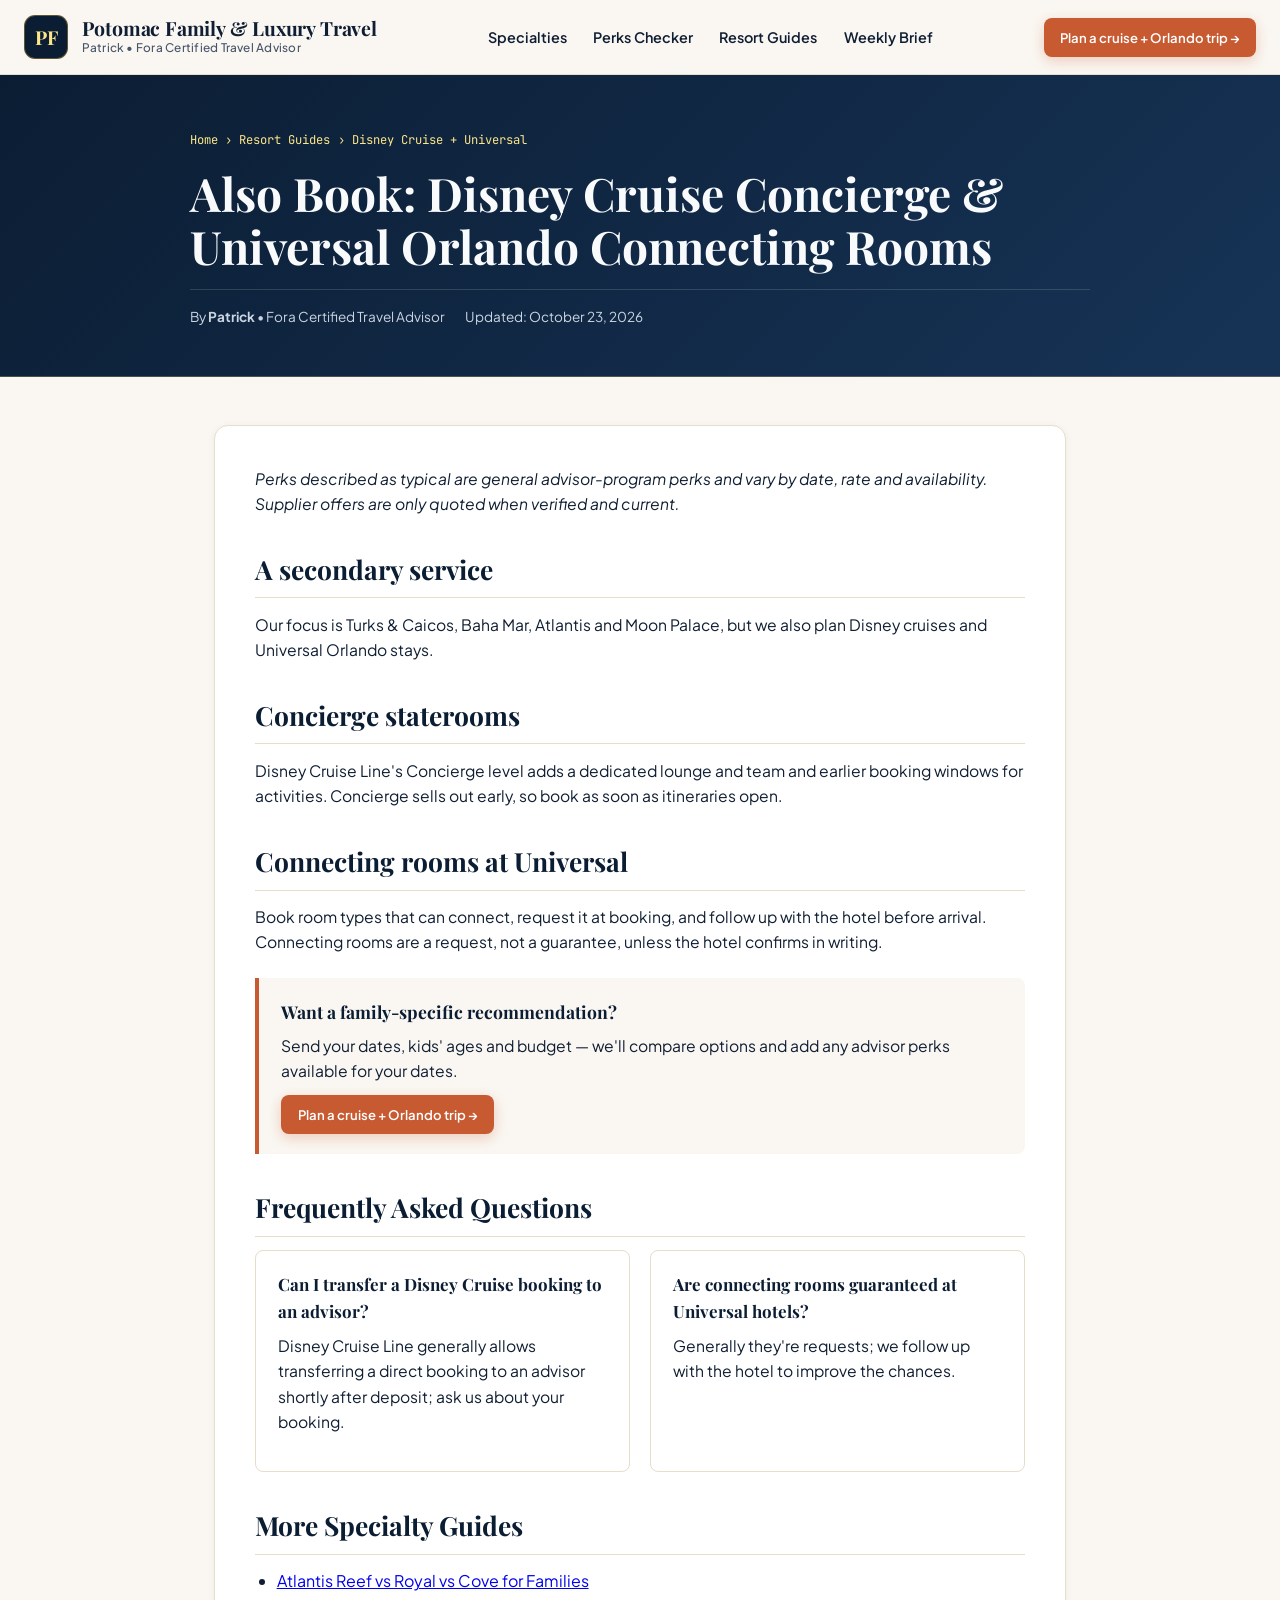
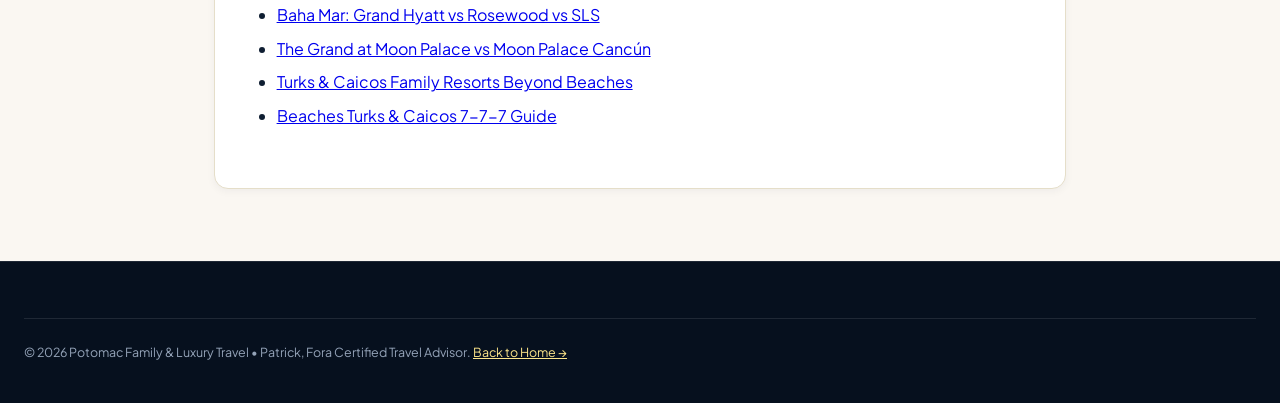
<file: guides/disney-wish-concierge-universal-connecting-rooms.html>
<!DOCTYPE html>
<html lang="en">
<head>
<!-- Google tag (gtag.js) -->
<script async src="https://www.googletagmanager.com/gtag/js?id=G-69E3GH722Y"></script>
<script>
  window.dataLayer = window.dataLayer || [];
  function gtag(){dataLayer.push(arguments);}
  gtag('js', new Date());

  gtag('config', 'G-69E3GH722Y');
</script>

  <meta charset="UTF-8" />
  <meta name="viewport" content="width=device-width, initial-scale=1.0" />
  <title>Also Book: Disney Cruise Concierge + Universal Orlando Connecting Rooms | Potomac Family &amp; Luxury Travel</title>
  <meta name="description" content="Secondary service: tips for Disney Cruise Line Concierge staterooms and requesting connecting rooms at Universal Orlando hotels before a cruise." />
  <meta name="keywords" content="Disney Cruise Concierge tips, Universal Orlando connecting rooms, pre-cruise Universal hotel" />
  <meta property="og:title" content="Also Book: Disney Cruise Concierge + Universal Orlando Connecting Rooms" />
  <meta property="og:description" content="Secondary service: tips for Disney Cruise Line Concierge staterooms and requesting connecting rooms at Universal Orlando hotels before a cruise." />
  <meta property="og:type" content="article" />
  <link rel="canonical" href="https://potomacfamilytravel.github.io/guides/disney-wish-concierge-universal-connecting-rooms.html" />
  <link href="https://fonts.googleapis.com/css2?family=JetBrains+Mono:wght@500;700&family=Playfair+Display:ital,wght@0,600;0,700;1,600&family=Plus+Jakarta+Sans:wght@400;500;600;700&display=swap" rel="stylesheet" />
  <link rel="stylesheet" href="../styles.css" />
  <script type="application/ld+json">
{
  "@context": "https://schema.org",
  "@graph": [
    {
      "@type": "Article",
      "headline": "Also Book: Disney Cruise Concierge &amp; Universal Orlando Connecting Rooms",
      "description": "Secondary service: tips for Disney Cruise Line Concierge staterooms and requesting connecting rooms at Universal Orlando hotels before a cruise.",
      "datePublished": "2026-10-23",
      "dateModified": "2026-10-23",
      "author": {
        "@type": "Person",
        "name": "Patrick — Fora Certified Travel Advisor"
      },
      "publisher": {
        "@type": "TravelAgency",
        "name": "Potomac Family & Luxury Travel"
      },
      "mainEntityOfPage": "https://potomacfamilytravel.github.io/guides/disney-wish-concierge-universal-connecting-rooms.html"
    },
    {
      "@type": "FAQPage",
      "mainEntity": [
        {
          "@type": "Question",
          "name": "Can I transfer a Disney Cruise booking to an advisor?",
          "acceptedAnswer": {
            "@type": "Answer",
            "text": "Disney Cruise Line generally allows transferring a direct booking to an advisor shortly after deposit; ask us about your booking."
          }
        },
        {
          "@type": "Question",
          "name": "Are connecting rooms guaranteed at Universal hotels?",
          "acceptedAnswer": {
            "@type": "Answer",
            "text": "Generally they're requests; we follow up with the hotel to improve the chances."
          }
        }
      ]
    }
  ]
}
  </script>
</head>
<body>
  <header class="site-header">
    <div class="header-inner">
      <a href="../index.html" class="brand">
        <div class="brand-monogram">PF</div>
        <div class="brand-text">
          <span class="brand-name">Potomac Family &amp; Luxury Travel</span>
          <span class="brand-sub">Patrick • Fora Certified Travel Advisor</span>
        </div>
      </a>
      <nav class="main-nav">
        <a href="../index.html#specialties">Specialties</a>
        <a href="../index.html#perks-checker">Perks Checker</a>
        <a href="../index.html#insider-guides">Resort Guides</a>
        <a href="../index.html#newsletter">Weekly Brief</a>
      </nav>
      <div class="header-cta-group">
        <a href="../index.html?resort=disney-cruise#perks-checker" class="btn btn-primary btn-sm">Plan a cruise + Orlando trip &rarr;</a>
      </div>
    </div>
  </header>
  <section class="article-hero">
    <div class="article-hero-inner">
      <div class="breadcrumb"><a href="../index.html">Home</a> &rsaquo; <a href="../index.html#insider-guides">Resort Guides</a> &rsaquo; <span>Disney Cruise + Universal</span></div>
      <h1>Also Book: Disney Cruise Concierge &amp; Universal Orlando Connecting Rooms</h1>
      <div class="article-byline"><span>By <strong>Patrick</strong> • Fora Certified Travel Advisor</span><span>Updated: October 23, 2026</span></div>
    </div>
  </section>
  <main class="article-container">
    <article class="article-body">
<p class="section-desc"><em>Perks described as typical are general advisor-program perks and vary by date, rate and availability. Supplier offers are only quoted when verified and current.</em></p>
<h2>A secondary service</h2>
<p>Our focus is Turks &amp; Caicos, Baha Mar, Atlantis and Moon Palace, but we also plan Disney cruises and Universal Orlando stays.</p>
<h2>Concierge staterooms</h2>
<p>Disney Cruise Line's Concierge level adds a dedicated lounge and team and earlier booking windows for activities. Concierge sells out early, so book as soon as itineraries open.</p>
<h2>Connecting rooms at Universal</h2>
<p>Book room types that can connect, request it at booking, and follow up with the hotel before arrival. Connecting rooms are a request, not a guarantee, unless the hotel confirms in writing.</p>

      <div class="callout-box">
        <h4>Want a family-specific recommendation?</h4>
        <p style="margin-bottom:0.75rem;">Send your dates, kids' ages and budget — we'll compare options and add any advisor perks available for your dates.</p>
        <a href="../index.html?resort=disney-cruise#perks-checker" class="btn btn-primary btn-sm">Plan a cruise + Orlando trip &rarr;</a>
      </div>
      <h2>Frequently Asked Questions</h2>
      <div class="faq-grid"><div class="faq-item"><h4>Can I transfer a Disney Cruise booking to an advisor?</h4><p>Disney Cruise Line generally allows transferring a direct booking to an advisor shortly after deposit; ask us about your booking.</p></div><div class="faq-item"><h4>Are connecting rooms guaranteed at Universal hotels?</h4><p>Generally they&#x27;re requests; we follow up with the hotel to improve the chances.</p></div></div>
      <h2>More Specialty Guides</h2>
      <ul>
        <li><a href="./atlantis-reef-vs-royal-vs-cove-families.html">Atlantis Reef vs Royal vs Cove for Families</a></li>
        <li><a href="./baha-mar-grand-hyatt-vs-rosewood-vs-sls-families.html">Baha Mar: Grand Hyatt vs Rosewood vs SLS</a></li>
        <li><a href="./grand-at-moon-palace-vs-moon-palace-cancun-resort-credit.html">The Grand at Moon Palace vs Moon Palace Cancún</a></li>
        <li><a href="./turks-caicos-family-resorts-beyond-beaches.html">Turks &amp; Caicos Family Resorts Beyond Beaches</a></li>
        <li><a href="./beaches-turks-caicos-7-7-7-loyalty-transfer.html">Beaches Turks &amp; Caicos 7-7-7 Guide</a></li>
      </ul>
    </article>
  </main>
  <footer class="site-footer">
    <div class="disclosure-box"><p>&copy; 2026 Potomac Family &amp; Luxury Travel • Patrick, Fora Certified Travel Advisor. <a href="../index.html" style="color:#FDE68A;">Back to Home &rarr;</a></p></div>
  </footer>
</body>
</html>
</file>
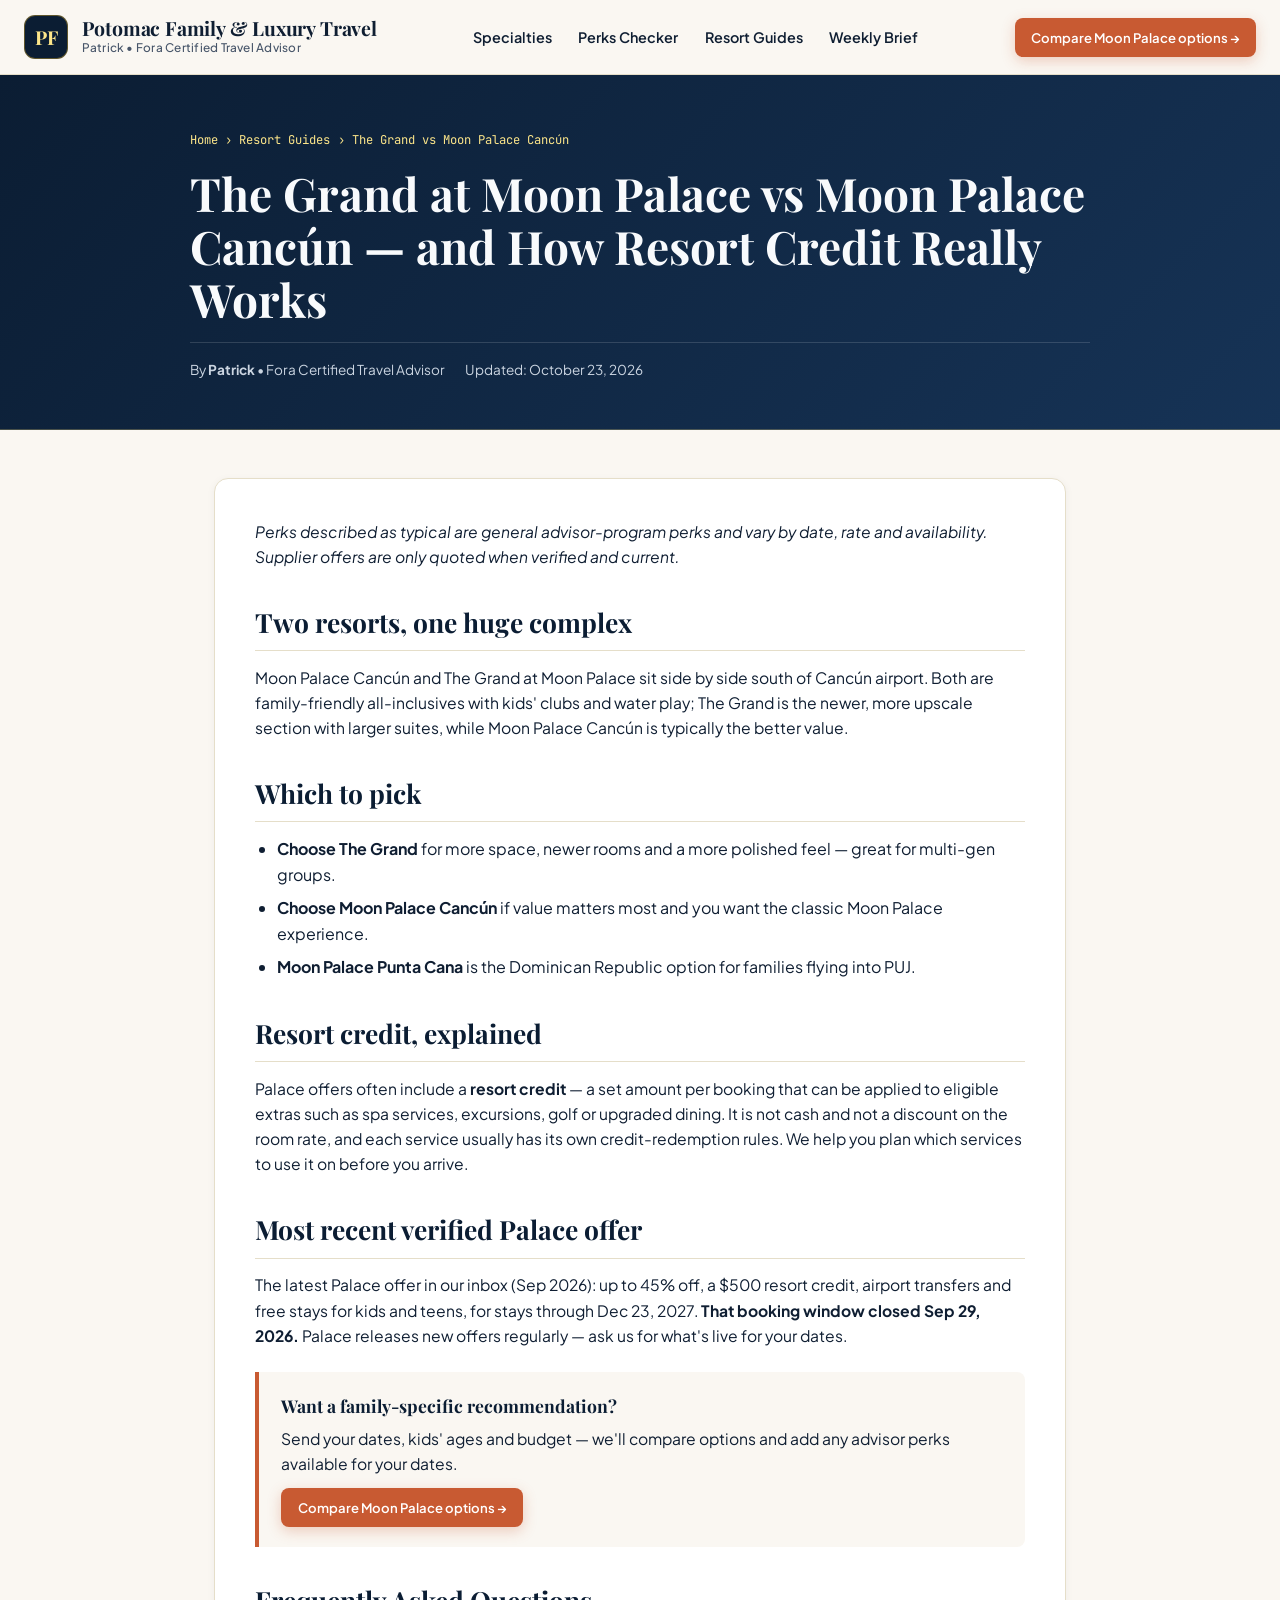
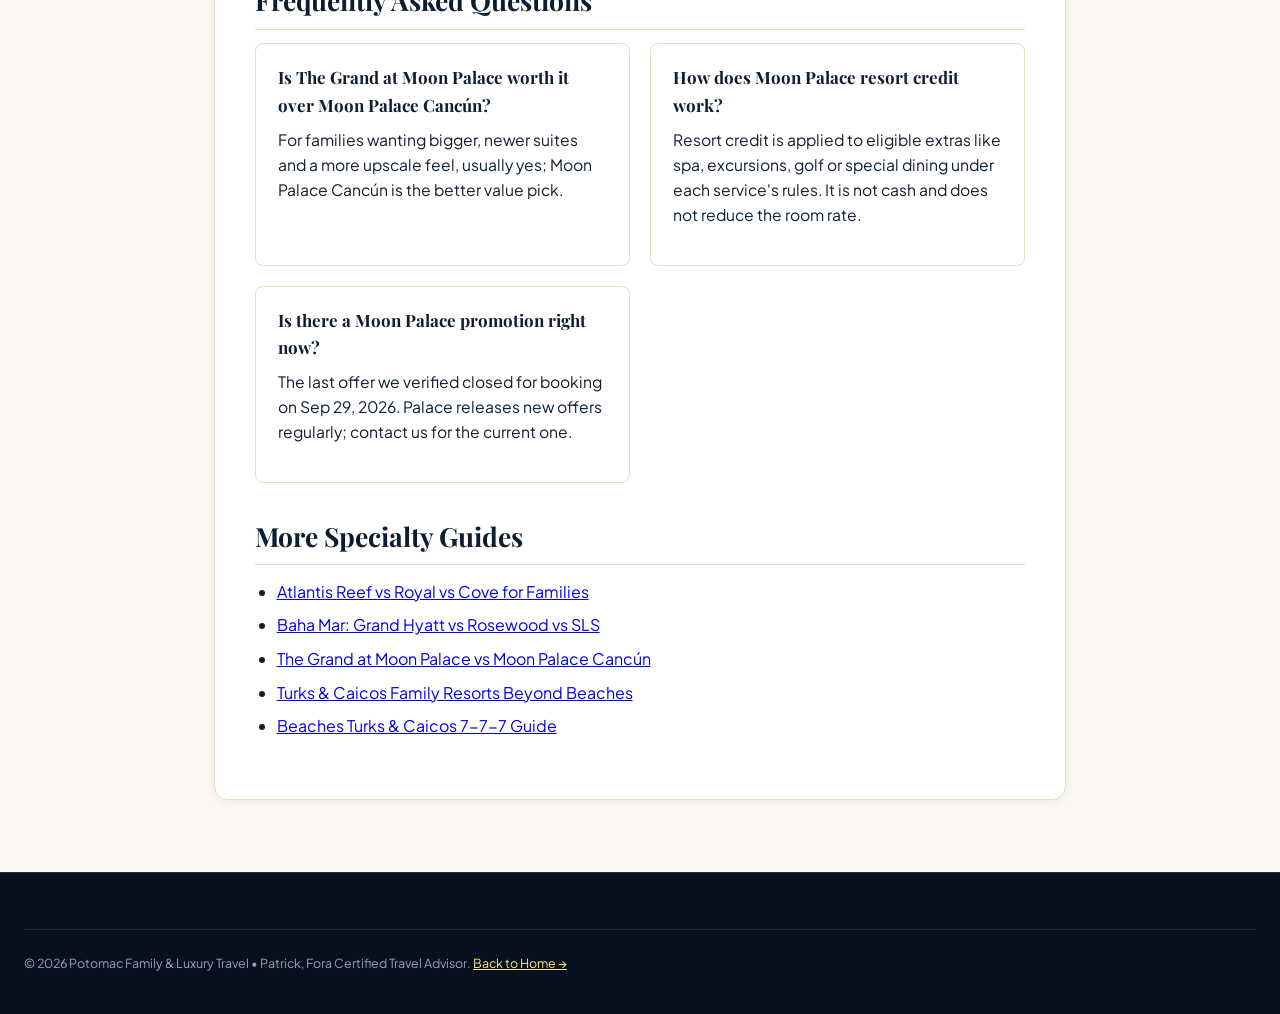
<file: guides/grand-at-moon-palace-vs-moon-palace-cancun-resort-credit.html>
<!DOCTYPE html>
<html lang="en">
<head>
<!-- Google tag (gtag.js) -->
<script async src="https://www.googletagmanager.com/gtag/js?id=G-69E3GH722Y"></script>
<script>
  window.dataLayer = window.dataLayer || [];
  function gtag(){dataLayer.push(arguments);}
  gtag('js', new Date());

  gtag('config', 'G-69E3GH722Y');
</script>

  <meta charset="UTF-8" />
  <meta name="viewport" content="width=device-width, initial-scale=1.0" />
  <title>The Grand at Moon Palace vs Moon Palace Cancún (Resort Credit Explained) | Potomac Family &amp; Luxury Travel</title>
  <meta name="description" content="Compare The Grand at Moon Palace and Moon Palace Cancún for families, and learn how Palace Resorts resort credit works and when it's offered." />
  <meta name="keywords" content="The Grand at Moon Palace vs Moon Palace Cancun, Moon Palace resort credit explained, Moon Palace family suites, Palace Resorts offers" />
  <meta property="og:title" content="The Grand at Moon Palace vs Moon Palace Cancún (Resort Credit Explained)" />
  <meta property="og:description" content="Compare The Grand at Moon Palace and Moon Palace Cancún for families, and learn how Palace Resorts resort credit works and when it's offered." />
  <meta property="og:type" content="article" />
  <link rel="canonical" href="https://potomacfamilytravel.github.io/guides/grand-at-moon-palace-vs-moon-palace-cancun-resort-credit.html" />
  <link href="https://fonts.googleapis.com/css2?family=JetBrains+Mono:wght@500;700&family=Playfair+Display:ital,wght@0,600;0,700;1,600&family=Plus+Jakarta+Sans:wght@400;500;600;700&display=swap" rel="stylesheet" />
  <link rel="stylesheet" href="../styles.css" />
  <script type="application/ld+json">
{
  "@context": "https://schema.org",
  "@graph": [
    {
      "@type": "Article",
      "headline": "The Grand at Moon Palace vs Moon Palace Cancún — and How Resort Credit Really Works",
      "description": "Compare The Grand at Moon Palace and Moon Palace Cancún for families, and learn how Palace Resorts resort credit works and when it's offered.",
      "datePublished": "2026-10-23",
      "dateModified": "2026-10-23",
      "author": {
        "@type": "Person",
        "name": "Patrick — Fora Certified Travel Advisor"
      },
      "publisher": {
        "@type": "TravelAgency",
        "name": "Potomac Family & Luxury Travel"
      },
      "mainEntityOfPage": "https://potomacfamilytravel.github.io/guides/grand-at-moon-palace-vs-moon-palace-cancun-resort-credit.html"
    },
    {
      "@type": "FAQPage",
      "mainEntity": [
        {
          "@type": "Question",
          "name": "Is The Grand at Moon Palace worth it over Moon Palace Cancún?",
          "acceptedAnswer": {
            "@type": "Answer",
            "text": "For families wanting bigger, newer suites and a more upscale feel, usually yes; Moon Palace Cancún is the better value pick."
          }
        },
        {
          "@type": "Question",
          "name": "How does Moon Palace resort credit work?",
          "acceptedAnswer": {
            "@type": "Answer",
            "text": "Resort credit is applied to eligible extras like spa, excursions, golf or special dining under each service's rules. It is not cash and does not reduce the room rate."
          }
        },
        {
          "@type": "Question",
          "name": "Is there a Moon Palace promotion right now?",
          "acceptedAnswer": {
            "@type": "Answer",
            "text": "The last offer we verified closed for booking on Sep 29, 2026. Palace releases new offers regularly; contact us for the current one."
          }
        }
      ]
    }
  ]
}
  </script>
</head>
<body>
  <header class="site-header">
    <div class="header-inner">
      <a href="../index.html" class="brand">
        <div class="brand-monogram">PF</div>
        <div class="brand-text">
          <span class="brand-name">Potomac Family &amp; Luxury Travel</span>
          <span class="brand-sub">Patrick • Fora Certified Travel Advisor</span>
        </div>
      </a>
      <nav class="main-nav">
        <a href="../index.html#specialties">Specialties</a>
        <a href="../index.html#perks-checker">Perks Checker</a>
        <a href="../index.html#insider-guides">Resort Guides</a>
        <a href="../index.html#newsletter">Weekly Brief</a>
      </nav>
      <div class="header-cta-group">
        <a href="../index.html?resort=moon-palace#perks-checker" class="btn btn-primary btn-sm">Compare Moon Palace options &rarr;</a>
      </div>
    </div>
  </header>
  <section class="article-hero">
    <div class="article-hero-inner">
      <div class="breadcrumb"><a href="../index.html">Home</a> &rsaquo; <a href="../index.html#insider-guides">Resort Guides</a> &rsaquo; <span>The Grand vs Moon Palace Cancún</span></div>
      <h1>The Grand at Moon Palace vs Moon Palace Cancún — and How Resort Credit Really Works</h1>
      <div class="article-byline"><span>By <strong>Patrick</strong> • Fora Certified Travel Advisor</span><span>Updated: October 23, 2026</span></div>
    </div>
  </section>
  <main class="article-container">
    <article class="article-body">
<p class="section-desc"><em>Perks described as typical are general advisor-program perks and vary by date, rate and availability. Supplier offers are only quoted when verified and current.</em></p>
<h2>Two resorts, one huge complex</h2>
<p>Moon Palace Cancún and The Grand at Moon Palace sit side by side south of Cancún airport. Both are family-friendly all-inclusives with kids' clubs and water play; The Grand is the newer, more upscale section with larger suites, while Moon Palace Cancún is typically the better value.</p>
<h2>Which to pick</h2>
<ul><li><strong>Choose The Grand</strong> for more space, newer rooms and a more polished feel — great for multi-gen groups.</li><li><strong>Choose Moon Palace Cancún</strong> if value matters most and you want the classic Moon Palace experience.</li><li><strong>Moon Palace Punta Cana</strong> is the Dominican Republic option for families flying into PUJ.</li></ul>
<h2>Resort credit, explained</h2>
<p>Palace offers often include a <strong>resort credit</strong> — a set amount per booking that can be applied to eligible extras such as spa services, excursions, golf or upgraded dining. It is not cash and not a discount on the room rate, and each service usually has its own credit-redemption rules. We help you plan which services to use it on before you arrive.</p>
<h2>Most recent verified Palace offer</h2>
<p>The latest Palace offer in our inbox (Sep 2026): up to 45% off, a $500 resort credit, airport transfers and free stays for kids and teens, for stays through Dec 23, 2027. <strong>That booking window closed Sep 29, 2026.</strong> Palace releases new offers regularly — ask us for what's live for your dates.</p>

      <div class="callout-box">
        <h4>Want a family-specific recommendation?</h4>
        <p style="margin-bottom:0.75rem;">Send your dates, kids' ages and budget — we'll compare options and add any advisor perks available for your dates.</p>
        <a href="../index.html?resort=moon-palace#perks-checker" class="btn btn-primary btn-sm">Compare Moon Palace options &rarr;</a>
      </div>
      <h2>Frequently Asked Questions</h2>
      <div class="faq-grid"><div class="faq-item"><h4>Is The Grand at Moon Palace worth it over Moon Palace Cancún?</h4><p>For families wanting bigger, newer suites and a more upscale feel, usually yes; Moon Palace Cancún is the better value pick.</p></div><div class="faq-item"><h4>How does Moon Palace resort credit work?</h4><p>Resort credit is applied to eligible extras like spa, excursions, golf or special dining under each service&#x27;s rules. It is not cash and does not reduce the room rate.</p></div><div class="faq-item"><h4>Is there a Moon Palace promotion right now?</h4><p>The last offer we verified closed for booking on Sep 29, 2026. Palace releases new offers regularly; contact us for the current one.</p></div></div>
      <h2>More Specialty Guides</h2>
      <ul>
        <li><a href="./atlantis-reef-vs-royal-vs-cove-families.html">Atlantis Reef vs Royal vs Cove for Families</a></li>
        <li><a href="./baha-mar-grand-hyatt-vs-rosewood-vs-sls-families.html">Baha Mar: Grand Hyatt vs Rosewood vs SLS</a></li>
        <li><a href="./grand-at-moon-palace-vs-moon-palace-cancun-resort-credit.html">The Grand at Moon Palace vs Moon Palace Cancún</a></li>
        <li><a href="./turks-caicos-family-resorts-beyond-beaches.html">Turks &amp; Caicos Family Resorts Beyond Beaches</a></li>
        <li><a href="./beaches-turks-caicos-7-7-7-loyalty-transfer.html">Beaches Turks &amp; Caicos 7-7-7 Guide</a></li>
      </ul>
    </article>
  </main>
  <footer class="site-footer">
    <div class="disclosure-box"><p>&copy; 2026 Potomac Family &amp; Luxury Travel • Patrick, Fora Certified Travel Advisor. <a href="../index.html" style="color:#FDE68A;">Back to Home &rarr;</a></p></div>
  </footer>
</body>
</html>
</file>
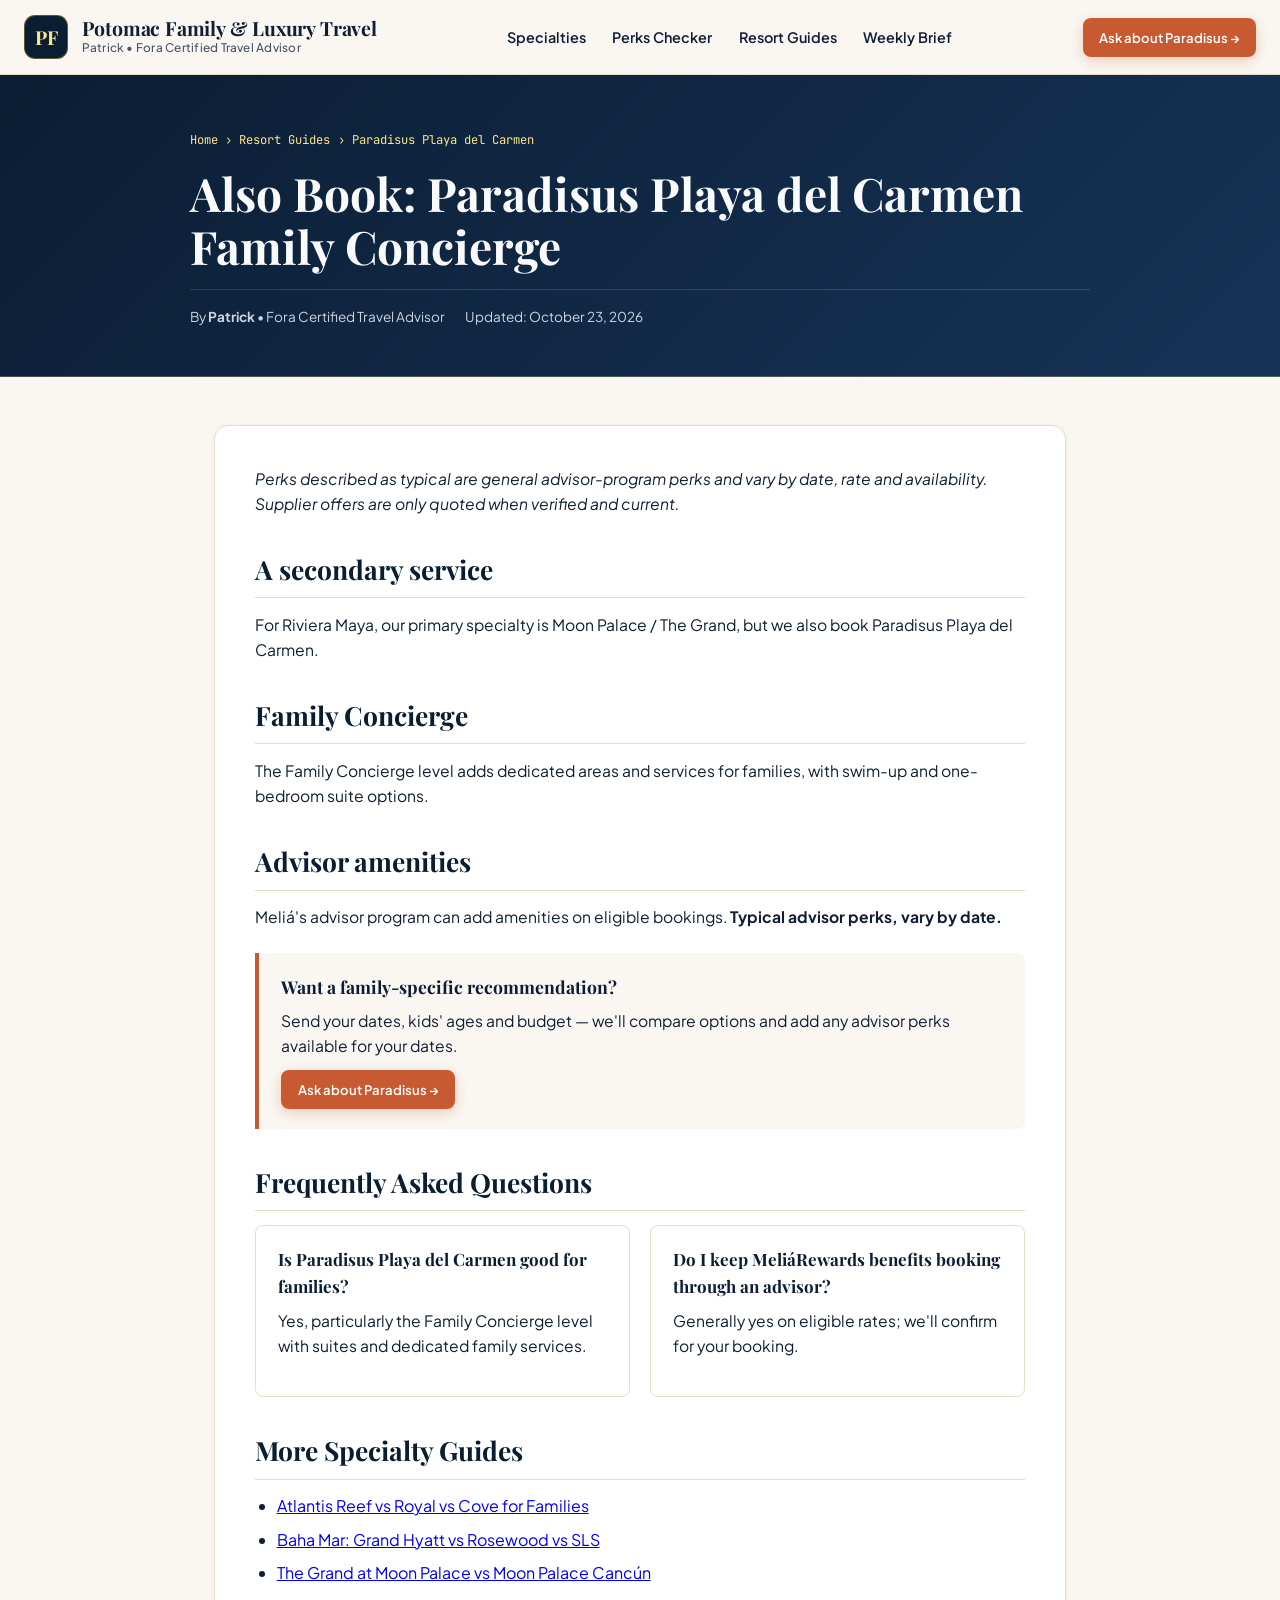
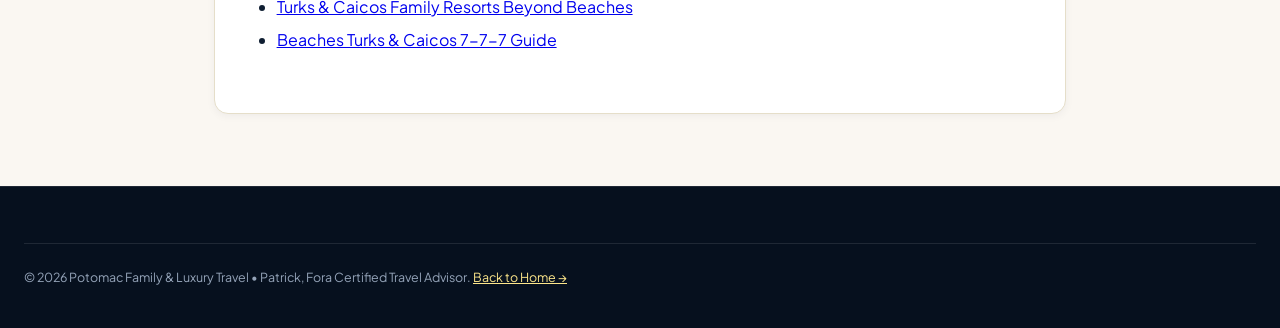
<file: guides/paradisus-playa-del-carmen-melia-bravos-perks.html>
<!DOCTYPE html>
<html lang="en">
<head>
<!-- Google tag (gtag.js) -->
<script async src="https://www.googletagmanager.com/gtag/js?id=G-69E3GH722Y"></script>
<script>
  window.dataLayer = window.dataLayer || [];
  function gtag(){dataLayer.push(arguments);}
  gtag('js', new Date());

  gtag('config', 'G-69E3GH722Y');
</script>

  <meta charset="UTF-8" />
  <meta name="viewport" content="width=device-width, initial-scale=1.0" />
  <title>Also Book: Paradisus Playa del Carmen Family Concierge | Potomac Family &amp; Luxury Travel</title>
  <meta name="description" content="Secondary service: what families should know about Paradisus Playa del Carmen Family Concierge suites and advisor amenities." />
  <meta name="keywords" content="Paradisus Playa del Carmen Family Concierge, Paradisus swim-up suite families" />
  <meta property="og:title" content="Also Book: Paradisus Playa del Carmen Family Concierge" />
  <meta property="og:description" content="Secondary service: what families should know about Paradisus Playa del Carmen Family Concierge suites and advisor amenities." />
  <meta property="og:type" content="article" />
  <link rel="canonical" href="https://potomacfamilytravel.github.io/guides/paradisus-playa-del-carmen-melia-bravos-perks.html" />
  <link href="https://fonts.googleapis.com/css2?family=JetBrains+Mono:wght@500;700&family=Playfair+Display:ital,wght@0,600;0,700;1,600&family=Plus+Jakarta+Sans:wght@400;500;600;700&display=swap" rel="stylesheet" />
  <link rel="stylesheet" href="../styles.css" />
  <script type="application/ld+json">
{
  "@context": "https://schema.org",
  "@graph": [
    {
      "@type": "Article",
      "headline": "Also Book: Paradisus Playa del Carmen Family Concierge",
      "description": "Secondary service: what families should know about Paradisus Playa del Carmen Family Concierge suites and advisor amenities.",
      "datePublished": "2026-10-23",
      "dateModified": "2026-10-23",
      "author": {
        "@type": "Person",
        "name": "Patrick — Fora Certified Travel Advisor"
      },
      "publisher": {
        "@type": "TravelAgency",
        "name": "Potomac Family & Luxury Travel"
      },
      "mainEntityOfPage": "https://potomacfamilytravel.github.io/guides/paradisus-playa-del-carmen-melia-bravos-perks.html"
    },
    {
      "@type": "FAQPage",
      "mainEntity": [
        {
          "@type": "Question",
          "name": "Is Paradisus Playa del Carmen good for families?",
          "acceptedAnswer": {
            "@type": "Answer",
            "text": "Yes, particularly the Family Concierge level with suites and dedicated family services."
          }
        },
        {
          "@type": "Question",
          "name": "Do I keep MeliáRewards benefits booking through an advisor?",
          "acceptedAnswer": {
            "@type": "Answer",
            "text": "Generally yes on eligible rates; we'll confirm for your booking."
          }
        }
      ]
    }
  ]
}
  </script>
</head>
<body>
  <header class="site-header">
    <div class="header-inner">
      <a href="../index.html" class="brand">
        <div class="brand-monogram">PF</div>
        <div class="brand-text">
          <span class="brand-name">Potomac Family &amp; Luxury Travel</span>
          <span class="brand-sub">Patrick • Fora Certified Travel Advisor</span>
        </div>
      </a>
      <nav class="main-nav">
        <a href="../index.html#specialties">Specialties</a>
        <a href="../index.html#perks-checker">Perks Checker</a>
        <a href="../index.html#insider-guides">Resort Guides</a>
        <a href="../index.html#newsletter">Weekly Brief</a>
      </nav>
      <div class="header-cta-group">
        <a href="../index.html?resort=paradisus-melia#perks-checker" class="btn btn-primary btn-sm">Ask about Paradisus &rarr;</a>
      </div>
    </div>
  </header>
  <section class="article-hero">
    <div class="article-hero-inner">
      <div class="breadcrumb"><a href="../index.html">Home</a> &rsaquo; <a href="../index.html#insider-guides">Resort Guides</a> &rsaquo; <span>Paradisus Playa del Carmen</span></div>
      <h1>Also Book: Paradisus Playa del Carmen Family Concierge</h1>
      <div class="article-byline"><span>By <strong>Patrick</strong> • Fora Certified Travel Advisor</span><span>Updated: October 23, 2026</span></div>
    </div>
  </section>
  <main class="article-container">
    <article class="article-body">
<p class="section-desc"><em>Perks described as typical are general advisor-program perks and vary by date, rate and availability. Supplier offers are only quoted when verified and current.</em></p>
<h2>A secondary service</h2>
<p>For Riviera Maya, our primary specialty is Moon Palace / The Grand, but we also book Paradisus Playa del Carmen.</p>
<h2>Family Concierge</h2>
<p>The Family Concierge level adds dedicated areas and services for families, with swim-up and one-bedroom suite options.</p>
<h2>Advisor amenities</h2>
<p>Meliá's advisor program can add amenities on eligible bookings. <strong>Typical advisor perks, vary by date.</strong></p>

      <div class="callout-box">
        <h4>Want a family-specific recommendation?</h4>
        <p style="margin-bottom:0.75rem;">Send your dates, kids' ages and budget — we'll compare options and add any advisor perks available for your dates.</p>
        <a href="../index.html?resort=paradisus-melia#perks-checker" class="btn btn-primary btn-sm">Ask about Paradisus &rarr;</a>
      </div>
      <h2>Frequently Asked Questions</h2>
      <div class="faq-grid"><div class="faq-item"><h4>Is Paradisus Playa del Carmen good for families?</h4><p>Yes, particularly the Family Concierge level with suites and dedicated family services.</p></div><div class="faq-item"><h4>Do I keep MeliáRewards benefits booking through an advisor?</h4><p>Generally yes on eligible rates; we&#x27;ll confirm for your booking.</p></div></div>
      <h2>More Specialty Guides</h2>
      <ul>
        <li><a href="./atlantis-reef-vs-royal-vs-cove-families.html">Atlantis Reef vs Royal vs Cove for Families</a></li>
        <li><a href="./baha-mar-grand-hyatt-vs-rosewood-vs-sls-families.html">Baha Mar: Grand Hyatt vs Rosewood vs SLS</a></li>
        <li><a href="./grand-at-moon-palace-vs-moon-palace-cancun-resort-credit.html">The Grand at Moon Palace vs Moon Palace Cancún</a></li>
        <li><a href="./turks-caicos-family-resorts-beyond-beaches.html">Turks &amp; Caicos Family Resorts Beyond Beaches</a></li>
        <li><a href="./beaches-turks-caicos-7-7-7-loyalty-transfer.html">Beaches Turks &amp; Caicos 7-7-7 Guide</a></li>
      </ul>
    </article>
  </main>
  <footer class="site-footer">
    <div class="disclosure-box"><p>&copy; 2026 Potomac Family &amp; Luxury Travel • Patrick, Fora Certified Travel Advisor. <a href="../index.html" style="color:#FDE68A;">Back to Home &rarr;</a></p></div>
  </footer>
</body>
</html>
</file>
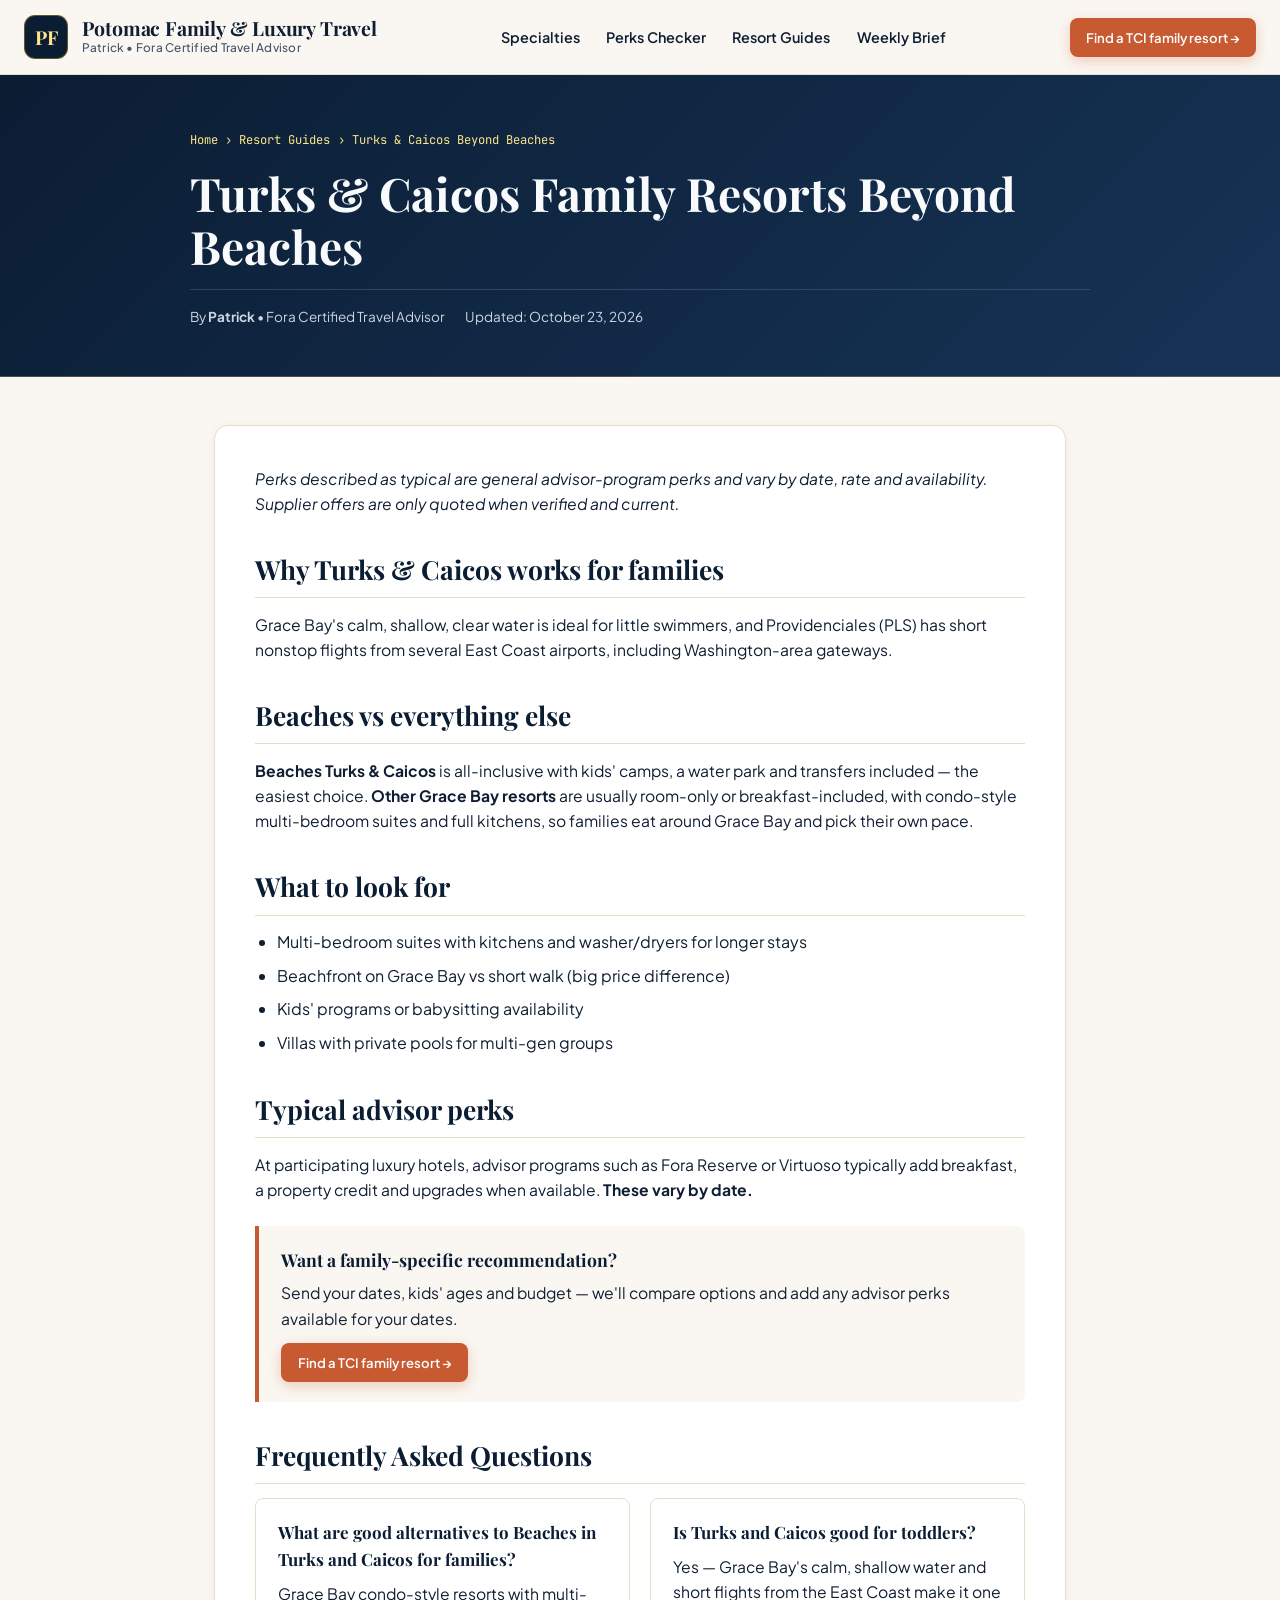
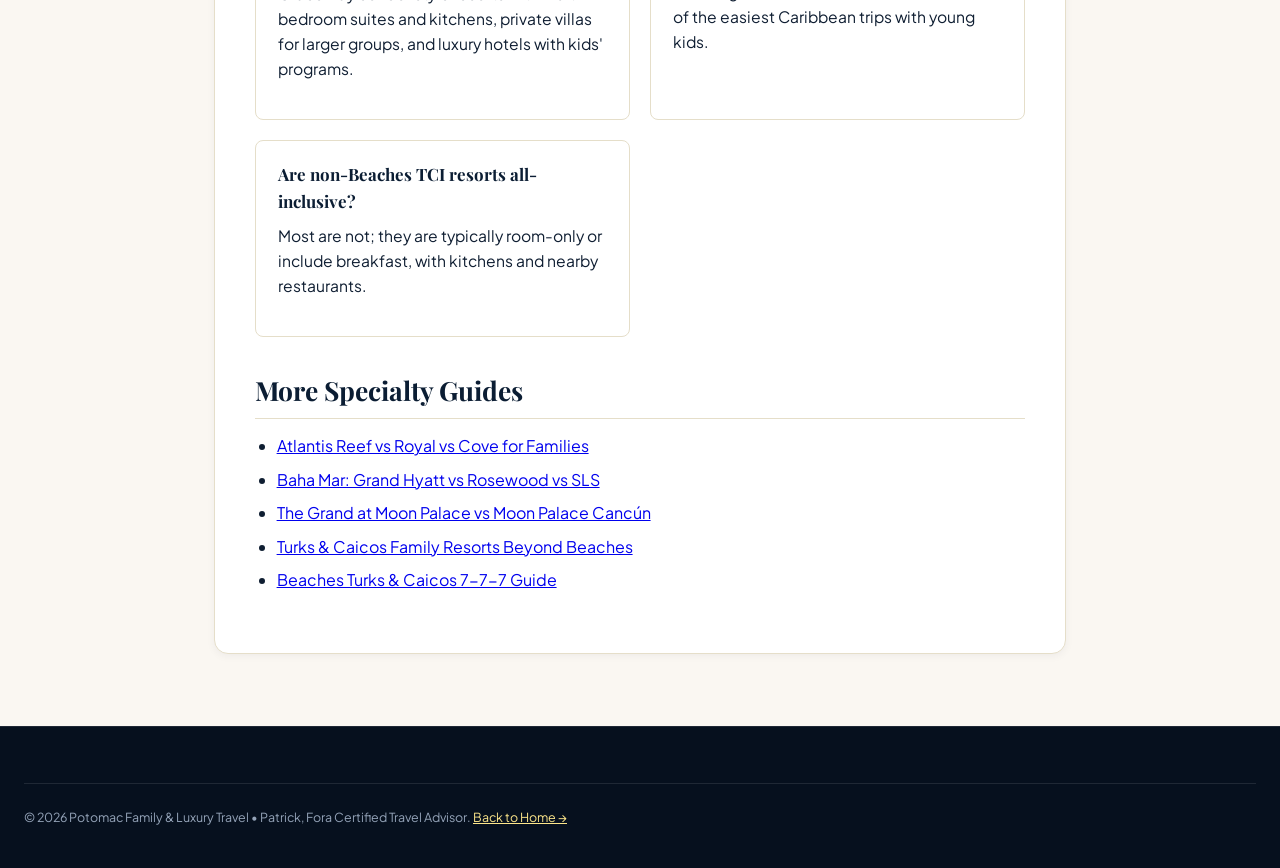
<file: guides/turks-caicos-family-resorts-beyond-beaches.html>
<!DOCTYPE html>
<html lang="en">
<head>
<!-- Google tag (gtag.js) -->
<script async src="https://www.googletagmanager.com/gtag/js?id=G-69E3GH722Y"></script>
<script>
  window.dataLayer = window.dataLayer || [];
  function gtag(){dataLayer.push(arguments);}
  gtag('js', new Date());

  gtag('config', 'G-69E3GH722Y');
</script>

  <meta charset="UTF-8" />
  <meta name="viewport" content="width=device-width, initial-scale=1.0" />
  <title>Turks & Caicos Family Resorts Beyond Beaches | Potomac Family &amp; Luxury Travel</title>
  <meta name="description" content="Planning Turks & Caicos with kids but not set on Beaches? How Grace Bay condo-suites, villas and luxury hotels compare for families." />
  <meta name="keywords" content="Turks and Caicos family resorts beyond Beaches, Grace Bay family resort suites, Turks and Caicos villa with kids, Providenciales family hotels" />
  <meta property="og:title" content="Turks & Caicos Family Resorts Beyond Beaches" />
  <meta property="og:description" content="Planning Turks & Caicos with kids but not set on Beaches? How Grace Bay condo-suites, villas and luxury hotels compare for families." />
  <meta property="og:type" content="article" />
  <link rel="canonical" href="https://potomacfamilytravel.github.io/guides/turks-caicos-family-resorts-beyond-beaches.html" />
  <link href="https://fonts.googleapis.com/css2?family=JetBrains+Mono:wght@500;700&family=Playfair+Display:ital,wght@0,600;0,700;1,600&family=Plus+Jakarta+Sans:wght@400;500;600;700&display=swap" rel="stylesheet" />
  <link rel="stylesheet" href="../styles.css" />
  <script type="application/ld+json">
{
  "@context": "https://schema.org",
  "@graph": [
    {
      "@type": "Article",
      "headline": "Turks &amp; Caicos Family Resorts Beyond Beaches",
      "description": "Planning Turks & Caicos with kids but not set on Beaches? How Grace Bay condo-suites, villas and luxury hotels compare for families.",
      "datePublished": "2026-10-23",
      "dateModified": "2026-10-23",
      "author": {
        "@type": "Person",
        "name": "Patrick — Fora Certified Travel Advisor"
      },
      "publisher": {
        "@type": "TravelAgency",
        "name": "Potomac Family & Luxury Travel"
      },
      "mainEntityOfPage": "https://potomacfamilytravel.github.io/guides/turks-caicos-family-resorts-beyond-beaches.html"
    },
    {
      "@type": "FAQPage",
      "mainEntity": [
        {
          "@type": "Question",
          "name": "What are good alternatives to Beaches in Turks and Caicos for families?",
          "acceptedAnswer": {
            "@type": "Answer",
            "text": "Grace Bay condo-style resorts with multi-bedroom suites and kitchens, private villas for larger groups, and luxury hotels with kids' programs."
          }
        },
        {
          "@type": "Question",
          "name": "Is Turks and Caicos good for toddlers?",
          "acceptedAnswer": {
            "@type": "Answer",
            "text": "Yes — Grace Bay's calm, shallow water and short flights from the East Coast make it one of the easiest Caribbean trips with young kids."
          }
        },
        {
          "@type": "Question",
          "name": "Are non-Beaches TCI resorts all-inclusive?",
          "acceptedAnswer": {
            "@type": "Answer",
            "text": "Most are not; they are typically room-only or include breakfast, with kitchens and nearby restaurants."
          }
        }
      ]
    }
  ]
}
  </script>
</head>
<body>
  <header class="site-header">
    <div class="header-inner">
      <a href="../index.html" class="brand">
        <div class="brand-monogram">PF</div>
        <div class="brand-text">
          <span class="brand-name">Potomac Family &amp; Luxury Travel</span>
          <span class="brand-sub">Patrick • Fora Certified Travel Advisor</span>
        </div>
      </a>
      <nav class="main-nav">
        <a href="../index.html#specialties">Specialties</a>
        <a href="../index.html#perks-checker">Perks Checker</a>
        <a href="../index.html#insider-guides">Resort Guides</a>
        <a href="../index.html#newsletter">Weekly Brief</a>
      </nav>
      <div class="header-cta-group">
        <a href="../index.html?resort=turks-caicos#perks-checker" class="btn btn-primary btn-sm">Find a TCI family resort &rarr;</a>
      </div>
    </div>
  </header>
  <section class="article-hero">
    <div class="article-hero-inner">
      <div class="breadcrumb"><a href="../index.html">Home</a> &rsaquo; <a href="../index.html#insider-guides">Resort Guides</a> &rsaquo; <span>Turks &amp; Caicos Beyond Beaches</span></div>
      <h1>Turks &amp; Caicos Family Resorts Beyond Beaches</h1>
      <div class="article-byline"><span>By <strong>Patrick</strong> • Fora Certified Travel Advisor</span><span>Updated: October 23, 2026</span></div>
    </div>
  </section>
  <main class="article-container">
    <article class="article-body">
<p class="section-desc"><em>Perks described as typical are general advisor-program perks and vary by date, rate and availability. Supplier offers are only quoted when verified and current.</em></p>
<h2>Why Turks & Caicos works for families</h2>
<p>Grace Bay's calm, shallow, clear water is ideal for little swimmers, and Providenciales (PLS) has short nonstop flights from several East Coast airports, including Washington-area gateways.</p>
<h2>Beaches vs everything else</h2>
<p><strong>Beaches Turks &amp; Caicos</strong> is all-inclusive with kids' camps, a water park and transfers included — the easiest choice. <strong>Other Grace Bay resorts</strong> are usually room-only or breakfast-included, with condo-style multi-bedroom suites and full kitchens, so families eat around Grace Bay and pick their own pace.</p>
<h2>What to look for</h2>
<ul><li>Multi-bedroom suites with kitchens and washer/dryers for longer stays</li><li>Beachfront on Grace Bay vs short walk (big price difference)</li><li>Kids' programs or babysitting availability</li><li>Villas with private pools for multi-gen groups</li></ul>
<h2>Typical advisor perks</h2>
<p>At participating luxury hotels, advisor programs such as Fora Reserve or Virtuoso typically add breakfast, a property credit and upgrades when available. <strong>These vary by date.</strong></p>

      <div class="callout-box">
        <h4>Want a family-specific recommendation?</h4>
        <p style="margin-bottom:0.75rem;">Send your dates, kids' ages and budget — we'll compare options and add any advisor perks available for your dates.</p>
        <a href="../index.html?resort=turks-caicos#perks-checker" class="btn btn-primary btn-sm">Find a TCI family resort &rarr;</a>
      </div>
      <h2>Frequently Asked Questions</h2>
      <div class="faq-grid"><div class="faq-item"><h4>What are good alternatives to Beaches in Turks and Caicos for families?</h4><p>Grace Bay condo-style resorts with multi-bedroom suites and kitchens, private villas for larger groups, and luxury hotels with kids&#x27; programs.</p></div><div class="faq-item"><h4>Is Turks and Caicos good for toddlers?</h4><p>Yes — Grace Bay&#x27;s calm, shallow water and short flights from the East Coast make it one of the easiest Caribbean trips with young kids.</p></div><div class="faq-item"><h4>Are non-Beaches TCI resorts all-inclusive?</h4><p>Most are not; they are typically room-only or include breakfast, with kitchens and nearby restaurants.</p></div></div>
      <h2>More Specialty Guides</h2>
      <ul>
        <li><a href="./atlantis-reef-vs-royal-vs-cove-families.html">Atlantis Reef vs Royal vs Cove for Families</a></li>
        <li><a href="./baha-mar-grand-hyatt-vs-rosewood-vs-sls-families.html">Baha Mar: Grand Hyatt vs Rosewood vs SLS</a></li>
        <li><a href="./grand-at-moon-palace-vs-moon-palace-cancun-resort-credit.html">The Grand at Moon Palace vs Moon Palace Cancún</a></li>
        <li><a href="./turks-caicos-family-resorts-beyond-beaches.html">Turks &amp; Caicos Family Resorts Beyond Beaches</a></li>
        <li><a href="./beaches-turks-caicos-7-7-7-loyalty-transfer.html">Beaches Turks &amp; Caicos 7-7-7 Guide</a></li>
      </ul>
    </article>
  </main>
  <footer class="site-footer">
    <div class="disclosure-box"><p>&copy; 2026 Potomac Family &amp; Luxury Travel • Patrick, Fora Certified Travel Advisor. <a href="../index.html" style="color:#FDE68A;">Back to Home &rarr;</a></p></div>
  </footer>
</body>
</html>
</file>
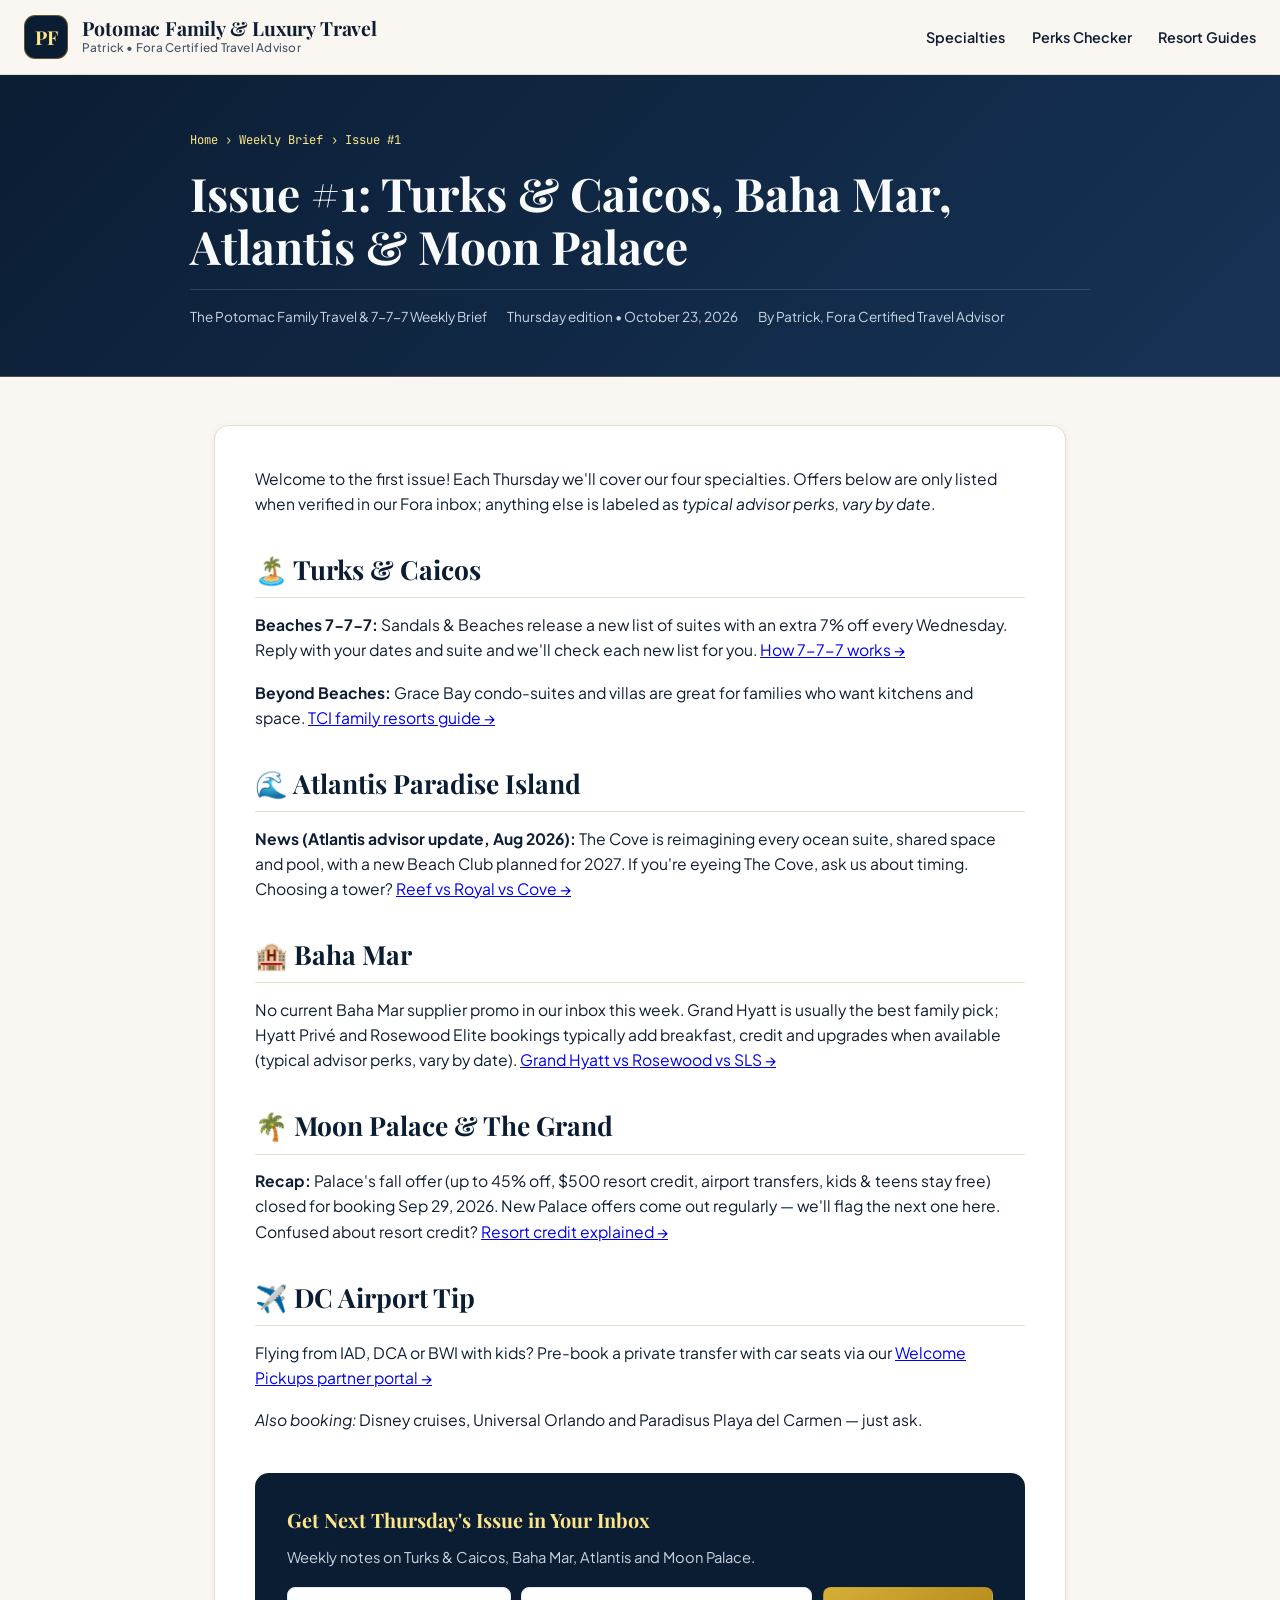
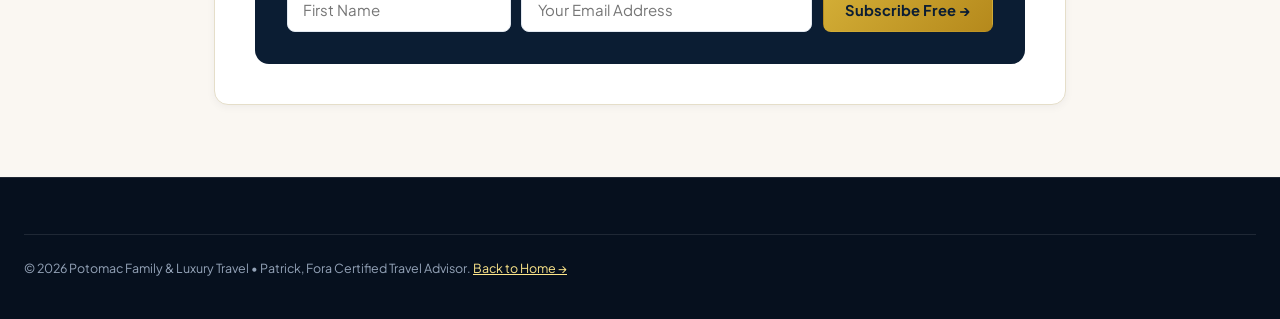
<file: newsletter/issue-1-oct-23-2026.html>
<!DOCTYPE html>
<html lang="en">
<head>
<!-- Google tag (gtag.js) -->
<script async src="https://www.googletagmanager.com/gtag/js?id=G-69E3GH722Y"></script>
<script>
  window.dataLayer = window.dataLayer || [];
  function gtag(){dataLayer.push(arguments);}
  gtag('js', new Date());

  gtag('config', 'G-69E3GH722Y');
</script>

  <meta charset="UTF-8" />
  <meta name="viewport" content="width=device-width, initial-scale=1.0" />
  <title>Issue #1 (Oct 23, 2026): Turks &amp; Caicos, Baha Mar, Atlantis &amp; Moon Palace | The Potomac Family Travel &amp; 7-7-7 Weekly Brief</title>
  <meta name="description" content="Issue #1 of The Potomac Family Travel &amp; 7-7-7 Weekly Brief: our four specialties — Turks &amp; Caicos, Baha Mar, Atlantis and Moon Palace — with verified supplier news and family tips." />
  <meta property="og:title" content="Issue #1: Turks &amp; Caicos, Baha Mar, Atlantis &amp; Moon Palace" />
  <meta property="og:type" content="article" />
  <link rel="canonical" href="https://potomacfamilytravel.github.io/newsletter/issue-1-oct-23-2026.html" />
  <link href="https://fonts.googleapis.com/css2?family=JetBrains+Mono:wght@500;700&family=Playfair+Display:ital,wght@0,600;0,700;1,600&family=Plus+Jakarta+Sans:wght@400;500;600;700&display=swap" rel="stylesheet" />
  <link rel="stylesheet" href="../styles.css" />
  <script type="application/ld+json">
{
  "@context": "https://schema.org",
  "@type": "NewsArticle",
  "headline": "Issue #1: Turks & Caicos, Baha Mar, Atlantis & Moon Palace — Our Four Specialties",
  "datePublished": "2026-10-23",
  "author": {
    "@type": "Person",
    "name": "Patrick — Fora Certified Travel Advisor"
  },
  "publisher": {
    "@type": "TravelAgency",
    "name": "Potomac Family & Luxury Travel"
  }
}
  </script>
</head>
<body>
  <header class="site-header">
    <div class="header-inner">
      <a href="../index.html" class="brand"><div class="brand-monogram">PF</div><div class="brand-text"><span class="brand-name">Potomac Family &amp; Luxury Travel</span><span class="brand-sub">Patrick • Fora Certified Travel Advisor</span></div></a>
      <nav class="main-nav"><a href="../index.html#specialties">Specialties</a><a href="../index.html#perks-checker">Perks Checker</a><a href="../index.html#insider-guides">Resort Guides</a></nav>
    </div>
  </header>
  <section class="article-hero">
    <div class="article-hero-inner">
      <div class="breadcrumb"><a href="../index.html">Home</a> &rsaquo; <a href="../index.html#newsletter">Weekly Brief</a> &rsaquo; <span>Issue #1</span></div>
      <h1>Issue #1: Turks &amp; Caicos, Baha Mar, Atlantis &amp; Moon Palace</h1>
      <div class="article-byline"><span>The Potomac Family Travel &amp; 7-7-7 Weekly Brief</span><span>Thursday edition • October 23, 2026</span><span>By Patrick, Fora Certified Travel Advisor</span></div>
    </div>
  </section>
  <main class="article-container">
    <article class="article-body">
      <p>Welcome to the first issue! Each Thursday we'll cover our four specialties. Offers below are only listed when verified in our Fora inbox; anything else is labeled as <em>typical advisor perks, vary by date</em>.</p>

      <h2>🏝️ Turks &amp; Caicos</h2>
      <p><strong>Beaches 7-7-7:</strong> Sandals &amp; Beaches release a new list of suites with an extra 7% off every Wednesday. Reply with your dates and suite and we'll check each new list for you. <a href="../guides/beaches-turks-caicos-7-7-7-loyalty-transfer.html">How 7-7-7 works &rarr;</a></p>
      <p><strong>Beyond Beaches:</strong> Grace Bay condo-suites and villas are great for families who want kitchens and space. <a href="../guides/turks-caicos-family-resorts-beyond-beaches.html">TCI family resorts guide &rarr;</a></p>

      <h2>🌊 Atlantis Paradise Island</h2>
      <p><strong>News (Atlantis advisor update, Aug 2026):</strong> The Cove is reimagining every ocean suite, shared space and pool, with a new Beach Club planned for 2027. If you're eyeing The Cove, ask us about timing. Choosing a tower? <a href="../guides/atlantis-reef-vs-royal-vs-cove-families.html">Reef vs Royal vs Cove &rarr;</a></p>

      <h2>🏨 Baha Mar</h2>
      <p>No current Baha Mar supplier promo in our inbox this week. Grand Hyatt is usually the best family pick; Hyatt Privé and Rosewood Elite bookings typically add breakfast, credit and upgrades when available (typical advisor perks, vary by date). <a href="../guides/baha-mar-grand-hyatt-vs-rosewood-vs-sls-families.html">Grand Hyatt vs Rosewood vs SLS &rarr;</a></p>

      <h2>🌴 Moon Palace &amp; The Grand</h2>
      <p><strong>Recap:</strong> Palace's fall offer (up to 45% off, $500 resort credit, airport transfers, kids &amp; teens stay free) closed for booking Sep 29, 2026. New Palace offers come out regularly — we'll flag the next one here. Confused about resort credit? <a href="../guides/grand-at-moon-palace-vs-moon-palace-cancun-resort-credit.html">Resort credit explained &rarr;</a></p>

      <h2>✈️ DC Airport Tip</h2>
      <p>Flying from IAD, DCA or BWI with kids? Pre-book a private transfer with car seats via our <a href="https://www.book-online-transfers.com/en/fora-travel-27771" target="_blank" rel="noopener noreferrer">Welcome Pickups partner portal &rarr;</a></p>

      <p><em>Also booking:</em> Disney cruises, Universal Orlando and Paradisus Playa del Carmen — just ask.</p>

      <div style="background: var(--bg-navy); color: #FFFFFF; padding: 2rem; border-radius: var(--radius-md); margin-top: 2.5rem;">
        <h3 style="color: #FDE68A; margin-top: 0;">Get Next Thursday's Issue in Your Inbox</h3>
        <p style="color: var(--text-on-dark-muted); font-size: 0.92rem;">Weekly notes on Turks &amp; Caicos, Baha Mar, Atlantis and Moon Palace.</p>
        <form id="issue-subscribe-form" style="display: grid; grid-template-columns: 1fr 1.3fr auto; gap: 0.65rem; margin-top: 1rem;">
          <input type="text" id="issue-first-name" class="form-input" placeholder="First Name" required />
          <input type="email" id="issue-email" class="form-input" placeholder="Your Email Address" required />
          <button type="submit" class="btn btn-gold">Subscribe Free &rarr;</button>
        </form>
        <div id="issue-sub-confirm" class="confirmation-banner" role="status"></div>
      </div>
    </article>
  </main>
  <footer class="site-footer">
    <div class="disclosure-box"><p>&copy; 2026 Potomac Family &amp; Luxury Travel • Patrick, Fora Certified Travel Advisor. <a href="../index.html" style="color:#FDE68A;">Back to Home &rarr;</a></p></div>
  </footer>

  <script>
    document.getElementById("issue-subscribe-form")?.addEventListener("submit", async (e) => {
      e.preventDefault();
      const firstName = document.getElementById("issue-first-name").value.trim() || "Traveler";
      const email = document.getElementById("issue-email").value.trim();
      const banner = document.getElementById("issue-sub-confirm");
      try {
        const res = await fetch("https://formsubmit.co/ajax/6a68db661834f2a60f8201f7d6f42dc2", {
          method: "POST",
          headers: { "Content-Type": "application/json", Accept: "application/json" },
          body: JSON.stringify({ _subject: "New newsletter subscriber", _captcha: "false", form_type: "newsletter", firstName, email, source: "newsletter-issue-1" })
        });
        const data = await res.json();
        banner.textContent = data.message || "Welcome aboard! You're subscribed to the Thursday Brief.";
      } catch (err) {
        banner.textContent = `Welcome aboard, ${firstName}! You're subscribed to The Potomac Family Travel & 7-7-7 Weekly Brief.`;
      }
      banner.classList.add("active");
      e.target.reset();
    });
  </script>
</body>
</html>
</file>
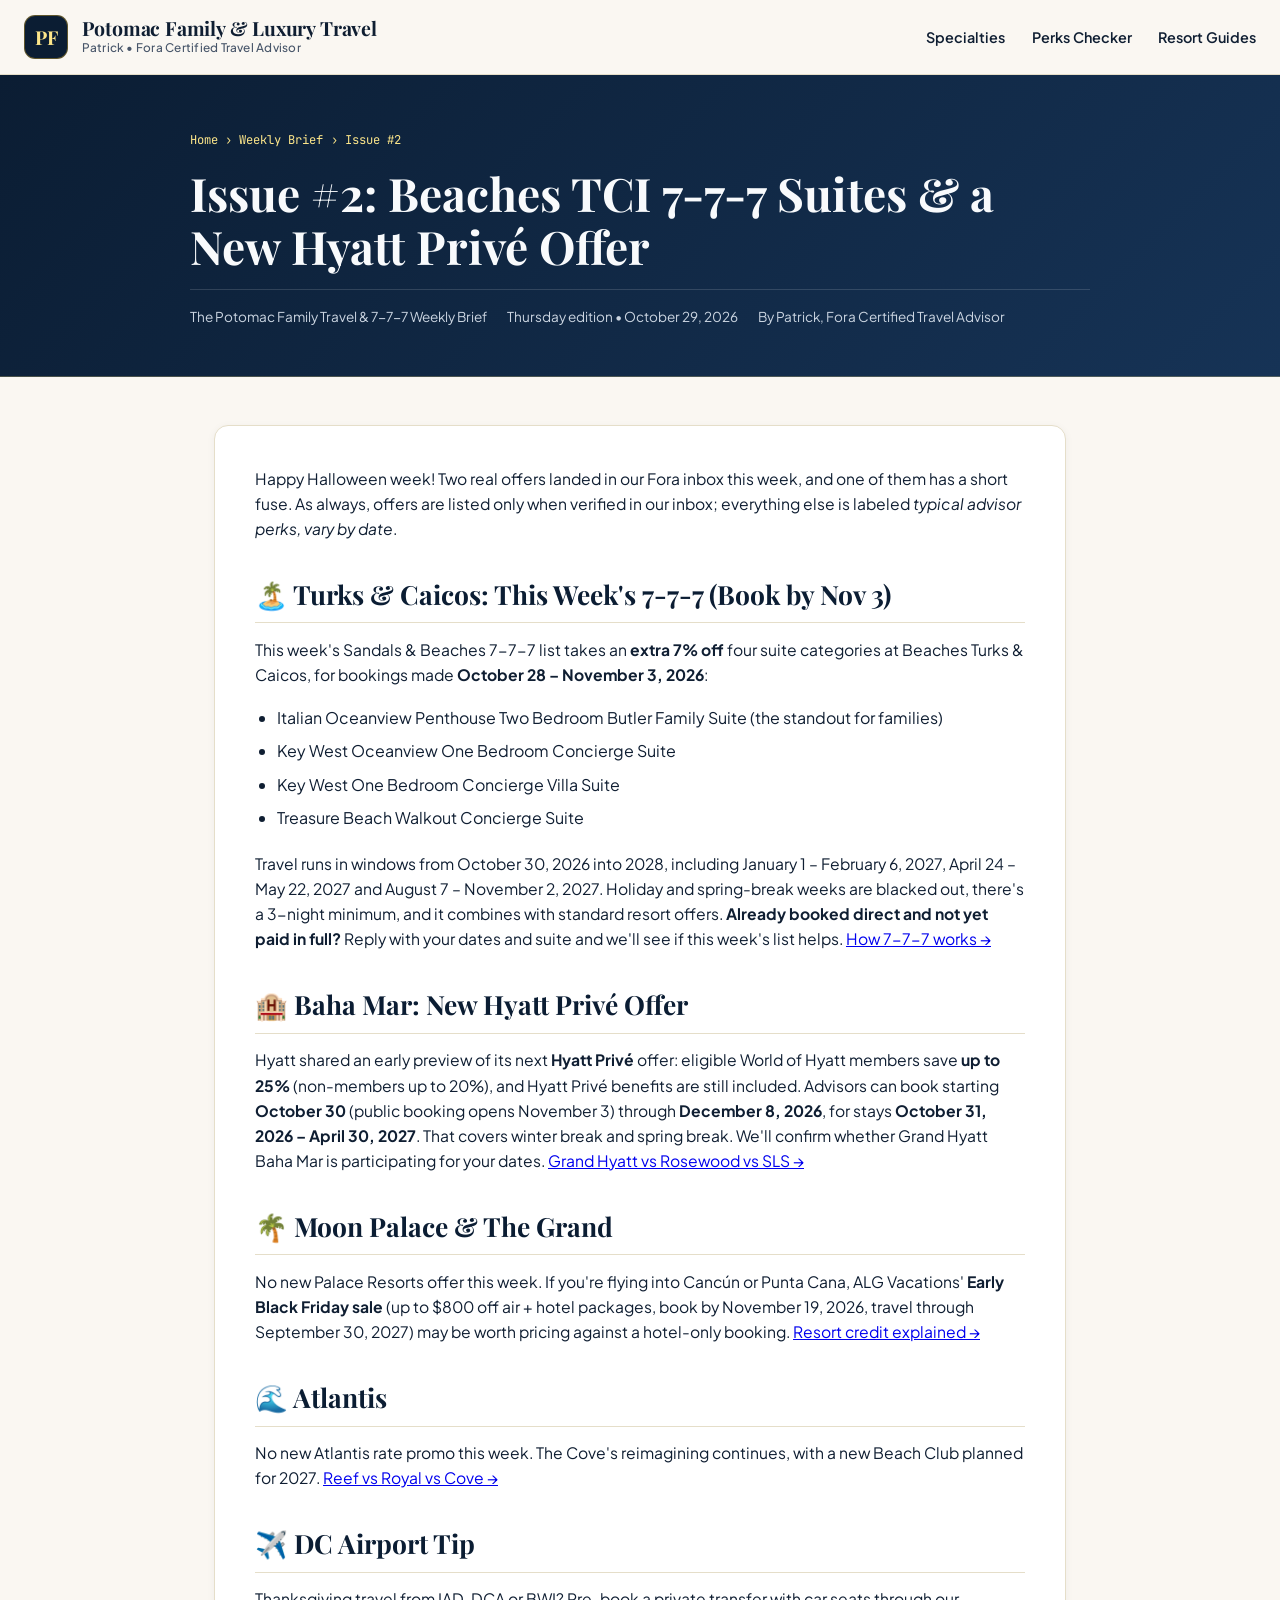
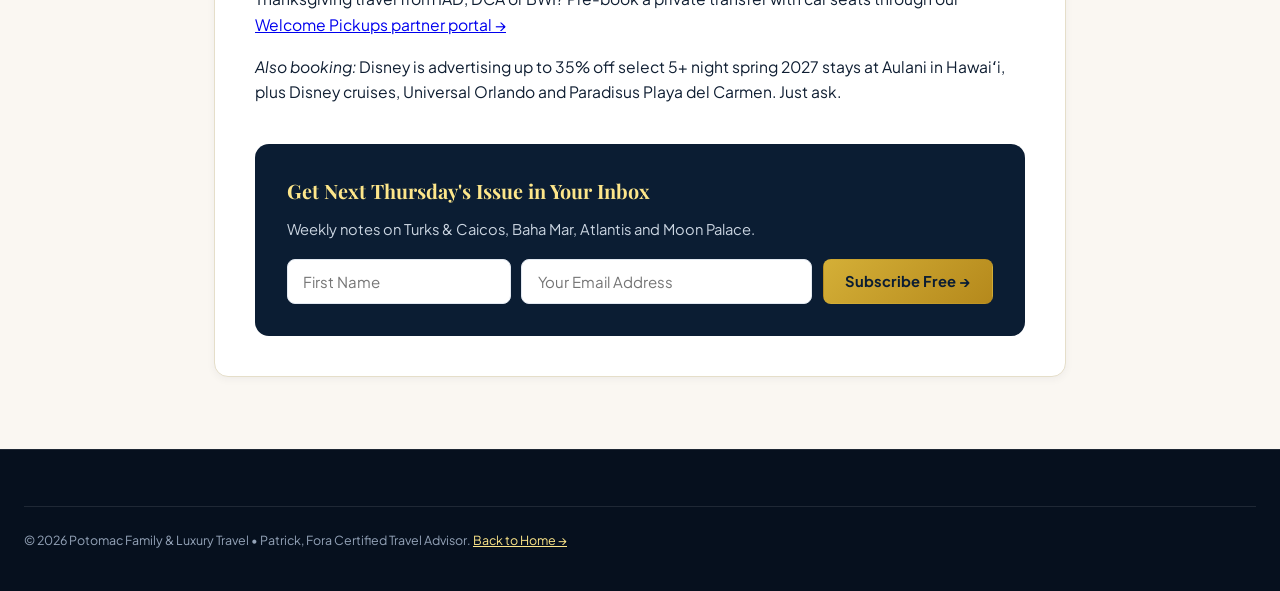
<file: newsletter/issue-2-oct-29-2026.html>
<!DOCTYPE html>
<html lang="en">
<head>
<!-- Google tag (gtag.js) -->
<script async src="https://www.googletagmanager.com/gtag/js?id=G-69E3GH722Y"></script>
<script>
  window.dataLayer = window.dataLayer || [];
  function gtag(){dataLayer.push(arguments);}
  gtag('js', new Date());

  gtag('config', 'G-69E3GH722Y');
</script>

  <meta charset="UTF-8" />
  <meta name="viewport" content="width=device-width, initial-scale=1.0" />
  <title>Issue #2 (Oct 29, 2026): Beaches TCI 7-7-7 Suites &amp; a New Hyatt Privé Offer | The Potomac Family Travel &amp; 7-7-7 Weekly Brief</title>
  <meta name="description" content="Issue #2 of The Potomac Family Travel &amp; 7-7-7 Weekly Brief: four Beaches Turks &amp; Caicos suites on this week's 7-7-7 list (book by Nov 3), a new Hyatt Privé offer for Baha Mar planners, and Moon Palace package savings." />
  <meta property="og:title" content="Issue #2: Beaches TCI 7-7-7 Suites &amp; a New Hyatt Privé Offer" />
  <meta property="og:type" content="article" />
  <link rel="canonical" href="https://potomacfamilytravel.github.io/newsletter/issue-2-oct-29-2026.html" />
  <link href="https://fonts.googleapis.com/css2?family=JetBrains+Mono:wght@500;700&family=Playfair+Display:ital,wght@0,600;0,700;1,600&family=Plus+Jakarta+Sans:wght@400;500;600;700&display=swap" rel="stylesheet" />
  <link rel="stylesheet" href="../styles.css" />
  <script type="application/ld+json">
{
  "@context": "https://schema.org",
  "@type": "NewsArticle",
  "headline": "Issue #2: Beaches Turks & Caicos 7-7-7 Suites & a New Hyatt Privé Offer",
  "datePublished": "2026-10-29",
  "author": {
    "@type": "Person",
    "name": "Patrick — Fora Certified Travel Advisor"
  },
  "publisher": {
    "@type": "TravelAgency",
    "name": "Potomac Family & Luxury Travel"
  }
}
  </script>
</head>
<body>
  <header class="site-header">
    <div class="header-inner">
      <a href="../index.html" class="brand"><div class="brand-monogram">PF</div><div class="brand-text"><span class="brand-name">Potomac Family &amp; Luxury Travel</span><span class="brand-sub">Patrick • Fora Certified Travel Advisor</span></div></a>
      <nav class="main-nav"><a href="../index.html#specialties">Specialties</a><a href="../index.html#perks-checker">Perks Checker</a><a href="../index.html#insider-guides">Resort Guides</a></nav>
    </div>
  </header>
  <section class="article-hero">
    <div class="article-hero-inner">
      <div class="breadcrumb"><a href="../index.html">Home</a> &rsaquo; <a href="../index.html#newsletter">Weekly Brief</a> &rsaquo; <span>Issue #2</span></div>
      <h1>Issue #2: Beaches TCI 7-7-7 Suites &amp; a New Hyatt Privé Offer</h1>
      <div class="article-byline"><span>The Potomac Family Travel &amp; 7-7-7 Weekly Brief</span><span>Thursday edition • October 29, 2026</span><span>By Patrick, Fora Certified Travel Advisor</span></div>
    </div>
  </section>
    <main class="article-container">
    <article class="article-body">
      <p>Happy Halloween week! Two real offers landed in our Fora inbox this week, and one of them has a short fuse. As always, offers are listed only when verified in our inbox; everything else is labeled <em>typical advisor perks, vary by date</em>.</p>

      <h2>🏝️ Turks &amp; Caicos: This Week's 7-7-7 (Book by Nov 3)</h2>
      <p>This week's Sandals &amp; Beaches 7-7-7 list takes an <strong>extra 7% off</strong> four suite categories at Beaches Turks &amp; Caicos, for bookings made <strong>October 28 – November 3, 2026</strong>:</p>
      <ul>
        <li>Italian Oceanview Penthouse Two Bedroom Butler Family Suite (the standout for families)</li>
        <li>Key West Oceanview One Bedroom Concierge Suite</li>
        <li>Key West One Bedroom Concierge Villa Suite</li>
        <li>Treasure Beach Walkout Concierge Suite</li>
      </ul>
      <p>Travel runs in windows from October 30, 2026 into 2028, including January 1 – February 6, 2027, April 24 – May 22, 2027 and August 7 – November 2, 2027. Holiday and spring-break weeks are blacked out, there's a 3-night minimum, and it combines with standard resort offers. <strong>Already booked direct and not yet paid in full?</strong> Reply with your dates and suite and we'll see if this week's list helps. <a href="../guides/beaches-turks-caicos-7-7-7-loyalty-transfer.html">How 7-7-7 works &rarr;</a></p>

      <h2>🏨 Baha Mar: New Hyatt Privé Offer</h2>
      <p>Hyatt shared an early preview of its next <strong>Hyatt Privé</strong> offer: eligible World of Hyatt members save <strong>up to 25%</strong> (non-members up to 20%), and Hyatt Privé benefits are still included. Advisors can book starting <strong>October 30</strong> (public booking opens November 3) through <strong>December 8, 2026</strong>, for stays <strong>October 31, 2026 – April 30, 2027</strong>. That covers winter break and spring break. We'll confirm whether Grand Hyatt Baha Mar is participating for your dates. <a href="../guides/baha-mar-grand-hyatt-vs-rosewood-vs-sls-families.html">Grand Hyatt vs Rosewood vs SLS &rarr;</a></p>

      <h2>🌴 Moon Palace &amp; The Grand</h2>
      <p>No new Palace Resorts offer this week. If you're flying into Cancún or Punta Cana, ALG Vacations' <strong>Early Black Friday sale</strong> (up to $800 off air + hotel packages, book by November 19, 2026, travel through September 30, 2027) may be worth pricing against a hotel-only booking. <a href="../guides/grand-at-moon-palace-vs-moon-palace-cancun-resort-credit.html">Resort credit explained &rarr;</a></p>

      <h2>🌊 Atlantis</h2>
      <p>No new Atlantis rate promo this week. The Cove's reimagining continues, with a new Beach Club planned for 2027. <a href="../guides/atlantis-reef-vs-royal-vs-cove-families.html">Reef vs Royal vs Cove &rarr;</a></p>

      <h2>✈️ DC Airport Tip</h2>
      <p>Thanksgiving travel from IAD, DCA or BWI? Pre-book a private transfer with car seats through our <a href="https://www.book-online-transfers.com/en/fora-travel-27771" target="_blank" rel="noopener noreferrer">Welcome Pickups partner portal &rarr;</a></p>

      <p><em>Also booking:</em> Disney is advertising up to 35% off select 5+ night spring 2027 stays at Aulani in Hawaiʻi, plus Disney cruises, Universal Orlando and Paradisus Playa del Carmen. Just ask.</p>

      <div style="background: var(--bg-navy); color: #FFFFFF; padding: 2rem; border-radius: var(--radius-md); margin-top: 2.5rem;">
        <h3 style="color: #FDE68A; margin-top: 0;">Get Next Thursday's Issue in Your Inbox</h3>
        <p style="color: var(--text-on-dark-muted); font-size: 0.92rem;">Weekly notes on Turks &amp; Caicos, Baha Mar, Atlantis and Moon Palace.</p>
        <form id="issue-subscribe-form" style="display: grid; grid-template-columns: 1fr 1.3fr auto; gap: 0.65rem; margin-top: 1rem;">
          <input type="text" id="issue-first-name" class="form-input" placeholder="First Name" required />
          <input type="email" id="issue-email" class="form-input" placeholder="Your Email Address" required />
          <button type="submit" class="btn btn-gold">Subscribe Free &rarr;</button>
        </form>
        <div id="issue-sub-confirm" class="confirmation-banner" role="status"></div>
      </div>
    </article>
  </main>
  <footer class="site-footer">
    <div class="disclosure-box"><p>&copy; 2026 Potomac Family &amp; Luxury Travel • Patrick, Fora Certified Travel Advisor. <a href="../index.html" style="color:#FDE68A;">Back to Home &rarr;</a></p></div>
  </footer>

  <script>
    document.getElementById("issue-subscribe-form")?.addEventListener("submit", async (e) => {
      e.preventDefault();
      const firstName = document.getElementById("issue-first-name").value.trim() || "Traveler";
      const email = document.getElementById("issue-email").value.trim();
      const banner = document.getElementById("issue-sub-confirm");
      try {
        const res = await fetch("https://formsubmit.co/ajax/6a68db661834f2a60f8201f7d6f42dc2", {
          method: "POST",
          headers: { "Content-Type": "application/json", Accept: "application/json" },
          body: JSON.stringify({ _subject: "New newsletter subscriber", _captcha: "false", form_type: "newsletter", firstName, email, source: "newsletter-issue-2" })
        });
        const data = await res.json();
        banner.textContent = data.message || "Welcome aboard! You're subscribed to the Thursday Brief.";
      } catch (err) {
        banner.textContent = `Welcome aboard, ${firstName}! You're subscribed to The Potomac Family Travel & 7-7-7 Weekly Brief.`;
      }
      banner.classList.add("active");
      e.target.reset();
    });
  </script>
</body>
</html>
</file>
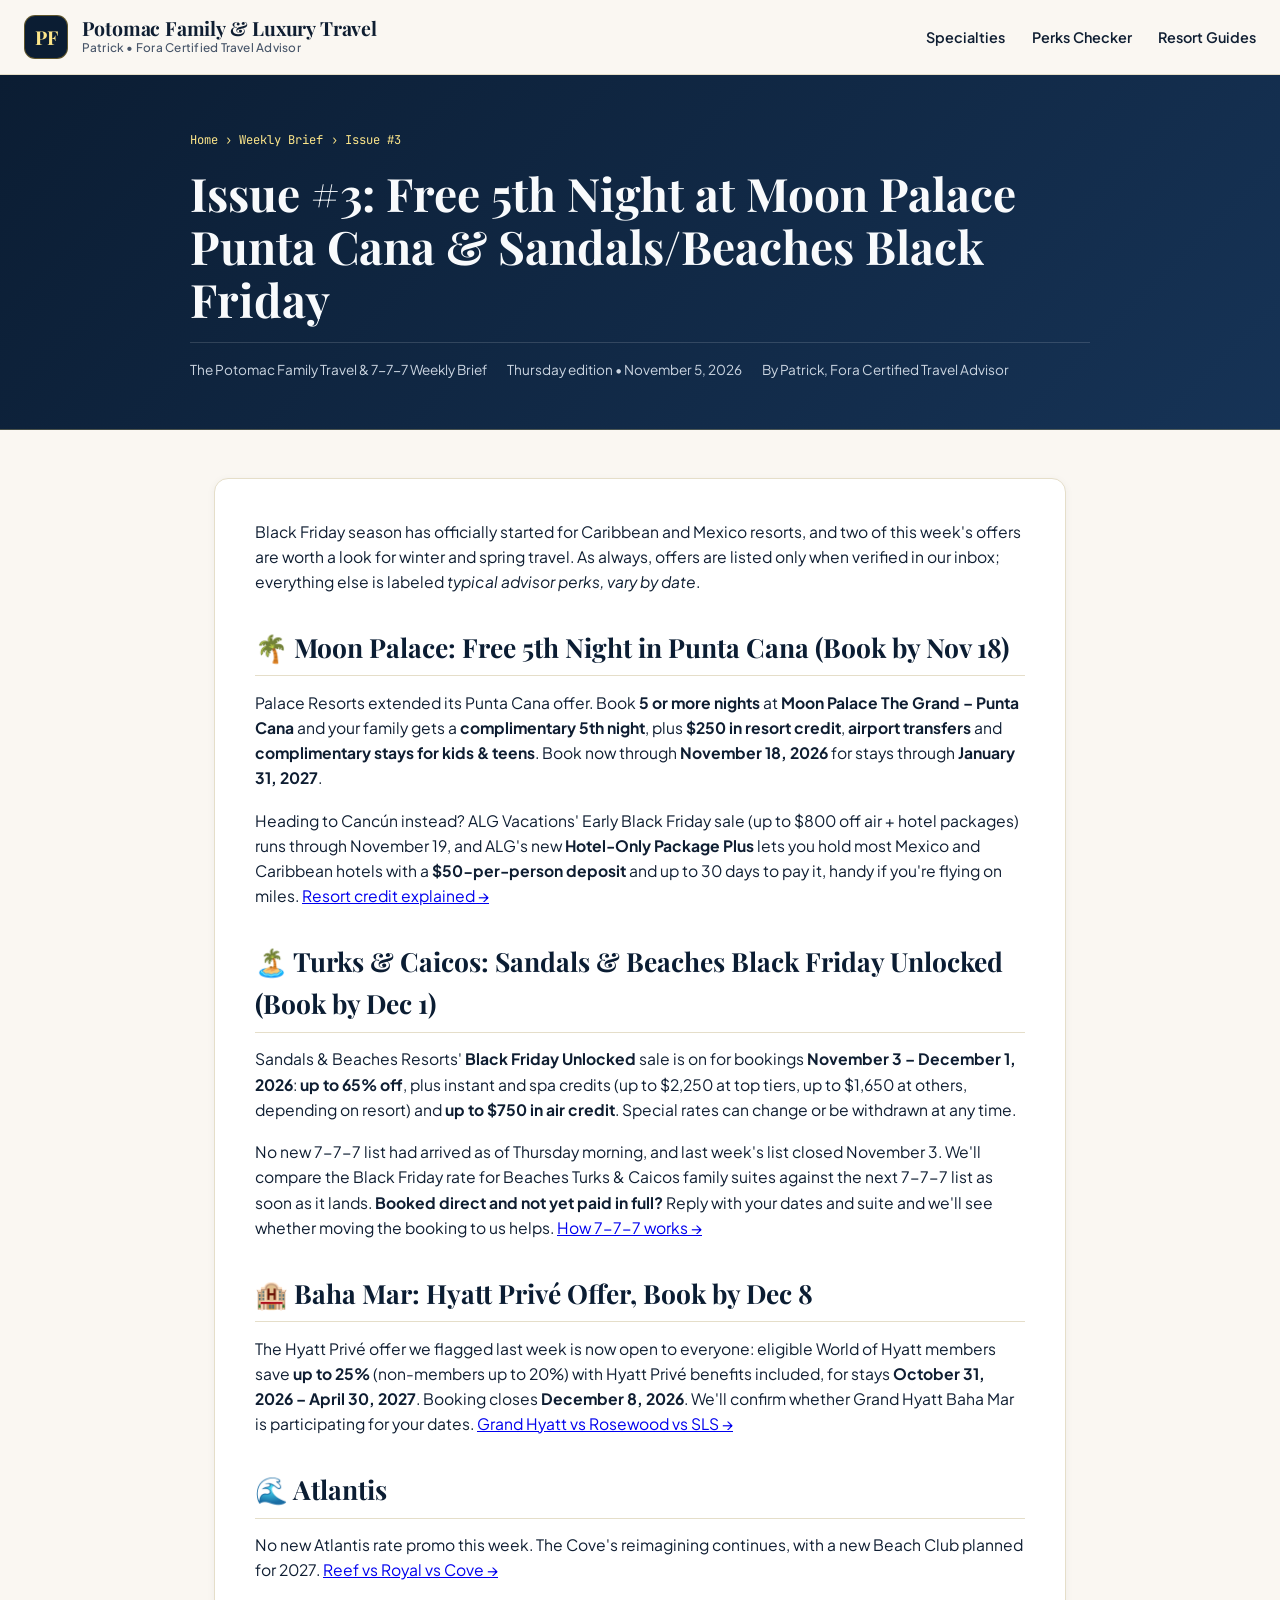
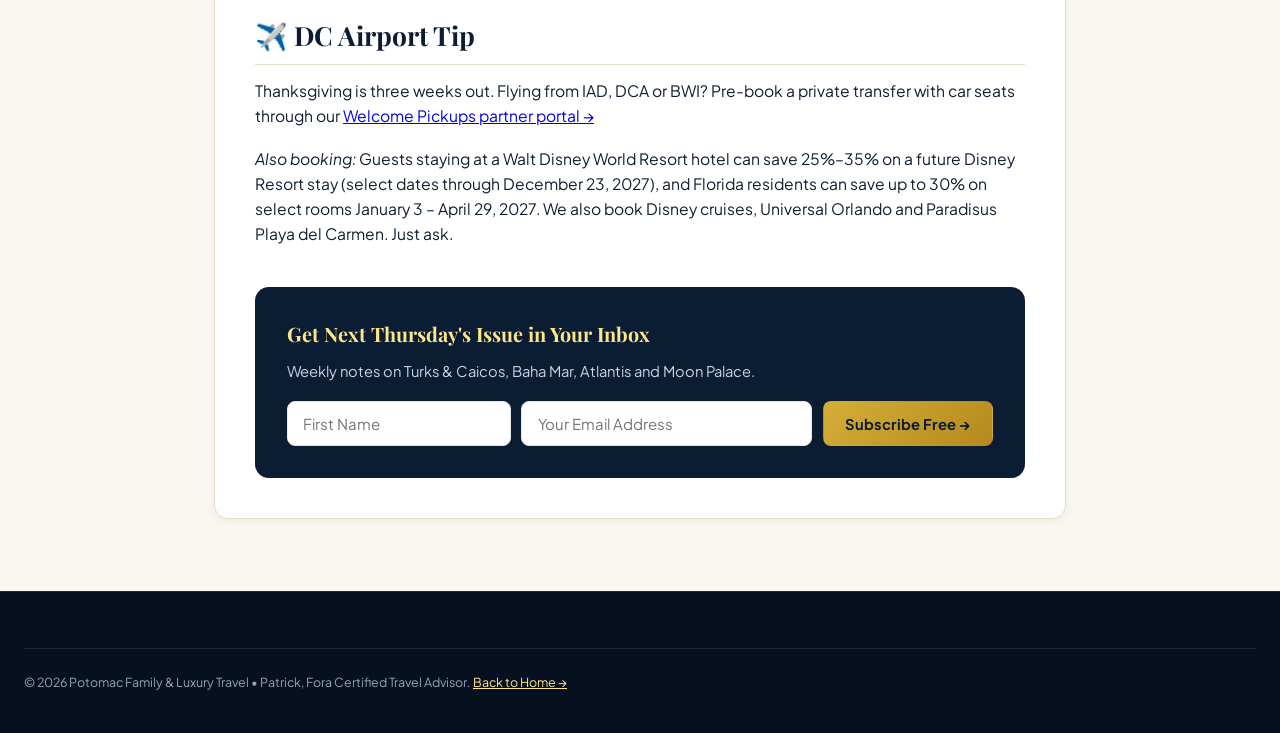
<file: newsletter/issue-3-nov-5-2026.html>
<!DOCTYPE html>
<html lang="en">
<head>
<!-- Google tag (gtag.js) -->
<script async src="https://www.googletagmanager.com/gtag/js?id=G-69E3GH722Y"></script>
<script>
  window.dataLayer = window.dataLayer || [];
  function gtag(){dataLayer.push(arguments);}
  gtag('js', new Date());

  gtag('config', 'G-69E3GH722Y');
</script>

  <meta charset="UTF-8" />
  <meta name="viewport" content="width=device-width, initial-scale=1.0" />
  <title>Issue #3 (Nov 5, 2026): Free 5th Night at Moon Palace Punta Cana &amp; Sandals/Beaches Black Friday | The Potomac Family Travel &amp; 7-7-7 Weekly Brief</title>
  <meta name="description" content="Issue #3 of The Potomac Family Travel &amp; 7-7-7 Weekly Brief: a free 5th night plus $250 resort credit at Moon Palace The Grand – Punta Cana (book by Nov 18), Sandals &amp; Beaches Black Friday Unlocked (book by Dec 1), and the Hyatt Privé offer for Baha Mar planners." />
  <meta property="og:title" content="Issue #3: Free 5th Night at Moon Palace Punta Cana &amp; Sandals/Beaches Black Friday" />
  <meta property="og:type" content="article" />
  <link rel="canonical" href="https://potomacfamilytravel.github.io/newsletter/issue-3-nov-5-2026.html" />
  <link href="https://fonts.googleapis.com/css2?family=JetBrains+Mono:wght@500;700&family=Playfair+Display:ital,wght@0,600;0,700;1,600&family=Plus+Jakarta+Sans:wght@400;500;600;700&display=swap" rel="stylesheet" />
  <link rel="stylesheet" href="../styles.css" />
  <script type="application/ld+json">
{
  "@context": "https://schema.org",
  "@type": "NewsArticle",
  "headline": "Issue #3: Free 5th Night at Moon Palace Punta Cana & Sandals/Beaches Black Friday",
  "datePublished": "2026-11-05",
  "author": {
    "@type": "Person",
    "name": "Patrick — Fora Certified Travel Advisor"
  },
  "publisher": {
    "@type": "TravelAgency",
    "name": "Potomac Family & Luxury Travel"
  }
}
  </script>
</head>
<body>
  <header class="site-header">
    <div class="header-inner">
      <a href="../index.html" class="brand"><div class="brand-monogram">PF</div><div class="brand-text"><span class="brand-name">Potomac Family &amp; Luxury Travel</span><span class="brand-sub">Patrick • Fora Certified Travel Advisor</span></div></a>
      <nav class="main-nav"><a href="../index.html#specialties">Specialties</a><a href="../index.html#perks-checker">Perks Checker</a><a href="../index.html#insider-guides">Resort Guides</a></nav>
    </div>
  </header>
  <section class="article-hero">
    <div class="article-hero-inner">
      <div class="breadcrumb"><a href="../index.html">Home</a> &rsaquo; <a href="../index.html#newsletter">Weekly Brief</a> &rsaquo; <span>Issue #3</span></div>
      <h1>Issue #3: Free 5th Night at Moon Palace Punta Cana &amp; Sandals/Beaches Black Friday</h1>
      <div class="article-byline"><span>The Potomac Family Travel &amp; 7-7-7 Weekly Brief</span><span>Thursday edition • November 5, 2026</span><span>By Patrick, Fora Certified Travel Advisor</span></div>
    </div>
  </section>
    <main class="article-container">
    <article class="article-body">
      <p>Black Friday season has officially started for Caribbean and Mexico resorts, and two of this week's offers are worth a look for winter and spring travel. As always, offers are listed only when verified in our inbox; everything else is labeled <em>typical advisor perks, vary by date</em>.</p>

      <h2>🌴 Moon Palace: Free 5th Night in Punta Cana (Book by Nov 18)</h2>
      <p>Palace Resorts extended its Punta Cana offer. Book <strong>5 or more nights</strong> at <strong>Moon Palace The Grand – Punta Cana</strong> and your family gets a <strong>complimentary 5th night</strong>, plus <strong>$250 in resort credit</strong>, <strong>airport transfers</strong> and <strong>complimentary stays for kids &amp; teens</strong>. Book now through <strong>November 18, 2026</strong> for stays through <strong>January 31, 2027</strong>.</p>
      <p>Heading to Cancún instead? ALG Vacations' Early Black Friday sale (up to $800 off air + hotel packages) runs through November 19, and ALG's new <strong>Hotel-Only Package Plus</strong> lets you hold most Mexico and Caribbean hotels with a <strong>$50-per-person deposit</strong> and up to 30 days to pay it, handy if you're flying on miles. <a href="../guides/grand-at-moon-palace-vs-moon-palace-cancun-resort-credit.html">Resort credit explained &rarr;</a></p>

      <h2>🏝️ Turks &amp; Caicos: Sandals &amp; Beaches Black Friday Unlocked (Book by Dec 1)</h2>
      <p>Sandals &amp; Beaches Resorts' <strong>Black Friday Unlocked</strong> sale is on for bookings <strong>November 3 – December 1, 2026</strong>: <strong>up to 65% off</strong>, plus instant and spa credits (up to $2,250 at top tiers, up to $1,650 at others, depending on resort) and <strong>up to $750 in air credit</strong>. Special rates can change or be withdrawn at any time.</p>
      <p>No new 7-7-7 list had arrived as of Thursday morning, and last week's list closed November 3. We'll compare the Black Friday rate for Beaches Turks &amp; Caicos family suites against the next 7-7-7 list as soon as it lands. <strong>Booked direct and not yet paid in full?</strong> Reply with your dates and suite and we'll see whether moving the booking to us helps. <a href="../guides/beaches-turks-caicos-7-7-7-loyalty-transfer.html">How 7-7-7 works &rarr;</a></p>

      <h2>🏨 Baha Mar: Hyatt Privé Offer, Book by Dec 8</h2>
      <p>The Hyatt Privé offer we flagged last week is now open to everyone: eligible World of Hyatt members save <strong>up to 25%</strong> (non-members up to 20%) with Hyatt Privé benefits included, for stays <strong>October 31, 2026 – April 30, 2027</strong>. Booking closes <strong>December 8, 2026</strong>. We'll confirm whether Grand Hyatt Baha Mar is participating for your dates. <a href="../guides/baha-mar-grand-hyatt-vs-rosewood-vs-sls-families.html">Grand Hyatt vs Rosewood vs SLS &rarr;</a></p>

      <h2>🌊 Atlantis</h2>
      <p>No new Atlantis rate promo this week. The Cove's reimagining continues, with a new Beach Club planned for 2027. <a href="../guides/atlantis-reef-vs-royal-vs-cove-families.html">Reef vs Royal vs Cove &rarr;</a></p>

      <h2>✈️ DC Airport Tip</h2>
      <p>Thanksgiving is three weeks out. Flying from IAD, DCA or BWI? Pre-book a private transfer with car seats through our <a href="https://www.book-online-transfers.com/en/fora-travel-27771" target="_blank" rel="noopener noreferrer">Welcome Pickups partner portal &rarr;</a></p>

      <p><em>Also booking:</em> Guests staying at a Walt Disney World Resort hotel can save 25%–35% on a future Disney Resort stay (select dates through December 23, 2027), and Florida residents can save up to 30% on select rooms January 3 – April 29, 2027. We also book Disney cruises, Universal Orlando and Paradisus Playa del Carmen. Just ask.</p>

      <div style="background: var(--bg-navy); color: #FFFFFF; padding: 2rem; border-radius: var(--radius-md); margin-top: 2.5rem;">
        <h3 style="color: #FDE68A; margin-top: 0;">Get Next Thursday's Issue in Your Inbox</h3>
        <p style="color: var(--text-on-dark-muted); font-size: 0.92rem;">Weekly notes on Turks &amp; Caicos, Baha Mar, Atlantis and Moon Palace.</p>
        <form id="issue-subscribe-form" style="display: grid; grid-template-columns: 1fr 1.3fr auto; gap: 0.65rem; margin-top: 1rem;">
          <input type="text" id="issue-first-name" class="form-input" placeholder="First Name" required />
          <input type="email" id="issue-email" class="form-input" placeholder="Your Email Address" required />
          <button type="submit" class="btn btn-gold">Subscribe Free &rarr;</button>
        </form>
        <div id="issue-sub-confirm" class="confirmation-banner" role="status"></div>
      </div>
    </article>
  </main>
  <footer class="site-footer">
    <div class="disclosure-box"><p>&copy; 2026 Potomac Family &amp; Luxury Travel • Patrick, Fora Certified Travel Advisor. <a href="../index.html" style="color:#FDE68A;">Back to Home &rarr;</a></p></div>
  </footer>

  <script>
    document.getElementById("issue-subscribe-form")?.addEventListener("submit", async (e) => {
      e.preventDefault();
      const firstName = document.getElementById("issue-first-name").value.trim() || "Traveler";
      const email = document.getElementById("issue-email").value.trim();
      const banner = document.getElementById("issue-sub-confirm");
      try {
        const res = await fetch("https://formsubmit.co/ajax/6a68db661834f2a60f8201f7d6f42dc2", {
          method: "POST",
          headers: { "Content-Type": "application/json", Accept: "application/json" },
          body: JSON.stringify({ _subject: "New newsletter subscriber", _captcha: "false", form_type: "newsletter", firstName, email, source: "newsletter-issue-3" })
        });
        const data = await res.json();
        banner.textContent = data.message || "Welcome aboard! You're subscribed to the Thursday Brief.";
      } catch (err) {
        banner.textContent = `Welcome aboard, ${firstName}! You're subscribed to The Potomac Family Travel & 7-7-7 Weekly Brief.`;
      }
      banner.classList.add("active");
      e.target.reset();
    });
  </script>
</body>
</html>
</file>
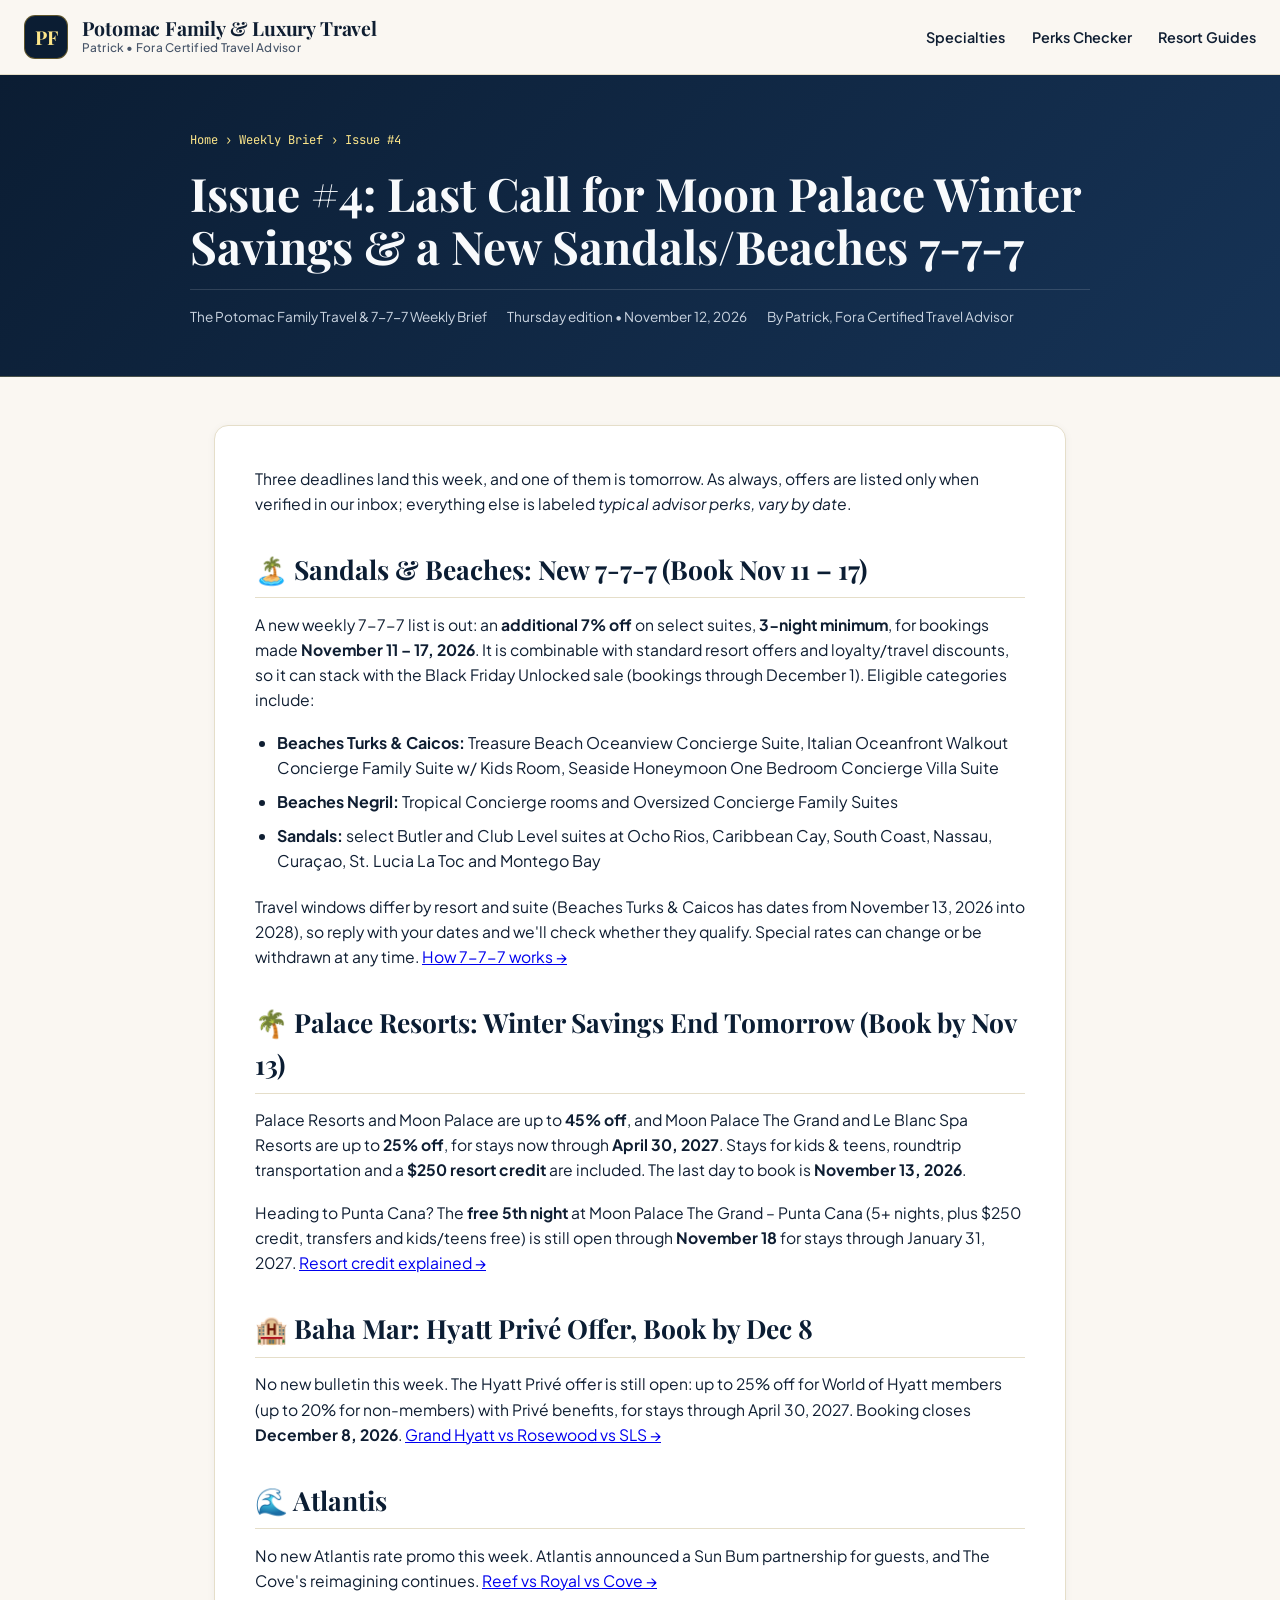
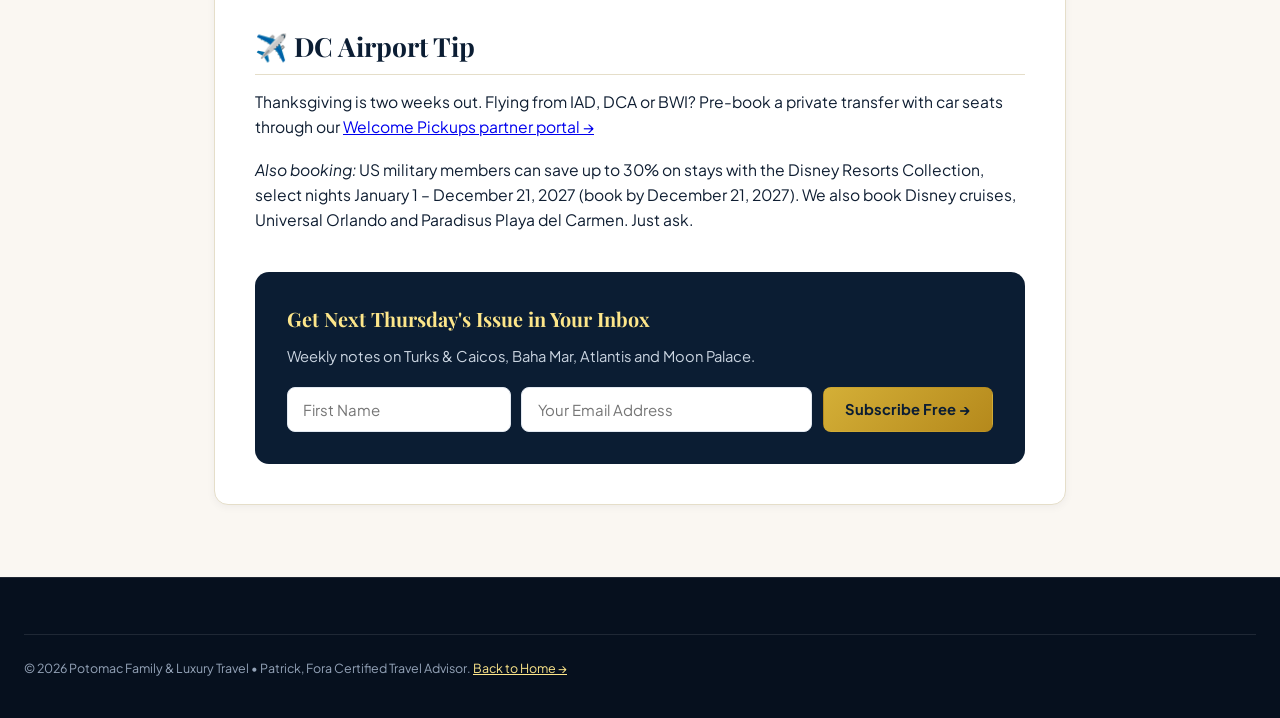
<file: newsletter/issue-4-nov-12-2026.html>
<!DOCTYPE html>
<html lang="en">
<head>
<!-- Google tag (gtag.js) -->
<script async src="https://www.googletagmanager.com/gtag/js?id=G-69E3GH722Y"></script>
<script>
  window.dataLayer = window.dataLayer || [];
  function gtag(){dataLayer.push(arguments);}
  gtag('js', new Date());

  gtag('config', 'G-69E3GH722Y');
</script>

  <meta charset="UTF-8" />
  <meta name="viewport" content="width=device-width, initial-scale=1.0" />
  <title>Issue #4 (Nov 12, 2026): Last Call for Moon Palace Winter Savings &amp; a New Sandals/Beaches 7-7-7 | The Potomac Family Travel &amp; 7-7-7 Weekly Brief</title>
  <meta name="description" content="Issue #4 of The Potomac Family Travel &amp; 7-7-7 Weekly Brief: a new Sandals &amp; Beaches 7-7-7 (extra 7% off, book Nov 11-17), Palace Resorts winter savings up to 45% off (book by Nov 13), and the free 5th night in Punta Cana (book by Nov 18)." />
  <meta property="og:title" content="Issue #4: Last Call for Moon Palace Winter Savings &amp; a New Sandals/Beaches 7-7-7" />
  <meta property="og:type" content="article" />
  <link rel="canonical" href="https://potomacfamilytravel.github.io/newsletter/issue-4-nov-12-2026.html" />
  <link href="https://fonts.googleapis.com/css2?family=JetBrains+Mono:wght@500;700&family=Playfair+Display:ital,wght@0,600;0,700;1,600&family=Plus+Jakarta+Sans:wght@400;500;600;700&display=swap" rel="stylesheet" />
  <link rel="stylesheet" href="../styles.css" />
  <script type="application/ld+json">
{
  "@context": "https://schema.org",
  "@type": "NewsArticle",
  "headline": "Issue #4: Last Call for Moon Palace Winter Savings & a New Sandals/Beaches 7-7-7",
  "datePublished": "2026-11-12",
  "author": {
    "@type": "Person",
    "name": "Patrick — Fora Certified Travel Advisor"
  },
  "publisher": {
    "@type": "TravelAgency",
    "name": "Potomac Family & Luxury Travel"
  }
}
  </script>
</head>
<body>
  <header class="site-header">
    <div class="header-inner">
      <a href="../index.html" class="brand"><div class="brand-monogram">PF</div><div class="brand-text"><span class="brand-name">Potomac Family &amp; Luxury Travel</span><span class="brand-sub">Patrick • Fora Certified Travel Advisor</span></div></a>
      <nav class="main-nav"><a href="../index.html#specialties">Specialties</a><a href="../index.html#perks-checker">Perks Checker</a><a href="../index.html#insider-guides">Resort Guides</a></nav>
    </div>
  </header>
  <section class="article-hero">
    <div class="article-hero-inner">
      <div class="breadcrumb"><a href="../index.html">Home</a> &rsaquo; <a href="../index.html#newsletter">Weekly Brief</a> &rsaquo; <span>Issue #4</span></div>
      <h1>Issue #4: Last Call for Moon Palace Winter Savings &amp; a New Sandals/Beaches 7-7-7</h1>
      <div class="article-byline"><span>The Potomac Family Travel &amp; 7-7-7 Weekly Brief</span><span>Thursday edition • November 12, 2026</span><span>By Patrick, Fora Certified Travel Advisor</span></div>
    </div>
  </section>
    <main class="article-container">
    <article class="article-body">
      <p>Three deadlines land this week, and one of them is tomorrow. As always, offers are listed only when verified in our inbox; everything else is labeled <em>typical advisor perks, vary by date</em>.</p>

      <h2>🏝️ Sandals &amp; Beaches: New 7-7-7 (Book Nov 11 &ndash; 17)</h2>
      <p>A new weekly 7-7-7 list is out: an <strong>additional 7% off</strong> on select suites, <strong>3-night minimum</strong>, for bookings made <strong>November 11 &ndash; 17, 2026</strong>. It is combinable with standard resort offers and loyalty/travel discounts, so it can stack with the Black Friday Unlocked sale (bookings through December 1). Eligible categories include:</p>
      <ul>
        <li><strong>Beaches Turks &amp; Caicos:</strong> Treasure Beach Oceanview Concierge Suite, Italian Oceanfront Walkout Concierge Family Suite w/ Kids Room, Seaside Honeymoon One Bedroom Concierge Villa Suite</li>
        <li><strong>Beaches Negril:</strong> Tropical Concierge rooms and Oversized Concierge Family Suites</li>
        <li><strong>Sandals:</strong> select Butler and Club Level suites at Ocho Rios, Caribbean Cay, South Coast, Nassau, Cura&ccedil;ao, St. Lucia La Toc and Montego Bay</li>
      </ul>
      <p>Travel windows differ by resort and suite (Beaches Turks &amp; Caicos has dates from November 13, 2026 into 2028), so reply with your dates and we'll check whether they qualify. Special rates can change or be withdrawn at any time. <a href="../guides/beaches-turks-caicos-7-7-7-loyalty-transfer.html">How 7-7-7 works &rarr;</a></p>

      <h2>🌴 Palace Resorts: Winter Savings End Tomorrow (Book by Nov 13)</h2>
      <p>Palace Resorts and Moon Palace are up to <strong>45% off</strong>, and Moon Palace The Grand and Le Blanc Spa Resorts are up to <strong>25% off</strong>, for stays now through <strong>April 30, 2027</strong>. Stays for kids &amp; teens, roundtrip transportation and a <strong>$250 resort credit</strong> are included. The last day to book is <strong>November 13, 2026</strong>.</p>
      <p>Heading to Punta Cana? The <strong>free 5th night</strong> at Moon Palace The Grand &ndash; Punta Cana (5+ nights, plus $250 credit, transfers and kids/teens free) is still open through <strong>November 18</strong> for stays through January 31, 2027. <a href="../guides/grand-at-moon-palace-vs-moon-palace-cancun-resort-credit.html">Resort credit explained &rarr;</a></p>

      <h2>🏨 Baha Mar: Hyatt Privé Offer, Book by Dec 8</h2>
      <p>No new bulletin this week. The Hyatt Privé offer is still open: up to 25% off for World of Hyatt members (up to 20% for non-members) with Privé benefits, for stays through April 30, 2027. Booking closes <strong>December 8, 2026</strong>. <a href="../guides/baha-mar-grand-hyatt-vs-rosewood-vs-sls-families.html">Grand Hyatt vs Rosewood vs SLS &rarr;</a></p>

      <h2>🌊 Atlantis</h2>
      <p>No new Atlantis rate promo this week. Atlantis announced a Sun Bum partnership for guests, and The Cove's reimagining continues. <a href="../guides/atlantis-reef-vs-royal-vs-cove-families.html">Reef vs Royal vs Cove &rarr;</a></p>

      <h2>✈️ DC Airport Tip</h2>
      <p>Thanksgiving is two weeks out. Flying from IAD, DCA or BWI? Pre-book a private transfer with car seats through our <a href="https://www.book-online-transfers.com/en/fora-travel-27771" target="_blank" rel="noopener noreferrer">Welcome Pickups partner portal &rarr;</a></p>

      <p><em>Also booking:</em> US military members can save up to 30% on stays with the Disney Resorts Collection, select nights January 1 &ndash; December 21, 2027 (book by December 21, 2027). We also book Disney cruises, Universal Orlando and Paradisus Playa del Carmen. Just ask.</p>

      <div style="background: var(--bg-navy); color: #FFFFFF; padding: 2rem; border-radius: var(--radius-md); margin-top: 2.5rem;">
        <h3 style="color: #FDE68A; margin-top: 0;">Get Next Thursday's Issue in Your Inbox</h3>
        <p style="color: var(--text-on-dark-muted); font-size: 0.92rem;">Weekly notes on Turks &amp; Caicos, Baha Mar, Atlantis and Moon Palace.</p>
        <form id="issue-subscribe-form" style="display: grid; grid-template-columns: 1fr 1.3fr auto; gap: 0.65rem; margin-top: 1rem;">
          <input type="text" id="issue-first-name" class="form-input" placeholder="First Name" required />
          <input type="email" id="issue-email" class="form-input" placeholder="Your Email Address" required />
          <button type="submit" class="btn btn-gold">Subscribe Free &rarr;</button>
        </form>
        <div id="issue-sub-confirm" class="confirmation-banner" role="status"></div>
      </div>
    </article>
  </main>
  <footer class="site-footer">
    <div class="disclosure-box"><p>&copy; 2026 Potomac Family &amp; Luxury Travel • Patrick, Fora Certified Travel Advisor. <a href="../index.html" style="color:#FDE68A;">Back to Home &rarr;</a></p></div>
  </footer>

  <script>
    document.getElementById("issue-subscribe-form")?.addEventListener("submit", async (e) => {
      e.preventDefault();
      const firstName = document.getElementById("issue-first-name").value.trim() || "Traveler";
      const email = document.getElementById("issue-email").value.trim();
      const banner = document.getElementById("issue-sub-confirm");
      try {
        const res = await fetch("https://formsubmit.co/ajax/6a68db661834f2a60f8201f7d6f42dc2", {
          method: "POST",
          headers: { "Content-Type": "application/json", Accept: "application/json" },
          body: JSON.stringify({ _subject: "New newsletter subscriber", _captcha: "false", form_type: "newsletter", firstName, email, source: "newsletter-issue-4" })
        });
        const data = await res.json();
        banner.textContent = data.message || "Welcome aboard! You're subscribed to the Thursday Brief.";
      } catch (err) {
        banner.textContent = `Welcome aboard, ${firstName}! You're subscribed to The Potomac Family Travel & 7-7-7 Weekly Brief.`;
      }
      banner.classList.add("active");
      e.target.reset();
    });
  </script>
</body>
</html>
</file>
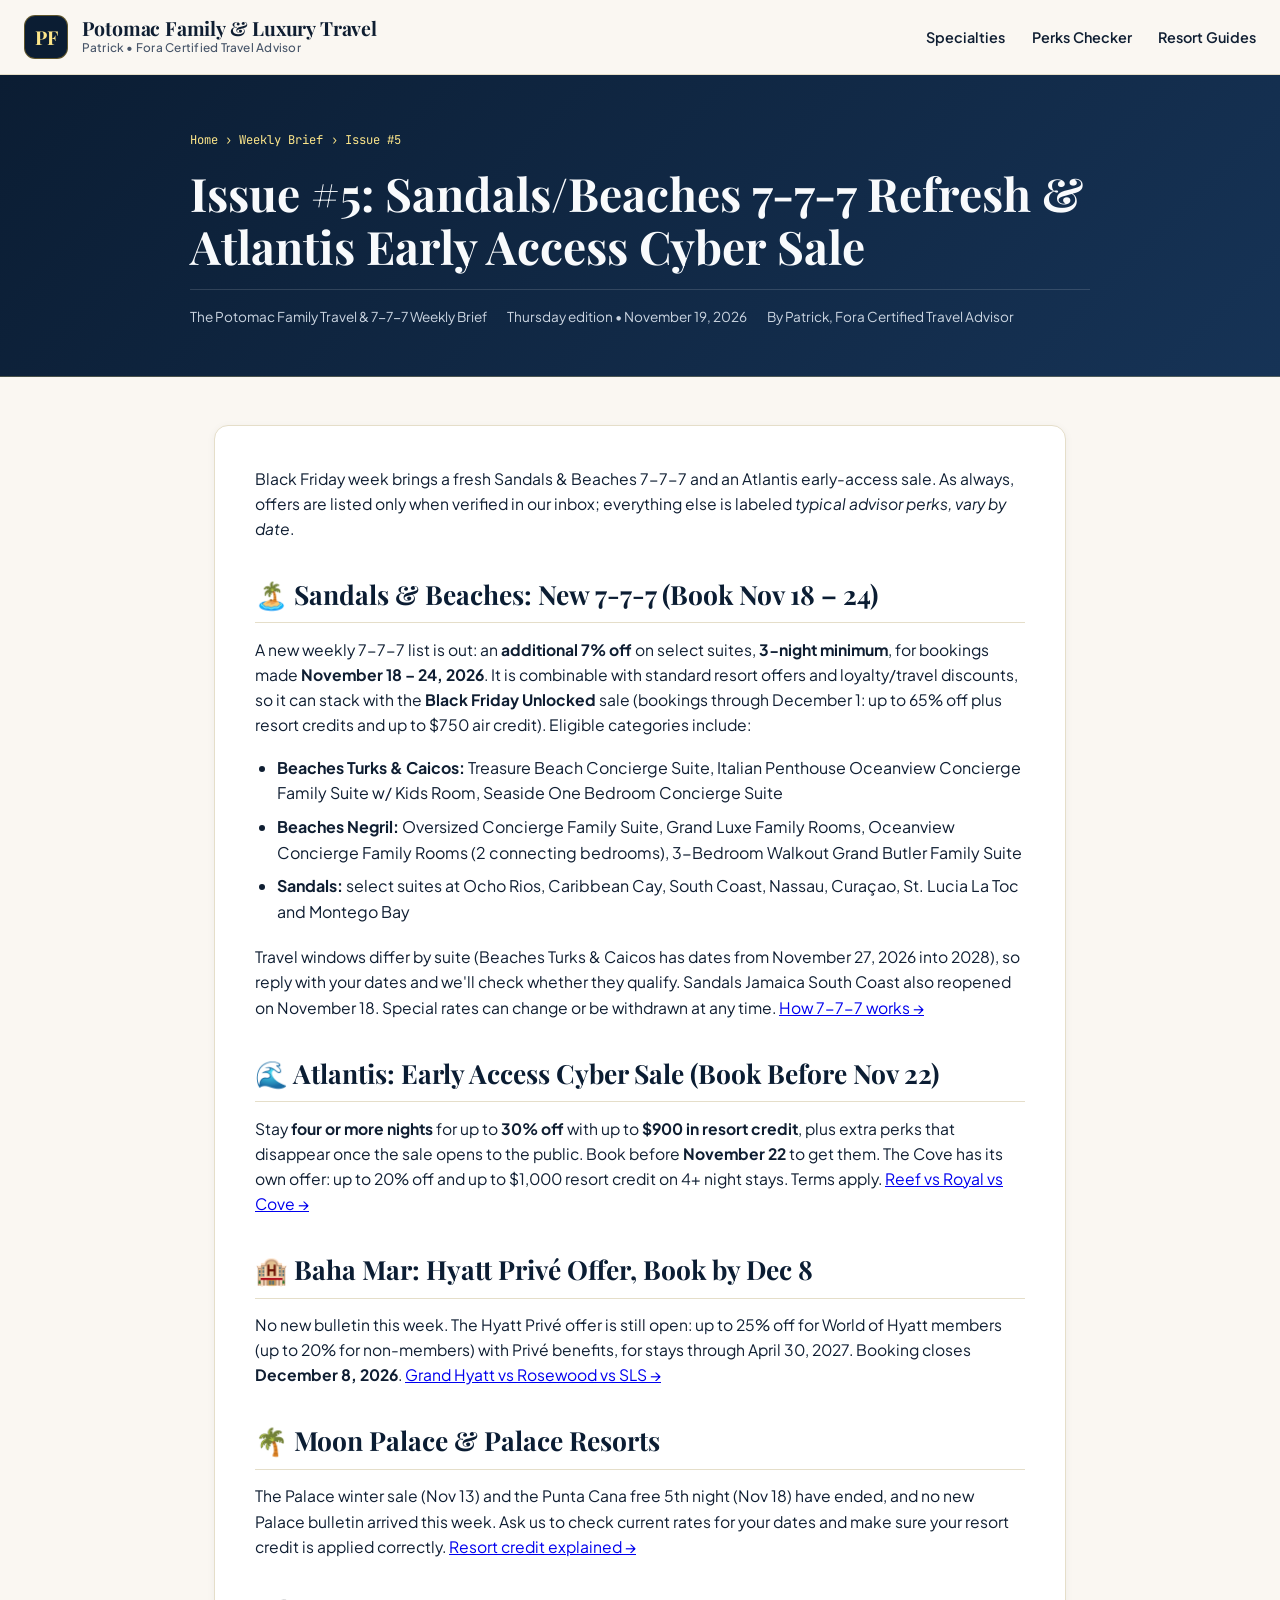
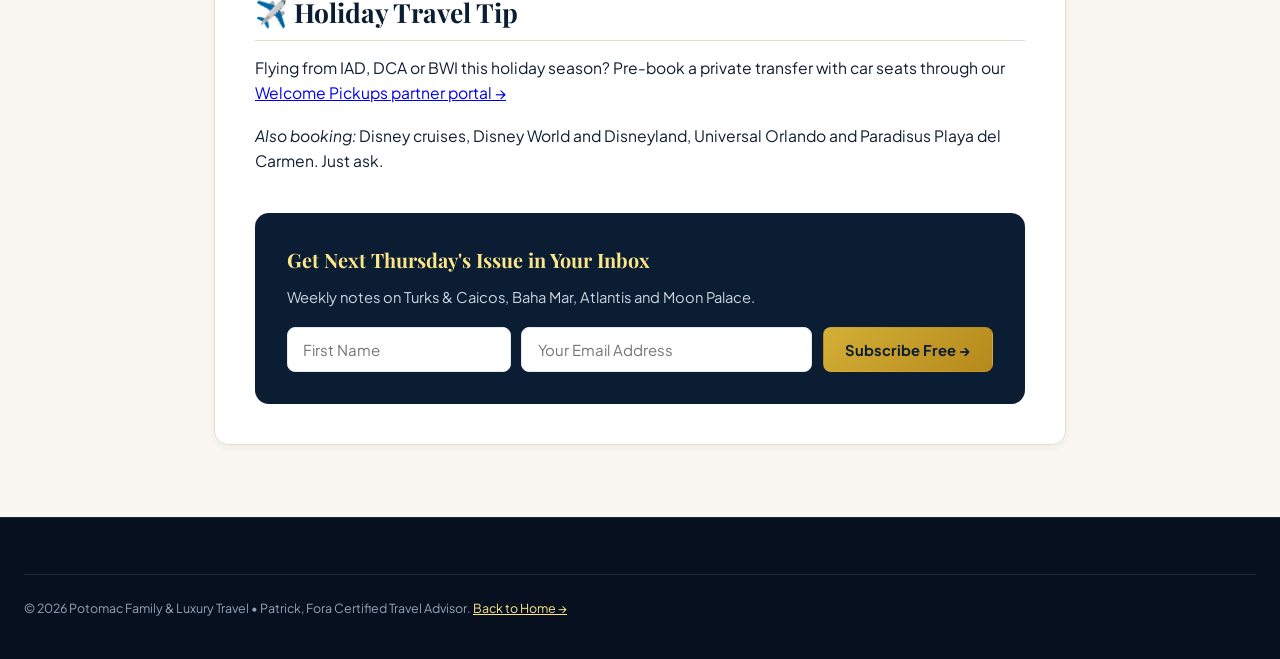
<file: newsletter/issue-5-nov-19-2026.html>
<!DOCTYPE html>
<html lang="en">
<head>
<!-- Google tag (gtag.js) -->
<script async src="https://www.googletagmanager.com/gtag/js?id=G-69E3GH722Y"></script>
<script>
  window.dataLayer = window.dataLayer || [];
  function gtag(){dataLayer.push(arguments);}
  gtag('js', new Date());

  gtag('config', 'G-69E3GH722Y');
</script>

  <meta charset="UTF-8" />
  <meta name="viewport" content="width=device-width, initial-scale=1.0" />
  <title>Issue #5 (Nov 19, 2026): Sandals/Beaches 7-7-7 Refresh &amp; Atlantis Early Access Cyber Sale | The Potomac Family Travel &amp; 7-7-7 Weekly Brief</title>
  <meta name="description" content="Issue #5 of The Potomac Family Travel &amp; 7-7-7 Weekly Brief: a new Sandals &amp; Beaches 7-7-7 (extra 7% off, book Nov 18-24), Atlantis Early Access Cyber Sale (up to 30% off, book before Nov 22) and Baha Mar Hyatt Privé through Dec 8." />
  <meta property="og:title" content="Issue #5: Sandals/Beaches 7-7-7 Refresh &amp; Atlantis Early Access Cyber Sale" />
  <meta property="og:type" content="article" />
  <link rel="canonical" href="https://potomacfamilytravel.github.io/newsletter/issue-5-nov-19-2026.html" />
  <link href="https://fonts.googleapis.com/css2?family=JetBrains+Mono:wght@500;700&family=Playfair+Display:ital,wght@0,600;0,700;1,600&family=Plus+Jakarta+Sans:wght@400;500;600;700&display=swap" rel="stylesheet" />
  <link rel="stylesheet" href="../styles.css" />
  <script type="application/ld+json">
{
  "@context": "https://schema.org",
  "@type": "NewsArticle",
  "headline": "Issue #5: Sandals/Beaches 7-7-7 Refresh & Atlantis Early Access Cyber Sale",
  "datePublished": "2026-11-19",
  "author": {
    "@type": "Person",
    "name": "Patrick — Fora Certified Travel Advisor"
  },
  "publisher": {
    "@type": "TravelAgency",
    "name": "Potomac Family & Luxury Travel"
  }
}
  </script>
</head>
<body>
  <header class="site-header">
    <div class="header-inner">
      <a href="../index.html" class="brand"><div class="brand-monogram">PF</div><div class="brand-text"><span class="brand-name">Potomac Family &amp; Luxury Travel</span><span class="brand-sub">Patrick • Fora Certified Travel Advisor</span></div></a>
      <nav class="main-nav"><a href="../index.html#specialties">Specialties</a><a href="../index.html#perks-checker">Perks Checker</a><a href="../index.html#insider-guides">Resort Guides</a></nav>
    </div>
  </header>
  <section class="article-hero">
    <div class="article-hero-inner">
      <div class="breadcrumb"><a href="../index.html">Home</a> &rsaquo; <a href="../index.html#newsletter">Weekly Brief</a> &rsaquo; <span>Issue #5</span></div>
      <h1>Issue #5: Sandals/Beaches 7-7-7 Refresh &amp; Atlantis Early Access Cyber Sale</h1>
      <div class="article-byline"><span>The Potomac Family Travel &amp; 7-7-7 Weekly Brief</span><span>Thursday edition • November 19, 2026</span><span>By Patrick, Fora Certified Travel Advisor</span></div>
    </div>
  </section>
    <main class="article-container">
    <article class="article-body">
      <p>Black Friday week brings a fresh Sandals &amp; Beaches 7-7-7 and an Atlantis early-access sale. As always, offers are listed only when verified in our inbox; everything else is labeled <em>typical advisor perks, vary by date</em>.</p>

      <h2>🏝️ Sandals &amp; Beaches: New 7-7-7 (Book Nov 18 &ndash; 24)</h2>
      <p>A new weekly 7-7-7 list is out: an <strong>additional 7% off</strong> on select suites, <strong>3-night minimum</strong>, for bookings made <strong>November 18 &ndash; 24, 2026</strong>. It is combinable with standard resort offers and loyalty/travel discounts, so it can stack with the <strong>Black Friday Unlocked</strong> sale (bookings through December 1: up to 65% off plus resort credits and up to $750 air credit). Eligible categories include:</p>
      <ul>
        <li><strong>Beaches Turks &amp; Caicos:</strong> Treasure Beach Concierge Suite, Italian Penthouse Oceanview Concierge Family Suite w/ Kids Room, Seaside One Bedroom Concierge Suite</li>
        <li><strong>Beaches Negril:</strong> Oversized Concierge Family Suite, Grand Luxe Family Rooms, Oceanview Concierge Family Rooms (2 connecting bedrooms), 3-Bedroom Walkout Grand Butler Family Suite</li>
        <li><strong>Sandals:</strong> select suites at Ocho Rios, Caribbean Cay, South Coast, Nassau, Cura&ccedil;ao, St. Lucia La Toc and Montego Bay</li>
      </ul>
      <p>Travel windows differ by suite (Beaches Turks &amp; Caicos has dates from November 27, 2026 into 2028), so reply with your dates and we'll check whether they qualify. Sandals Jamaica South Coast also reopened on November 18. Special rates can change or be withdrawn at any time. <a href="../guides/beaches-turks-caicos-7-7-7-loyalty-transfer.html">How 7-7-7 works &rarr;</a></p>

      <h2>🌊 Atlantis: Early Access Cyber Sale (Book Before Nov 22)</h2>
      <p>Stay <strong>four or more nights</strong> for up to <strong>30% off</strong> with up to <strong>$900 in resort credit</strong>, plus extra perks that disappear once the sale opens to the public. Book before <strong>November 22</strong> to get them. The Cove has its own offer: up to 20% off and up to $1,000 resort credit on 4+ night stays. Terms apply. <a href="../guides/atlantis-reef-vs-royal-vs-cove-families.html">Reef vs Royal vs Cove &rarr;</a></p>

      <h2>🏨 Baha Mar: Hyatt Privé Offer, Book by Dec 8</h2>
      <p>No new bulletin this week. The Hyatt Privé offer is still open: up to 25% off for World of Hyatt members (up to 20% for non-members) with Privé benefits, for stays through April 30, 2027. Booking closes <strong>December 8, 2026</strong>. <a href="../guides/baha-mar-grand-hyatt-vs-rosewood-vs-sls-families.html">Grand Hyatt vs Rosewood vs SLS &rarr;</a></p>

      <h2>🌴 Moon Palace &amp; Palace Resorts</h2>
      <p>The Palace winter sale (Nov 13) and the Punta Cana free 5th night (Nov 18) have ended, and no new Palace bulletin arrived this week. Ask us to check current rates for your dates and make sure your resort credit is applied correctly. <a href="../guides/grand-at-moon-palace-vs-moon-palace-cancun-resort-credit.html">Resort credit explained &rarr;</a></p>

      <h2>✈️ Holiday Travel Tip</h2>
      <p>Flying from IAD, DCA or BWI this holiday season? Pre-book a private transfer with car seats through our <a href="https://www.book-online-transfers.com/en/fora-travel-27771" target="_blank" rel="noopener noreferrer">Welcome Pickups partner portal &rarr;</a></p>

      <p><em>Also booking:</em> Disney cruises, Disney World and Disneyland, Universal Orlando and Paradisus Playa del Carmen. Just ask.</p>

      <div style="background: var(--bg-navy); color: #FFFFFF; padding: 2rem; border-radius: var(--radius-md); margin-top: 2.5rem;">
        <h3 style="color: #FDE68A; margin-top: 0;">Get Next Thursday's Issue in Your Inbox</h3>
        <p style="color: var(--text-on-dark-muted); font-size: 0.92rem;">Weekly notes on Turks &amp; Caicos, Baha Mar, Atlantis and Moon Palace.</p>
        <form id="issue-subscribe-form" style="display: grid; grid-template-columns: 1fr 1.3fr auto; gap: 0.65rem; margin-top: 1rem;">
          <input type="text" id="issue-first-name" class="form-input" placeholder="First Name" required />
          <input type="email" id="issue-email" class="form-input" placeholder="Your Email Address" required />
          <button type="submit" class="btn btn-gold">Subscribe Free &rarr;</button>
        </form>
        <div id="issue-sub-confirm" class="confirmation-banner" role="status"></div>
      </div>
    </article>
  </main>
  <footer class="site-footer">
    <div class="disclosure-box"><p>&copy; 2026 Potomac Family &amp; Luxury Travel • Patrick, Fora Certified Travel Advisor. <a href="../index.html" style="color:#FDE68A;">Back to Home &rarr;</a></p></div>
  </footer>

  <script>
    document.getElementById("issue-subscribe-form")?.addEventListener("submit", async (e) => {
      e.preventDefault();
      const firstName = document.getElementById("issue-first-name").value.trim() || "Traveler";
      const email = document.getElementById("issue-email").value.trim();
      const banner = document.getElementById("issue-sub-confirm");
      try {
        const res = await fetch("https://formsubmit.co/ajax/6a68db661834f2a60f8201f7d6f42dc2", {
          method: "POST",
          headers: { "Content-Type": "application/json", Accept: "application/json" },
          body: JSON.stringify({ _subject: "New newsletter subscriber", _captcha: "false", form_type: "newsletter", firstName, email, source: "newsletter-issue-5" })
        });
        const data = await res.json();
        banner.textContent = data.message || "Welcome aboard! You're subscribed to the Thursday Brief.";
      } catch (err) {
        banner.textContent = `Welcome aboard, ${firstName}! You're subscribed to The Potomac Family Travel & 7-7-7 Weekly Brief.`;
      }
      banner.classList.add("active");
      e.target.reset();
    });
  </script>
</body>
</html>
</file>
<file: styles.css>
:root {
  --bg-sand: #FAF7F2;
  --bg-ivory: #FFFFFF;
  --bg-navy: #0B1D33;
  --bg-navy-light: #132C4C;
  --bg-navy-card: #163356;
  --bg-subtle: #F2ECE1;
  --bg-emerald-soft: #ECFDF5;
  --bg-amber-soft: #FFFBEB;

  --text-primary: #0F1E32;
  --text-secondary: #475569;
  --text-muted: #64748B;
  --text-on-dark: #F8FAFC;
  --text-on-dark-muted: #CBD5E1;

  --accent-coral: #C85A32;
  --accent-coral-hover: #AD4823;
  --accent-gold: #C59B27;
  --accent-gold-light: #F4E8C1;
  --accent-emerald: #0F766E;
  --accent-green: #15803D;

  --border-light: #E5DEC9;
  --border-card: #E2E8F0;
  --shadow-sm: 0 2px 8px rgba(11, 29, 51, 0.05);
  --shadow-md: 0 10px 30px rgba(11, 29, 51, 0.08);
  --shadow-lg: 0 20px 50px rgba(11, 29, 51, 0.14);

  --radius-sm: 8px;
  --radius-md: 14px;
  --radius-lg: 22px;

  --font-serif: 'Playfair Display', Georgia, 'Times New Roman', serif;
  --font-sans: 'Plus Jakarta Sans', -apple-system, BlinkMacSystemFont, 'Segoe UI', Roboto, sans-serif;
  --font-mono: 'JetBrains Mono', ui-monospace, SFMono-Regular, Menlo, monospace;
}

*, *::before, *::after {
  box-sizing: border-box;
  margin: 0;
  padding: 0;
}

html {
  scroll-behavior: smooth;
  font-size: 16px;
}

body {
  font-family: var(--font-sans);
  background-color: var(--bg-sand);
  color: var(--text-primary);
  line-height: 1.6;
  -webkit-font-smoothing: antialiased;
}

/* Top Announcement Bar */
.announcement-bar {
  background: linear-gradient(90deg, #071324 0%, #132C4C 50%, #071324 100%);
  color: var(--text-on-dark);
  font-size: 0.84rem;
  padding: 0.6rem 1.25rem;
  border-bottom: 1px solid rgba(197, 155, 39, 0.3);
}

.announcement-inner {
  max-width: 1280px;
  margin: 0 auto;
  display: flex;
  align-items: center;
  justify-content: space-between;
  flex-wrap: wrap;
  gap: 0.75rem;
}

.live-pulse {
  display: inline-flex;
  align-items: center;
  gap: 0.45rem;
  font-weight: 600;
  color: #FDE68A;
}

.pulse-dot {
  width: 8px;
  height: 8px;
  background-color: #22C55E;
  border-radius: 50%;
  box-shadow: 0 0 0 4px rgba(34, 197, 94, 0.25);
  animation: pulse 2s infinite;
}

@keyframes pulse {
  0%, 100% { transform: scale(1); opacity: 1; }
  50% { transform: scale(1.2); opacity: 0.75; }
}

.announcement-bar a {
  color: #FDE68A;
  text-decoration: underline;
  text-underline-offset: 3px;
  font-weight: 600;
}

.announcement-credentials {
  font-family: var(--font-mono);
  font-size: 0.76rem;
  color: var(--text-on-dark-muted);
}

/* Sticky Header */
.site-header {
  position: sticky;
  top: 0;
  z-index: 100;
  background: rgba(250, 247, 242, 0.94);
  backdrop-filter: blur(12px);
  border-bottom: 1px solid var(--border-light);
}

.header-inner {
  max-width: 1280px;
  margin: 0 auto;
  padding: 0.95rem 1.5rem;
  display: flex;
  align-items: center;
  justify-content: space-between;
  gap: 1.25rem;
}

.brand {
  display: flex;
  align-items: center;
  gap: 0.85rem;
  text-decoration: none;
  color: var(--text-primary);
}

.brand-monogram {
  width: 44px;
  height: 44px;
  border-radius: 11px;
  background: var(--bg-navy);
  color: #FDE68A;
  font-family: var(--font-serif);
  font-weight: 700;
  font-size: 1.2rem;
  display: flex;
  align-items: center;
  justify-content: center;
  border: 1px solid rgba(197, 155, 39, 0.45);
  flex-shrink: 0;
}

.brand-text {
  display: flex;
  flex-direction: column;
}

.brand-name {
  font-family: var(--font-serif);
  font-size: 1.22rem;
  font-weight: 700;
  letter-spacing: -0.01em;
  line-height: 1.15;
}

.brand-sub {
  font-size: 0.74rem;
  color: var(--text-secondary);
  font-weight: 500;
  letter-spacing: 0.02em;
}

.main-nav {
  display: flex;
  align-items: center;
  gap: 1.65rem;
}

.main-nav a {
  text-decoration: none;
  color: var(--text-primary);
  font-size: 0.9rem;
  font-weight: 600;
  transition: color 0.18s ease;
}

.main-nav a:hover {
  color: var(--accent-coral);
}

.header-cta-group {
  display: flex;
  align-items: center;
  gap: 0.75rem;
}

/* Buttons */
.btn {
  display: inline-flex;
  align-items: center;
  justify-content: center;
  gap: 0.5rem;
  font-family: var(--font-sans);
  font-weight: 600;
  font-size: 0.92rem;
  padding: 0.72rem 1.35rem;
  border-radius: var(--radius-sm);
  border: 1px solid transparent;
  cursor: pointer;
  text-decoration: none;
  transition: all 0.2s ease;
}

.btn-primary {
  background: var(--accent-coral);
  color: #FFFFFF;
  box-shadow: 0 4px 14px rgba(200, 90, 50, 0.28);
}

.btn-primary:hover {
  background: var(--accent-coral-hover);
  transform: translateY(-1px);
}

.btn-navy {
  background: var(--bg-navy);
  color: #FFFFFF;
}

.btn-navy:hover {
  background: var(--bg-navy-light);
  transform: translateY(-1px);
}

.btn-outline {
  background: transparent;
  color: var(--text-primary);
  border-color: var(--border-light);
}

.btn-outline:hover {
  background: var(--bg-subtle);
  border-color: var(--text-secondary);
}

.btn-gold {
  background: linear-gradient(135deg, #D4AF37 0%, #B5891C 100%);
  color: #0B1D33;
  font-weight: 700;
}

.btn-gold:hover {
  filter: brightness(1.06);
  transform: translateY(-1px);
}

.btn-sm {
  padding: 0.5rem 0.95rem;
  font-size: 0.82rem;
}

/* Hero Section */
.hero {
  position: relative;
  background: radial-gradient(circle at 85% 20%, #1B3B63 0%, #0B1D33 62%, #071220 100%);
  color: var(--text-on-dark);
  padding: 4.5rem 1.5rem 4rem;
  overflow: hidden;
}

.hero::before {
  content: "";
  position: absolute;
  inset: 0;
  background-image: radial-gradient(rgba(255, 255, 255, 0.06) 1px, transparent 1px);
  background-size: 28px 28px;
  pointer-events: none;
}

.hero-inner {
  position: relative;
  max-width: 1280px;
  margin: 0 auto;
  display: grid;
  grid-template-columns: 1.25fr 0.95fr;
  gap: 3rem;
  align-items: center;
}

.hero-eyebrow {
  display: inline-flex;
  align-items: center;
  gap: 0.55rem;
  background: rgba(197, 155, 39, 0.16);
  border: 1px solid rgba(253, 230, 138, 0.35);
  color: #FDE68A;
  padding: 0.4rem 0.9rem;
  border-radius: 999px;
  font-size: 0.8rem;
  font-weight: 600;
  margin-bottom: 1.35rem;
}

.hero h1 {
  font-family: var(--font-serif);
  font-size: clamp(2.25rem, 4vw, 3.45rem);
  line-height: 1.12;
  margin-bottom: 1.25rem;
  letter-spacing: -0.015em;
}

.hero h1 span.highlight {
  color: #FDE68A;
  font-style: italic;
}

.hero-lead {
  font-size: 1.1rem;
  color: var(--text-on-dark-muted);
  max-width: 640px;
  margin-bottom: 1.85rem;
}

.hero-actions {
  display: flex;
  flex-wrap: wrap;
  gap: 0.9rem;
  margin-bottom: 2.2rem;
}

.hero-metrics {
  display: grid;
  grid-template-columns: repeat(3, 1fr);
  gap: 1.25rem;
  padding-top: 1.65rem;
  border-top: 1px solid rgba(255, 255, 255, 0.14);
}

.metric-item strong {
  display: block;
  font-family: var(--font-serif);
  font-size: 1.55rem;
  color: #FDE68A;
  line-height: 1.2;
}

.metric-item span {
  font-size: 0.82rem;
  color: var(--text-on-dark-muted);
}

/* Hero Right: Advisor Insider Card */
.hero-advisor-card {
  background: rgba(22, 51, 86, 0.88);
  border: 1px solid rgba(253, 230, 138, 0.28);
  border-radius: var(--radius-lg);
  padding: 1.85rem;
  box-shadow: var(--shadow-lg);
}

.advisor-header {
  display: flex;
  align-items: center;
  gap: 1rem;
  margin-bottom: 1.25rem;
  padding-bottom: 1.15rem;
  border-bottom: 1px solid rgba(255, 255, 255, 0.12);
}

.advisor-avatar {
  width: 62px;
  height: 62px;
  border-radius: 50%;
  background: linear-gradient(135deg, #C85A32 0%, #C59B27 100%);
  display: flex;
  align-items: center;
  justify-content: center;
  font-family: var(--font-serif);
  font-size: 1.5rem;
  font-weight: 700;
  color: #FFFFFF;
  border: 2px solid #FDE68A;
  flex-shrink: 0;
}

.advisor-meta h2 {
  font-family: var(--font-serif);
  font-size: 1.3rem;
  color: #FFFFFF;
}

.advisor-meta p {
  font-size: 0.83rem;
  color: #FDE68A;
  font-weight: 500;
}

.advisor-badges {
  display: flex;
  flex-wrap: wrap;
  gap: 0.45rem;
  margin-bottom: 1.2rem;
}

.mini-badge {
  font-family: var(--font-mono);
  font-size: 0.72rem;
  background: rgba(11, 29, 51, 0.75);
  color: #E2E8F0;
  padding: 0.28rem 0.6rem;
  border-radius: 6px;
  border: 1px solid rgba(255, 255, 255, 0.14);
}

.advisor-checklist {
  list-style: none;
  display: flex;
  flex-direction: column;
  gap: 0.75rem;
  margin-bottom: 1.35rem;
}

.advisor-checklist li {
  display: flex;
  align-items: flex-start;
  gap: 0.65rem;
  font-size: 0.88rem;
  color: var(--text-on-dark-muted);
}

.check-icon {
  color: #4ADE80;
  font-weight: 700;
  flex-shrink: 0;
  margin-top: 0.1rem;
}

.advisor-card-footer {
  background: rgba(7, 18, 32, 0.65);
  border-radius: var(--radius-sm);
  padding: 0.85rem 1rem;
  display: flex;
  align-items: center;
  justify-content: space-between;
  gap: 0.75rem;
  font-size: 0.82rem;
}

.advisor-card-footer code {
  font-family: var(--font-mono);
  color: #FDE68A;
}

/* Partner Trust Bar */
.trust-bar {
  background: var(--bg-ivory);
  border-bottom: 1px solid var(--border-light);
  padding: 1.1rem 1.5rem;
}

.trust-inner {
  max-width: 1280px;
  margin: 0 auto;
  display: flex;
  align-items: center;
  justify-content: space-between;
  flex-wrap: wrap;
  gap: 1rem;
}

.trust-label {
  font-size: 0.75rem;
  text-transform: uppercase;
  letter-spacing: 0.08em;
  color: var(--text-muted);
  font-weight: 700;
}

.trust-logos {
  display: flex;
  flex-wrap: wrap;
  align-items: center;
  gap: 1.4rem;
}

.trust-pill {
  font-size: 0.84rem;
  font-weight: 700;
  color: var(--bg-navy);
  display: inline-flex;
  align-items: center;
  gap: 0.4rem;
  padding: 0.3rem 0.75rem;
  background: var(--bg-sand);
  border: 1px solid var(--border-light);
  border-radius: 999px;
}

.trust-pill small {
  font-family: var(--font-mono);
  font-size: 0.72rem;
  color: var(--accent-coral);
}

/* Generic Section Container */
.section {
  padding: 4.5rem 1.5rem;
  max-width: 1280px;
  margin: 0 auto;
}

.section-dark {
  background: var(--bg-navy);
  color: var(--text-on-dark);
  max-width: none;
}

.section-dark-inner {
  max-width: 1280px;
  margin: 0 auto;
}

.section-header {
  max-width: 780px;
  margin-bottom: 2.5rem;
}

.section-eyebrow {
  font-family: var(--font-mono);
  font-size: 0.78rem;
  text-transform: uppercase;
  letter-spacing: 0.08em;
  color: var(--accent-coral);
  font-weight: 700;
  margin-bottom: 0.55rem;
  display: block;
}

.section-title {
  font-family: var(--font-serif);
  font-size: clamp(1.85rem, 3vw, 2.55rem);
  line-height: 1.18;
  margin-bottom: 0.85rem;
}

.section-desc {
  color: var(--text-secondary);
  font-size: 1.02rem;
}

/* Engine 1: Interactive VIP Perks & Price-Drop Checker / Trip Builder */
.engine-shell {
  background: var(--bg-ivory);
  border: 1px solid var(--border-light);
  border-radius: var(--radius-lg);
  box-shadow: var(--shadow-md);
  overflow: hidden;
}

.engine-tabs {
  display: grid;
  grid-template-columns: 1fr 1fr;
  background: var(--bg-subtle);
  border-bottom: 1px solid var(--border-light);
}

.engine-tab-btn {
  padding: 1.25rem 1.5rem;
  background: transparent;
  border: none;
  font-family: var(--font-sans);
  font-size: 1rem;
  font-weight: 700;
  color: var(--text-secondary);
  cursor: pointer;
  display: flex;
  align-items: center;
  justify-content: center;
  gap: 0.65rem;
  transition: all 0.2s ease;
  border-bottom: 3px solid transparent;
}

.engine-tab-btn.active {
  background: var(--bg-ivory);
  color: var(--bg-navy);
  border-bottom-color: var(--accent-coral);
}

.tab-pill {
  font-family: var(--font-mono);
  font-size: 0.72rem;
  padding: 0.2rem 0.55rem;
  border-radius: 999px;
  background: rgba(200, 90, 50, 0.12);
  color: var(--accent-coral);
}

.engine-panel {
  display: none;
  padding: 2.25rem;
}

.engine-panel.active {
  display: block;
}

.calculator-grid {
  display: grid;
  grid-template-columns: 1.1fr 0.9fr;
  gap: 2.25rem;
  align-items: start;
}

.form-group {
  margin-bottom: 1.25rem;
}

.form-row {
  display: grid;
  grid-template-columns: 1fr 1fr;
  gap: 1rem;
}

label.form-label {
  display: block;
  font-size: 0.85rem;
  font-weight: 700;
  color: var(--text-primary);
  margin-bottom: 0.45rem;
}

.form-input,
.form-select,
.form-textarea {
  width: 100%;
  padding: 0.75rem 0.95rem;
  border: 1px solid var(--border-card);
  border-radius: var(--radius-sm);
  font-family: var(--font-sans);
  font-size: 0.94rem;
  color: var(--text-primary);
  background: #FFFFFF;
  transition: border-color 0.15s ease, box-shadow 0.15s ease;
}

.form-input:focus,
.form-select:focus,
.form-textarea:focus {
  outline: none;
  border-color: var(--bg-navy);
  box-shadow: 0 0 0 3px rgba(11, 29, 51, 0.1);
}

.range-wrap {
  display: flex;
  align-items: center;
  gap: 1rem;
}

.range-wrap input[type="range"] {
  flex: 1;
  accent-color: var(--accent-coral);
}

.range-value-badge {
  font-family: var(--font-mono);
  font-weight: 700;
  font-size: 1rem;
  background: var(--bg-navy);
  color: #FDE68A;
  padding: 0.35rem 0.75rem;
  border-radius: 6px;
  min-width: 105px;
  text-align: center;
}

/* Live Receipt / Value Breakdown Card */
.receipt-card {
  background: var(--bg-navy);
  color: var(--text-on-dark);
  border-radius: var(--radius-md);
  padding: 1.75rem;
  border: 1px solid rgba(253, 230, 138, 0.3);
  position: sticky;
  top: 90px;
}

.receipt-header {
  display: flex;
  align-items: center;
  justify-content: space-between;
  padding-bottom: 1rem;
  margin-bottom: 1.15rem;
  border-bottom: 1px dashed rgba(255, 255, 255, 0.2);
}

.receipt-title {
  font-family: var(--font-serif);
  font-size: 1.25rem;
  color: #FFFFFF;
}

.status-badge {
  font-family: var(--font-mono);
  font-size: 0.73rem;
  font-weight: 700;
  padding: 0.28rem 0.65rem;
  border-radius: 999px;
  background: rgba(34, 197, 94, 0.2);
  color: #86EFAC;
  border: 1px solid rgba(34, 197, 94, 0.4);
}

.status-badge.warning {
  background: rgba(245, 158, 11, 0.2);
  color: #FDE68A;
  border-color: rgba(245, 158, 11, 0.45);
}

.receipt-total-box {
  background: rgba(255, 255, 255, 0.06);
  border-radius: var(--radius-sm);
  padding: 1.1rem 1.25rem;
  margin-bottom: 1.2rem;
  display: flex;
  align-items: baseline;
  justify-content: space-between;
}

.receipt-total-box span {
  font-size: 0.86rem;
  color: var(--text-on-dark-muted);
}

.receipt-total-amount {
  font-family: var(--font-mono);
  font-size: 1.9rem;
  font-weight: 700;
  color: #4ADE80;
}

.receipt-line-items {
  list-style: none;
  display: flex;
  flex-direction: column;
  gap: 0.7rem;
  margin-bottom: 1.25rem;
}

.receipt-line-items li {
  display: flex;
  align-items: flex-start;
  justify-content: space-between;
  gap: 0.75rem;
  font-size: 0.87rem;
  color: var(--text-on-dark-muted);
  padding-bottom: 0.55rem;
  border-bottom: 1px solid rgba(255, 255, 255, 0.08);
}

.receipt-line-items li strong {
  font-family: var(--font-mono);
  color: #FDE68A;
  white-space: nowrap;
}

.takeover-rule-box {
  background: rgba(197, 155, 39, 0.14);
  border-left: 3px solid #FDE68A;
  padding: 0.8rem 0.95rem;
  font-size: 0.82rem;
  color: #F8FAFC;
  border-radius: 0 6px 6px 0;
  margin-bottom: 1.3rem;
}

.receipt-actions {
  display: flex;
  flex-direction: column;
  gap: 0.65rem;
}

/* Filter Pills */
.filter-bar {
  display: flex;
  flex-wrap: wrap;
  gap: 0.6rem;
  margin-bottom: 2rem;
}

.filter-btn {
  padding: 0.55rem 1.05rem;
  border-radius: 999px;
  border: 1px solid var(--border-light);
  background: var(--bg-ivory);
  color: var(--text-secondary);
  font-family: var(--font-sans);
  font-size: 0.86rem;
  font-weight: 600;
  cursor: pointer;
  transition: all 0.18s ease;
}

.filter-btn:hover {
  border-color: var(--bg-navy);
  color: var(--bg-navy);
}

.filter-btn.active {
  background: var(--bg-navy);
  color: #FFFFFF;
  border-color: var(--bg-navy);
}

/* Live Deals Grid */
.deals-grid {
  display: grid;
  grid-template-columns: repeat(auto-fill, minmax(370px, 1fr));
  gap: 1.65rem;
}

.deal-card {
  background: var(--bg-ivory);
  border: 1px solid var(--border-light);
  border-radius: var(--radius-md);
  padding: 1.65rem;
  display: flex;
  flex-direction: column;
  justify-content: space-between;
  box-shadow: var(--shadow-sm);
  transition: transform 0.2s ease, box-shadow 0.2s ease;
}

.deal-card:hover {
  transform: translateY(-3px);
  box-shadow: var(--shadow-md);
}

.deal-top-meta {
  display: flex;
  align-items: center;
  justify-content: space-between;
  gap: 0.5rem;
  margin-bottom: 0.85rem;
  flex-wrap: wrap;
}

.deal-badge {
  font-family: var(--font-mono);
  font-size: 0.72rem;
  font-weight: 700;
  padding: 0.28rem 0.65rem;
  border-radius: 6px;
  background: rgba(200, 90, 50, 0.12);
  color: var(--accent-coral);
}

.deal-urgency {
  font-size: 0.76rem;
  font-weight: 700;
  color: var(--accent-emerald);
  background: var(--bg-emerald-soft);
  padding: 0.24rem 0.6rem;
  border-radius: 999px;
}

.deal-resort {
  font-size: 0.8rem;
  text-transform: uppercase;
  letter-spacing: 0.06em;
  color: var(--text-muted);
  font-weight: 700;
  margin-bottom: 0.3rem;
}

.deal-headline {
  font-family: var(--font-serif);
  font-size: 1.28rem;
  line-height: 1.26;
  margin-bottom: 0.7rem;
  color: var(--bg-navy);
}

.deal-summary {
  font-size: 0.9rem;
  color: var(--text-secondary);
  margin-bottom: 1rem;
}

.deal-suites-box {
  background: var(--bg-sand);
  border: 1px solid var(--border-light);
  border-radius: var(--radius-sm);
  padding: 0.75rem 0.9rem;
  margin-bottom: 1rem;
}

.deal-suites-title {
  font-family: var(--font-mono);
  font-size: 0.72rem;
  text-transform: uppercase;
  color: var(--text-muted);
  margin-bottom: 0.35rem;
  display: block;
  font-weight: 700;
}

.deal-suites-list {
  list-style: none;
  font-size: 0.8rem;
  color: var(--text-primary);
  display: flex;
  flex-direction: column;
  gap: 0.25rem;
}

.deal-suites-list li::before {
  content: "• ";
  color: var(--accent-coral);
  font-weight: 700;
}

.deal-perks-list {
  list-style: none;
  display: flex;
  flex-direction: column;
  gap: 0.4rem;
  margin-bottom: 1.2rem;
  font-size: 0.84rem;
  color: var(--text-secondary);
}

.deal-perks-list li {
  display: flex;
  align-items: flex-start;
  gap: 0.45rem;
}

.deal-perks-list li span {
  color: var(--accent-green);
  font-weight: 700;
}

.deal-footer {
  padding-top: 1rem;
  border-top: 1px solid var(--border-light);
  display: flex;
  align-items: center;
  justify-content: space-between;
  gap: 0.75rem;
}

.deal-savings-tag {
  font-size: 0.8rem;
  font-weight: 700;
  color: var(--accent-green);
}

/* Engine 2: Self-Serve Affiliate Directory */
.affiliate-grid {
  display: grid;
  grid-template-columns: repeat(auto-fill, minmax(340px, 1fr));
  gap: 1.5rem;
}

.affiliate-card {
  background: var(--bg-ivory);
  border: 1px solid var(--border-light);
  border-radius: var(--radius-md);
  padding: 1.5rem;
  display: flex;
  flex-direction: column;
  justify-content: space-between;
  box-shadow: var(--shadow-sm);
  transition: transform 0.18s ease, box-shadow 0.18s ease;
}

.affiliate-card:hover {
  transform: translateY(-2px);
  box-shadow: var(--shadow-md);
}

.affiliate-partner-tag {
  display: inline-flex;
  align-items: center;
  gap: 0.4rem;
  font-family: var(--font-mono);
  font-size: 0.71rem;
  font-weight: 700;
  color: var(--bg-navy);
  background: var(--bg-subtle);
  padding: 0.25rem 0.6rem;
  border-radius: 5px;
}

.affiliate-partner-tag.live {
  background: #DCFCE7;
  color: #166534;
}

.affiliate-title {
  font-family: var(--font-serif);
  font-size: 1.18rem;
  margin: 0.75rem 0 0.45rem;
  color: var(--bg-navy);
}

.affiliate-desc {
  font-size: 0.88rem;
  color: var(--text-secondary);
  margin-bottom: 0.9rem;
}

.affiliate-why {
  background: var(--bg-amber-soft);
  border-left: 3px solid var(--accent-gold);
  padding: 0.65rem 0.8rem;
  font-size: 0.8rem;
  color: var(--text-primary);
  border-radius: 0 6px 6px 0;
  margin-bottom: 1.1rem;
}

.affiliate-footer {
  display: flex;
  align-items: center;
  justify-content: space-between;
  gap: 0.75rem;
  padding-top: 0.9rem;
  border-top: 1px solid var(--border-light);
}

.affiliate-price {
  font-family: var(--font-mono);
  font-size: 0.82rem;
  font-weight: 700;
  color: var(--text-primary);
}

/* Case Studies / Real Track Record */
.case-grid {
  display: grid;
  grid-template-columns: repeat(auto-fit, minmax(280px, 1fr));
  gap: 1.5rem;
}

.case-card {
  background: var(--bg-navy-card);
  border: 1px solid rgba(255, 255, 255, 0.12);
  border-radius: var(--radius-md);
  padding: 1.6rem;
}

.case-tag {
  font-family: var(--font-mono);
  font-size: 0.72rem;
  color: #FDE68A;
  text-transform: uppercase;
  letter-spacing: 0.06em;
  display: block;
  margin-bottom: 0.5rem;
}

.case-card h3 {
  font-family: var(--font-serif);
  font-size: 1.2rem;
  color: #FFFFFF;
  margin-bottom: 0.65rem;
}

.case-card p {
  font-size: 0.88rem;
  color: var(--text-on-dark-muted);
  margin-bottom: 1rem;
}

.case-outcome {
  font-family: var(--font-mono);
  font-size: 0.8rem;
  color: #4ADE80;
  padding-top: 0.75rem;
  border-top: 1px solid rgba(255, 255, 255, 0.1);
}

/* Toast Notification */
.toast {
  position: fixed;
  bottom: 24px;
  right: 24px;
  background: var(--bg-navy);
  color: #FFFFFF;
  padding: 1rem 1.35rem;
  border-radius: var(--radius-sm);
  border: 1px solid #FDE68A;
  box-shadow: var(--shadow-lg);
  font-size: 0.9rem;
  z-index: 999;
  display: none;
  max-width: 420px;
}

.toast.show {
  display: block;
  animation: slideUp 0.25s ease;
}

@keyframes slideUp {
  from { transform: translateY(16px); opacity: 0; }
  to { transform: translateY(0); opacity: 1; }
}

/* Footer */
.site-footer {
  background: #06101E;
  color: var(--text-on-dark-muted);
  padding: 3.5rem 1.5rem 2.5rem;
  font-size: 0.86rem;
  border-top: 1px solid rgba(255, 255, 255, 0.1);
}

.footer-inner {
  max-width: 1280px;
  margin: 0 auto;
  display: grid;
  grid-template-columns: 1.4fr 1fr 1fr;
  gap: 2.5rem;
  margin-bottom: 2.5rem;
}

.footer-col h4 {
  color: #FFFFFF;
  font-family: var(--font-serif);
  font-size: 1.08rem;
  margin-bottom: 0.85rem;
}

.footer-col ul {
  list-style: none;
  display: flex;
  flex-direction: column;
  gap: 0.5rem;
}

.footer-col a {
  color: var(--text-on-dark-muted);
  text-decoration: none;
}

.footer-col a:hover {
  color: #FDE68A;
}

.disclosure-box {
  max-width: 1280px;
  margin: 0 auto;
  padding-top: 1.5rem;
  border-top: 1px solid rgba(255, 255, 255, 0.1);
  font-size: 0.78rem;
  color: #94A3B8;
  display: flex;
  flex-direction: column;
  gap: 0.5rem;
}

@media (max-width: 980px) {
  .hero-inner,
  .calculator-grid,
  .footer-inner {
    grid-template-columns: 1fr;
  }
  .main-nav {
    display: none;
  }
  .engine-tabs {
    grid-template-columns: 1fr;
  }
}

@media (max-width: 600px) {
  .hero-metrics,
  .form-row {
    grid-template-columns: 1fr;
  }
  .deals-grid,
  .affiliate-grid {
    grid-template-columns: 1fr;
  }
}

/* ==========================================================================
   Inline Lead Capture & Instant Confirmation UI
   ========================================================================== */
.receipt-lead-form {
  background: rgba(7, 18, 32, 0.55);
  border: 1px solid rgba(253, 230, 138, 0.28);
  border-radius: var(--radius-sm);
  padding: 1rem;
  margin-bottom: 0.9rem;
}

.receipt-lead-form-title {
  font-size: 0.8rem;
  font-weight: 700;
  color: #FDE68A;
  text-transform: uppercase;
  letter-spacing: 0.05em;
  margin-bottom: 0.65rem;
  display: block;
}

.receipt-input-row {
  display: grid;
  grid-template-columns: 1fr 1.2fr;
  gap: 0.6rem;
  margin-bottom: 0.65rem;
}

.receipt-input {
  width: 100%;
  padding: 0.62rem 0.8rem;
  border-radius: 6px;
  border: 1px solid rgba(255, 255, 255, 0.22);
  background: rgba(255, 255, 255, 0.95);
  color: var(--text-primary);
  font-family: var(--font-sans);
  font-size: 0.86rem;
}

.receipt-input:focus {
  outline: none;
  border-color: #FDE68A;
}

.confirmation-banner {
  display: none;
  background: rgba(21, 128, 61, 0.24);
  border: 1px solid #4ADE80;
  color: #ECFDF5;
  padding: 0.95rem 1.1rem;
  border-radius: var(--radius-sm);
  font-size: 0.86rem;
  line-height: 1.5;
  margin-top: 0.75rem;
}

.confirmation-banner.active {
  display: block;
  animation: slideUp 0.22s ease;
}

/* ==========================================================================
   Weekly Newsletter Section ("The Potomac Family Travel & 7-7-7 Weekly Brief")
   ========================================================================== */
.newsletter-section {
  background: linear-gradient(135deg, #0B1D33 0%, #163356 60%, #0F2542 100%);
  color: var(--text-on-dark);
  padding: 4.5rem 1.5rem;
  border-top: 1px solid rgba(253, 230, 138, 0.25);
  border-bottom: 1px solid rgba(253, 230, 138, 0.25);
}

.newsletter-inner {
  max-width: 1280px;
  margin: 0 auto;
  display: grid;
  grid-template-columns: 1.18fr 0.82fr;
  gap: 2.75rem;
  align-items: center;
}

.newsletter-badge {
  display: inline-flex;
  align-items: center;
  gap: 0.5rem;
  font-family: var(--font-mono);
  font-size: 0.75rem;
  font-weight: 700;
  color: #FDE68A;
  background: rgba(197, 155, 39, 0.18);
  border: 1px solid rgba(253, 230, 138, 0.35);
  padding: 0.35rem 0.8rem;
  border-radius: 999px;
  margin-bottom: 1rem;
}

.newsletter-title {
  font-family: var(--font-serif);
  font-size: clamp(1.9rem, 3vw, 2.65rem);
  line-height: 1.16;
  color: #FFFFFF;
  margin-bottom: 0.85rem;
}

.newsletter-desc {
  color: var(--text-on-dark-muted);
  font-size: 1rem;
  margin-bottom: 1.5rem;
  max-width: 650px;
}

.newsletter-form-card {
  background: rgba(7, 18, 32, 0.65);
  border: 1px solid rgba(255, 255, 255, 0.16);
  border-radius: var(--radius-md);
  padding: 1.5rem;
}

.interest-pills-label {
  display: block;
  font-size: 0.8rem;
  font-weight: 700;
  color: #FDE68A;
  margin-bottom: 0.6rem;
  text-transform: uppercase;
  letter-spacing: 0.04em;
}

.interest-pills-grid {
  display: flex;
  flex-wrap: wrap;
  gap: 0.5rem;
  margin-bottom: 1.1rem;
}

.interest-pill {
  display: inline-flex;
  align-items: center;
  gap: 0.4rem;
  background: rgba(255, 255, 255, 0.08);
  border: 1px solid rgba(255, 255, 255, 0.2);
  color: #F8FAFC;
  padding: 0.4rem 0.78rem;
  border-radius: 999px;
  font-size: 0.8rem;
  font-weight: 600;
  cursor: pointer;
  user-select: none;
  transition: all 0.16s ease;
}

.interest-pill input[type="checkbox"] {
  accent-color: var(--accent-coral);
  cursor: pointer;
}

.interest-pill:hover {
  border-color: #FDE68A;
}

.newsletter-inputs-row {
  display: grid;
  grid-template-columns: 0.85fr 1.25fr auto;
  gap: 0.65rem;
}

.newsletter-issue-card {
  background: var(--bg-ivory);
  color: var(--text-primary);
  border-radius: var(--radius-md);
  padding: 1.85rem;
  box-shadow: var(--shadow-lg);
  border: 1px solid var(--border-light);
}

.issue-kicker {
  font-family: var(--font-mono);
  font-size: 0.74rem;
  font-weight: 700;
  color: var(--accent-coral);
  text-transform: uppercase;
  letter-spacing: 0.06em;
  display: block;
  margin-bottom: 0.4rem;
}

.newsletter-issue-card h3 {
  font-family: var(--font-serif);
  font-size: 1.35rem;
  line-height: 1.25;
  color: var(--bg-navy);
  margin-bottom: 0.85rem;
}

.issue-highlights {
  list-style: none;
  display: flex;
  flex-direction: column;
  gap: 0.6rem;
  margin-bottom: 1.35rem;
  font-size: 0.87rem;
  color: var(--text-secondary);
}

.issue-highlights li {
  display: flex;
  align-items: flex-start;
  gap: 0.5rem;
}

.issue-highlights li strong {
  color: var(--bg-navy);
}

/* ==========================================================================
   Insider Guides & Google Search Hub + FAQ Section
   ========================================================================== */
.guides-grid {
  display: grid;
  grid-template-columns: repeat(3, 1fr);
  gap: 1.65rem;
  margin-bottom: 3rem;
}

.guide-card {
  background: var(--bg-ivory);
  border: 1px solid var(--border-light);
  border-radius: var(--radius-md);
  padding: 1.75rem;
  display: flex;
  flex-direction: column;
  justify-content: space-between;
  box-shadow: var(--shadow-sm);
  transition: transform 0.2s ease, box-shadow 0.2s ease;
  text-decoration: none;
  color: inherit;
}

.guide-card:hover {
  transform: translateY(-4px);
  box-shadow: var(--shadow-md);
  border-color: var(--bg-navy);
}

.guide-meta {
  display: flex;
  align-items: center;
  justify-content: space-between;
  gap: 0.5rem;
  margin-bottom: 0.85rem;
}

.guide-tag {
  font-family: var(--font-mono);
  font-size: 0.72rem;
  font-weight: 700;
  padding: 0.25rem 0.6rem;
  border-radius: 5px;
  background: var(--bg-subtle);
  color: var(--bg-navy);
}

.guide-read-time {
  font-size: 0.76rem;
  color: var(--text-muted);
  font-weight: 600;
}

.guide-card h3 {
  font-family: var(--font-serif);
  font-size: 1.28rem;
  line-height: 1.26;
  color: var(--bg-navy);
  margin-bottom: 0.7rem;
}

.guide-card p {
  font-size: 0.9rem;
  color: var(--text-secondary);
  margin-bottom: 1.1rem;
}

.guide-keywords {
  display: flex;
  flex-wrap: wrap;
  gap: 0.4rem;
  margin-bottom: 1.2rem;
}

.keyword-chip {
  font-family: var(--font-mono);
  font-size: 0.69rem;
  background: var(--bg-sand);
  border: 1px solid var(--border-light);
  color: var(--text-secondary);
  padding: 0.2rem 0.5rem;
  border-radius: 4px;
}

.guide-link-cta {
  font-size: 0.88rem;
  font-weight: 700;
  color: var(--accent-coral);
  display: inline-flex;
  align-items: center;
  gap: 0.35rem;
}

/* FAQ Accordion Grid */
.faq-grid {
  display: grid;
  grid-template-columns: 1fr 1fr;
  gap: 1.25rem;
}

.faq-item {
  background: var(--bg-ivory);
  border: 1px solid var(--border-light);
  border-radius: var(--radius-sm);
  padding: 1.25rem 1.4rem;
}

.faq-item h4 {
  font-family: var(--font-serif);
  font-size: 1.06rem;
  color: var(--bg-navy);
  margin-bottom: 0.5rem;
}

.faq-item p {
  font-size: 0.88rem;
  color: var(--text-secondary);
}

/* ==========================================================================
   Editorial Layout for Standalone Guides & Newsletter Issue Pages
   ========================================================================== */
.article-hero {
  background: linear-gradient(135deg, #0B1D33 0%, #163356 100%);
  color: var(--text-on-dark);
  padding: 3.5rem 1.5rem 3rem;
  border-bottom: 1px solid rgba(253, 230, 138, 0.25);
}

.article-hero-inner {
  max-width: 900px;
  margin: 0 auto;
}

.breadcrumb {
  font-family: var(--font-mono);
  font-size: 0.76rem;
  color: #FDE68A;
  margin-bottom: 1rem;
  display: flex;
  flex-wrap: wrap;
  gap: 0.45rem;
  align-items: center;
}

.breadcrumb a {
  color: #FDE68A;
  text-decoration: none;
}

.breadcrumb a:hover {
  text-decoration: underline;
}

.article-hero h1 {
  font-family: var(--font-serif);
  font-size: clamp(2rem, 3.6vw, 2.9rem);
  line-height: 1.15;
  margin-bottom: 1rem;
}

.article-byline {
  display: flex;
  flex-wrap: wrap;
  gap: 1.25rem;
  font-size: 0.85rem;
  color: var(--text-on-dark-muted);
  padding-top: 1rem;
  border-top: 1px solid rgba(255, 255, 255, 0.14);
}

.article-container {
  max-width: 900px;
  margin: 0 auto;
  padding: 3rem 1.5rem 4.5rem;
}

.article-body {
  background: var(--bg-ivory);
  border: 1px solid var(--border-light);
  border-radius: var(--radius-md);
  padding: 2.5rem;
  box-shadow: var(--shadow-sm);
}

.article-body h2 {
  font-family: var(--font-serif);
  font-size: 1.65rem;
  color: var(--bg-navy);
  margin: 2rem 0 0.85rem;
  padding-bottom: 0.45rem;
  border-bottom: 1px solid var(--border-light);
}

.article-body h2:first-child {
  margin-top: 0;
}

.article-body h3 {
  font-family: var(--font-serif);
  font-size: 1.24rem;
  color: var(--bg-navy);
  margin: 1.5rem 0 0.6rem;
}

.article-body p {
  margin-bottom: 1.1rem;
  color: var(--text-primary);
  font-size: 0.98rem;
}

.article-body ul,
.article-body ol {
  margin: 0 0 1.25rem 1.35rem;
  display: flex;
  flex-direction: column;
  gap: 0.5rem;
}

.callout-box {
  background: var(--bg-sand);
  border-left: 4px solid var(--accent-coral);
  padding: 1.25rem 1.4rem;
  border-radius: 0 var(--radius-sm) var(--radius-sm) 0;
  margin: 1.5rem 0;
}

.callout-box h4 {
  font-family: var(--font-serif);
  color: var(--bg-navy);
  margin-bottom: 0.4rem;
  font-size: 1.1rem;
}

.data-table {
  width: 100%;
  border-collapse: collapse;
  margin: 1.25rem 0 1.75rem;
  font-size: 0.88rem;
}

.data-table th,
.data-table td {
  border: 1px solid var(--border-light);
  padding: 0.75rem 0.9rem;
  text-align: left;
}

.data-table th {
  background: var(--bg-navy);
  color: #FFFFFF;
  font-weight: 700;
}

.data-table tr:nth-child(even) {
  background: var(--bg-sand);
}

@media (max-width: 980px) {
  .newsletter-inner,
  .guides-grid,
  .faq-grid {
    grid-template-columns: 1fr;
  }
  .newsletter-inputs-row,
  .receipt-input-row {
    grid-template-columns: 1fr;
  }
}
</file>
